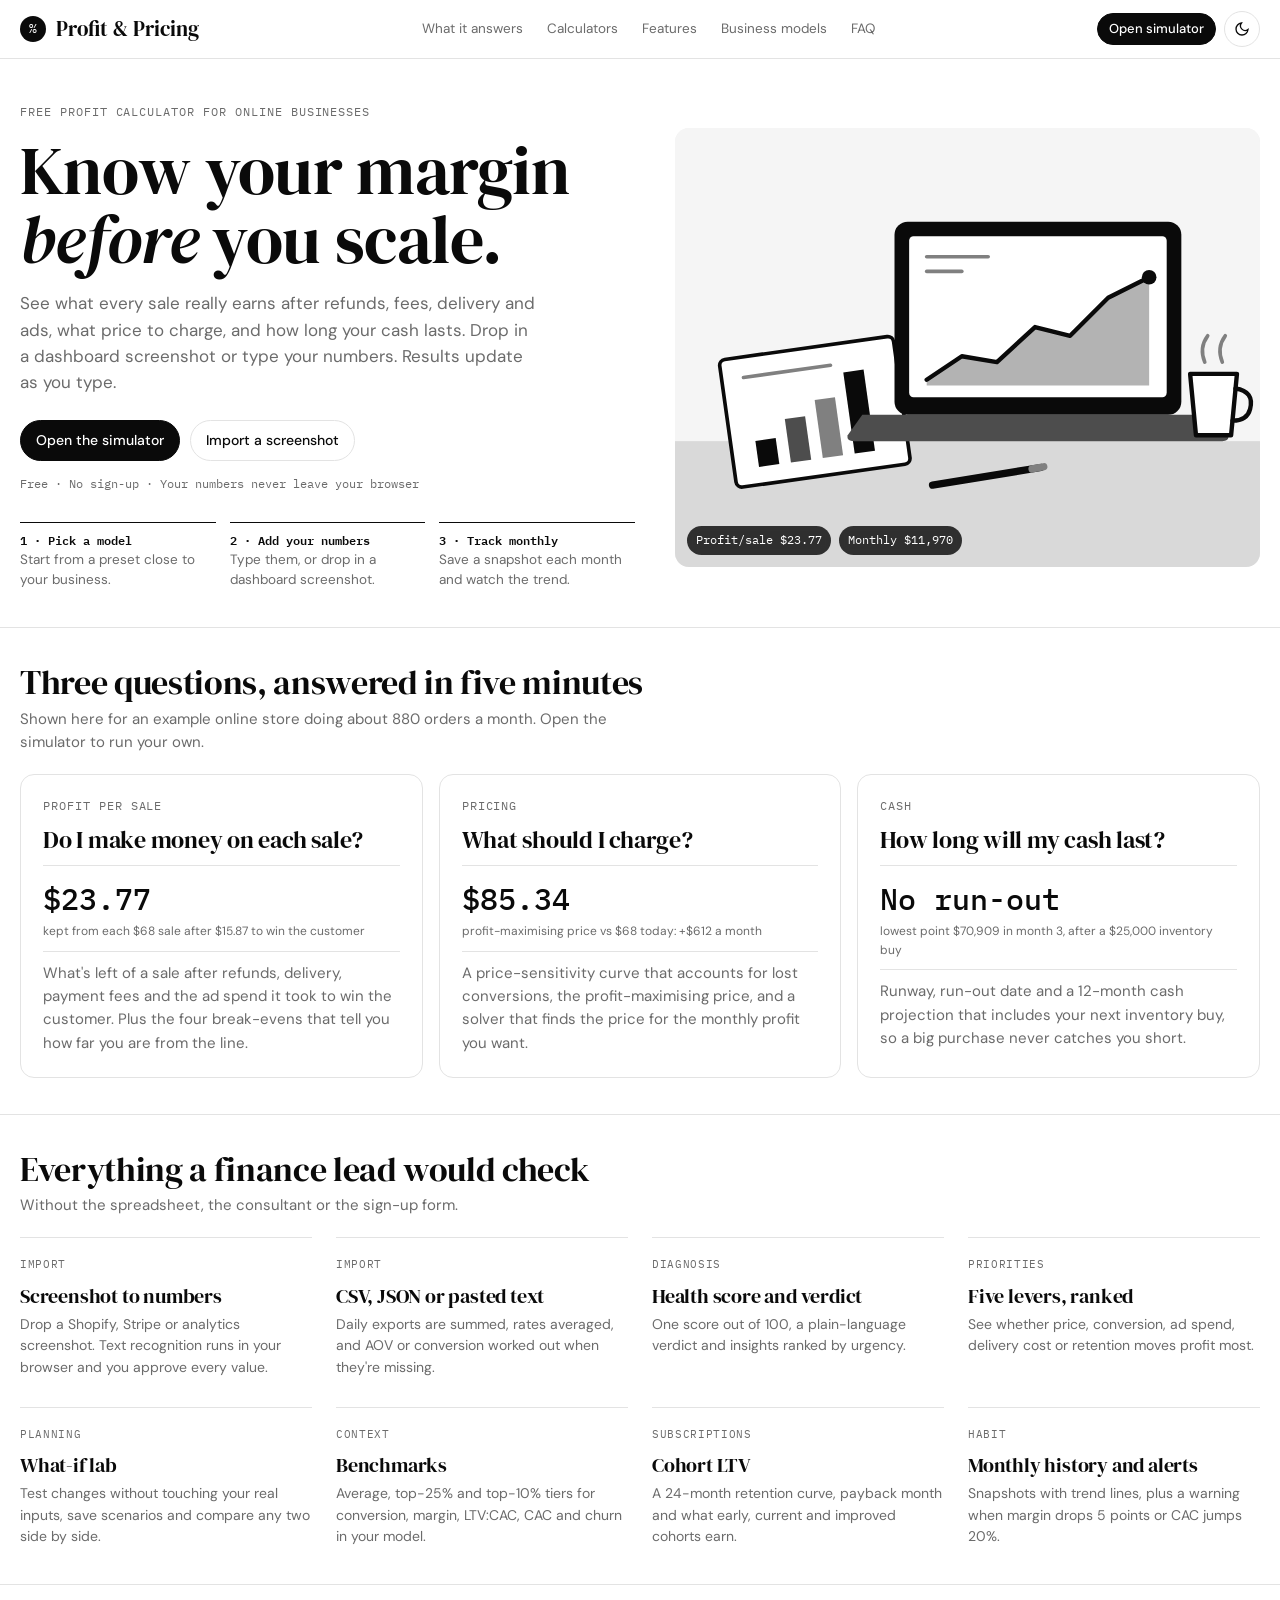
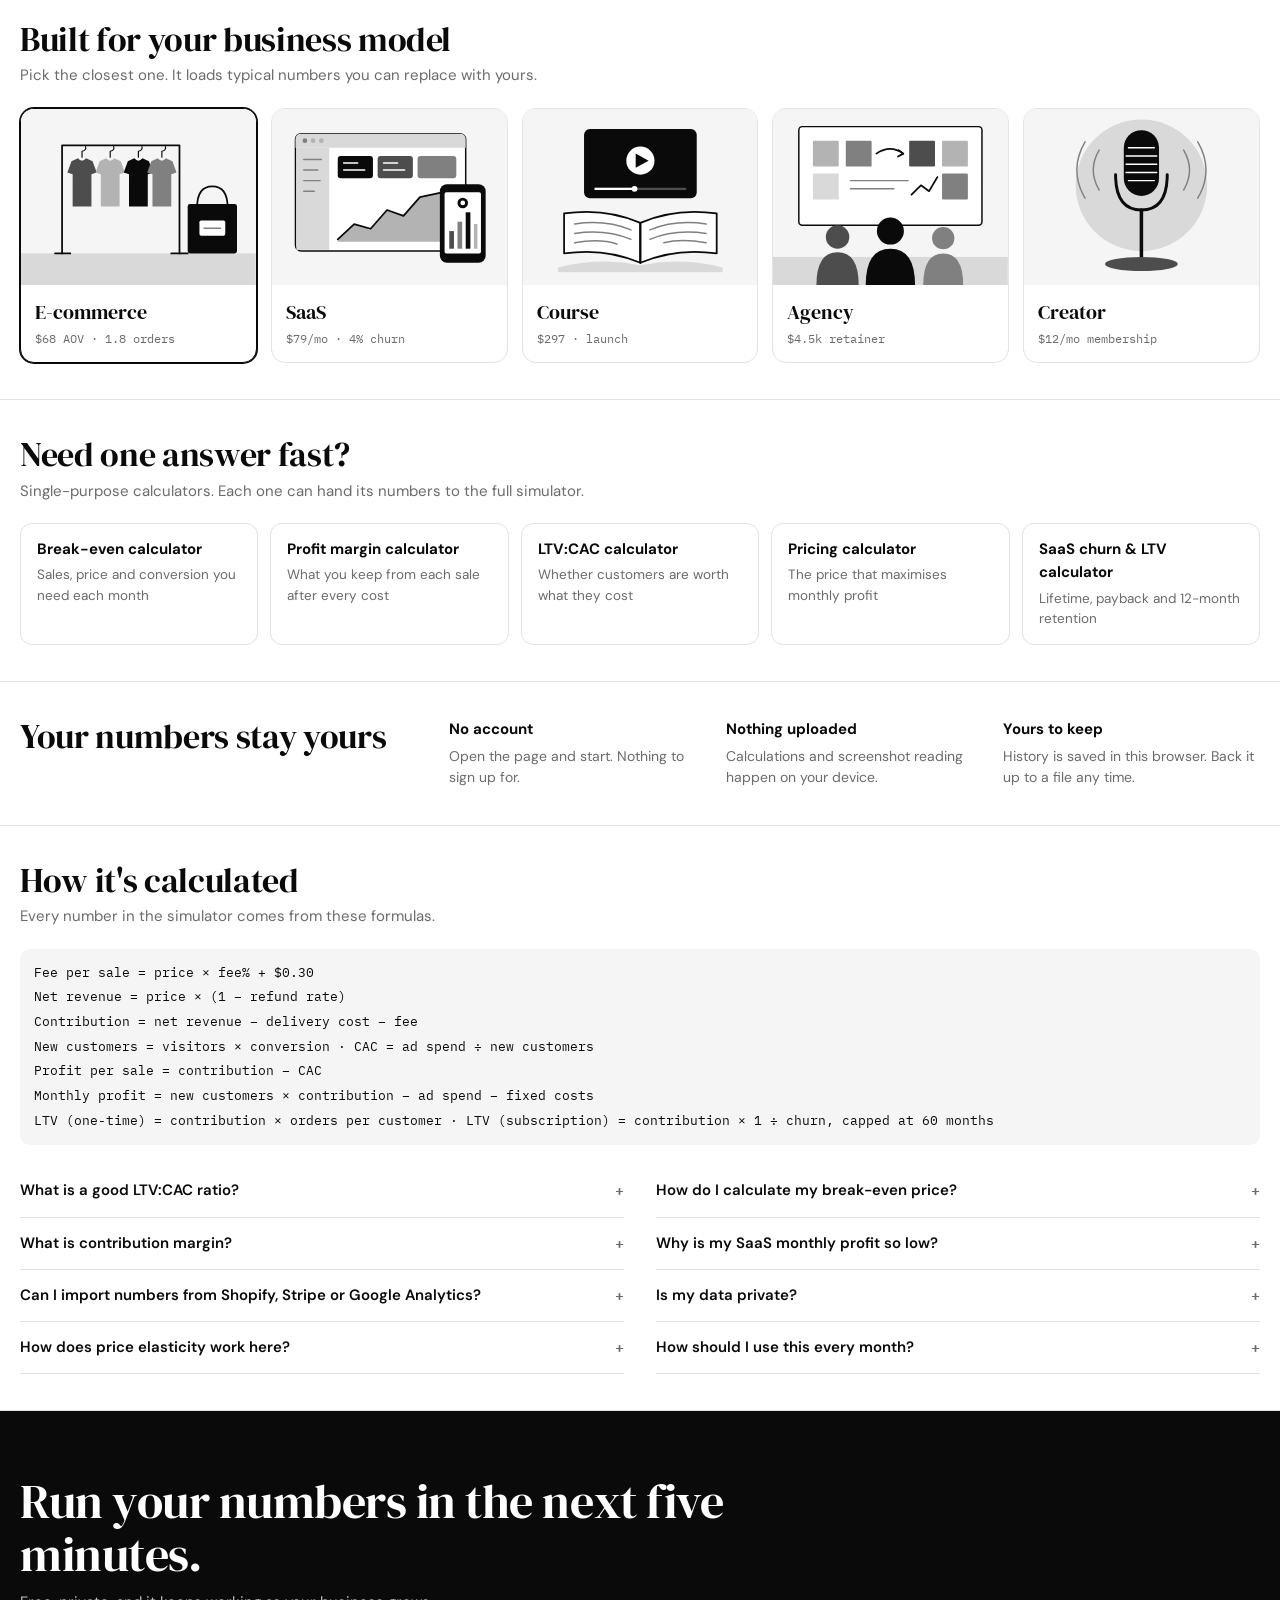
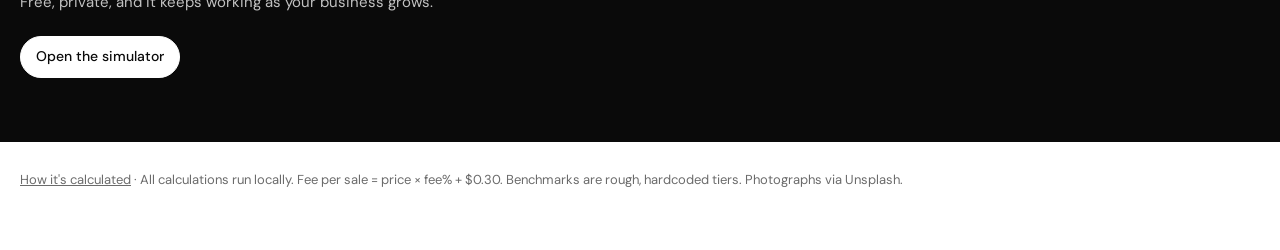
<file: index.html>
<!doctype html>
<html lang="en">
<head>
<meta charset="utf-8">
<meta name="viewport" content="width=device-width, initial-scale=1">
<title>Profit & Pricing Simulator — Free Unit Economics Calculator</title>
<meta name="description" content="Free profit calculator for online businesses. See profit per sale, CAC, LTV:CAC, break-even price and cash runway as you type. Import a dashboard screenshot or CSV. No sign-up; nothing leaves your browser.">
<meta name="theme-color" content="#0a0a0a">
<link rel="canonical" href="https://mitchmoneyy.github.io/profit-pricing-simulator/">
<meta property="og:url" content="https://mitchmoneyy.github.io/profit-pricing-simulator/">
<meta property="og:type" content="website">
<meta property="og:title" content="Profit & Pricing Simulator">
<meta property="og:description" content="Know your margin before you scale. Profit per sale, LTV:CAC, break-evens, price sensitivity and runway for e-commerce, SaaS, courses, agencies and creators.">
<meta name="twitter:card" content="summary_large_image">
<meta property="og:image" content="https://mitchmoneyy.github.io/profit-pricing-simulator/og-image.png">
<meta property="og:image:width" content="1200">
<meta property="og:image:height" content="630">
<meta property="og:image:alt" content="Profit & Pricing Simulator: know your margin before you scale. Example store with $23.77 profit per sale and LTV:CAC of 4.5x.">
<meta name="twitter:image" content="https://mitchmoneyy.github.io/profit-pricing-simulator/og-image.png">
<link rel="icon" href="icon.svg" type="image/svg+xml">
<link rel="icon" href="icon-192.png" type="image/png" sizes="192x192">
<link rel="apple-touch-icon" href="apple-touch-icon.png">
<link rel="manifest" href="manifest.webmanifest">
<meta name="twitter:title" content="Profit & Pricing Simulator">
<meta name="twitter:description" content="Free unit-economics calculator: profit per sale, LTV:CAC, break-evens and runway, live in your browser.">
<script type="application/ld+json">{"@context":"https://schema.org","@type":"WebApplication","name":"Profit & Pricing Simulator","applicationCategory":"BusinessApplication","operatingSystem":"Any (web browser)","isAccessibleForFree":true,"offers":{"@type":"Offer","price":"0","priceCurrency":"USD"},"description":"Free unit-economics calculator for online businesses: profit per sale, CAC, LTV:CAC, break-even price, price sensitivity, cohort LTV and cash runway.","featureList":["Dashboard screenshot import with in-browser OCR","CSV, TSV and JSON import","Break-even price, sales, conversion and CAC","Price sensitivity chart and target-profit price solver","Benchmarks for e-commerce, SaaS, course, agency and creator businesses","Snapshot history with margin and CAC alerts","Cash runway projection"]}</script>
<link rel="preconnect" href="https://fonts.googleapis.com">
<link rel="preconnect" href="https://fonts.gstatic.com" crossorigin>
<link href="https://fonts.googleapis.com/css2?family=DM+Sans:opsz,wght@9..40,400;9..40,500;9..40,600;9..40,700&family=DM+Serif+Display:ital@0;1&family=IBM+Plex+Mono:wght@400;500;600&display=swap" rel="stylesheet">
<script>
  // Apply saved theme before paint
  try { var t = localStorage.getItem('pps.theme'); if (t) document.documentElement.setAttribute('data-theme', t); } catch (e) {}
</script>
<style>
:root{
  --bg:#ffffff; --fg:#0a0a0a; --muted:#6b6b6b; --faint:#9b9b9b; --line:#e3e3e3; --soft:#f5f5f5; --card:#ffffff;
  --btn-bg:#0a0a0a; --btn-fg:#ffffff; --g1:#0a0a0a; --g2:#4d4d4d; --g3:#808080; --g4:#b3b3b3; --g5:#d9d9d9;
  --shadow:0 1px 0 rgba(0,0,0,.04);
  --serif:'DM Serif Display',Georgia,serif; --sans:'DM Sans',system-ui,-apple-system,Segoe UI,sans-serif; --mono:'IBM Plex Mono',ui-monospace,Menlo,monospace;
  color-scheme:light;
}
@media (prefers-color-scheme:dark){
  :root:not([data-theme="light"]){
    --bg:#0d0d0d; --fg:#e8e8e8; --muted:#9a9a9a; --faint:#6e6e6e; --line:#2a2a2a; --soft:#161616; --card:#121212;
    --btn-bg:#e8e8e8; --btn-fg:#0d0d0d; --g1:#e8e8e8; --g2:#b0b0b0; --g3:#808080; --g4:#555555; --g5:#333333;
    color-scheme:dark;
  }
}
:root[data-theme="dark"]{
  --bg:#0d0d0d; --fg:#e8e8e8; --muted:#9a9a9a; --faint:#6e6e6e; --line:#2a2a2a; --soft:#161616; --card:#121212;
  --btn-bg:#e8e8e8; --btn-fg:#0d0d0d; --g1:#e8e8e8; --g2:#b0b0b0; --g3:#808080; --g4:#555555; --g5:#333333;
  color-scheme:dark;
}
*{box-sizing:border-box}
[hidden]{display:none!important}
html{-webkit-text-size-adjust:100%;scroll-behavior:smooth;scroll-padding-top:80px}
body::before{content:"";position:fixed;inset:0 0 auto;height:env(safe-area-inset-top, 0px);z-index:41;background:var(--bg)}
body{margin:0;background:var(--bg);color:var(--fg);font:15px/1.55 var(--sans);-webkit-font-smoothing:antialiased}
h1,h2,h3{font-family:var(--serif);font-weight:400;letter-spacing:-.01em;margin:0}
h2{font-size:clamp(26px,3.4vw,34px);line-height:1.1}
h3{font-size:21px;line-height:1.2}
p{margin:0}
a{color:inherit}
.mono,.num{font-family:var(--mono);font-variant-numeric:tabular-nums}
.muted{color:var(--muted)}
.small{font-size:13px}
.wrap{max-width:1280px;margin:0 auto;padding-left:max(20px, env(safe-area-inset-left, 0px));padding-right:max(20px, env(safe-area-inset-right, 0px))}
button,input,select,textarea{font:inherit;color:inherit}
.btn{display:inline-flex;align-items:center;justify-content:center;gap:6px;border:1px solid var(--btn-bg);background:var(--btn-bg);color:var(--btn-fg);padding:9px 15px;border-radius:999px;font-size:14px;font-weight:500;cursor:pointer;white-space:nowrap;text-decoration:none;transition:opacity .15s}
.btn:hover{opacity:.85}
.btn.ghost{background:transparent;color:var(--fg);border-color:var(--line)}
.btn.ghost:hover{border-color:var(--fg);opacity:1}
.btn.sm{padding:5px 11px;font-size:13px}
.btn:focus-visible,input:focus-visible,select:focus-visible,textarea:focus-visible,.preset:focus-visible,.drop:focus-visible{outline:2px solid var(--fg);outline-offset:2px}
input[type=number],input[type=text],select,textarea{background:var(--card);border:1px solid var(--line);border-radius:8px;padding:8px 10px;width:100%;min-width:0}
input[type=number]:focus,input[type=text]:focus,select:focus,textarea:focus{border-color:var(--fg);outline:none}
textarea{resize:vertical;font-family:var(--mono);font-size:13px}
input[type=range]{-webkit-appearance:none;appearance:none;width:100%;height:20px;background:transparent;margin:2px 0 0}
input[type=range]::-webkit-slider-runnable-track{height:3px;background:var(--line);border-radius:3px}
input[type=range]::-webkit-slider-thumb{-webkit-appearance:none;width:16px;height:16px;border-radius:50%;background:var(--fg);margin-top:-6.5px;border:2px solid var(--bg);box-shadow:0 0 0 1px var(--fg)}
input[type=range]::-moz-range-track{height:3px;background:var(--line);border-radius:3px}
input[type=range]::-moz-range-thumb{width:13px;height:13px;border-radius:50%;background:var(--fg);border:2px solid var(--bg)}

/* Header */
.top{border-bottom:1px solid var(--line);background:var(--bg)}
.top .wrap{display:flex;align-items:center;justify-content:space-between;gap:12px;height:58px}
.brand{display:flex;align-items:center;gap:10px;font-family:var(--serif);font-size:21px;text-decoration:none;white-space:nowrap}
.brand-mark{width:26px;height:26px;border-radius:50%;background:var(--fg);color:var(--bg);display:grid;place-items:center;font-family:var(--mono);font-size:13px}
.nav{display:flex;gap:4px;overflow-x:auto;scrollbar-width:none;min-width:0}
.nav::-webkit-scrollbar{display:none}
.nav a{font-size:13.5px;color:var(--muted);text-decoration:none;padding:6px 10px;border-radius:999px;white-space:nowrap}
.nav a:hover{color:var(--fg);background:var(--soft)}
.icon-btn{width:36px;height:36px;border-radius:50%;border:1px solid var(--line);background:transparent;cursor:pointer;display:grid;place-items:center;flex:none}
.icon-btn:hover{border-color:var(--fg)}

/* Hero */
.hero{padding:44px 0 36px;border-bottom:1px solid var(--line)}
.hero .wrap{display:grid;grid-template-columns:minmax(0,1.05fr) minmax(0,1fr);gap:40px;align-items:center}
.eyebrow{font-family:var(--mono);font-size:12px;letter-spacing:.08em;text-transform:uppercase;color:var(--muted)}
.hero h1{font-size:clamp(38px,5.6vw,68px);line-height:1.02;margin:14px 0 16px}
.hero h1 em{font-style:italic}
.hero p.lead{font-size:17px;color:var(--muted);max-width:520px}
.hero .ctas{display:flex;gap:10px;margin-top:24px;flex-wrap:wrap}
.hero-photo{position:relative;aspect-ratio:4/3;border-radius:14px;overflow:hidden;background:var(--soft)}
.photo{width:100%;height:100%;object-fit:cover;filter:grayscale(1) contrast(1.05);display:block}
.art{width:100%;height:100%;display:block}
.art .bg{fill:var(--soft)} .art .k{fill:var(--g1)} .art .d{fill:var(--g2)} .art .m{fill:var(--g3)} .art .l{fill:var(--g4)} .art .x{fill:var(--g5)} .art .w{fill:var(--card)}
.art .s{fill:none;stroke:var(--g1);stroke-width:3;stroke-linecap:round;stroke-linejoin:round}
.art .s2{fill:none;stroke:var(--g3);stroke-width:2.5;stroke-linecap:round;stroke-linejoin:round}
.art .sw{fill:none;stroke:var(--card);stroke-width:2.5;stroke-linecap:round}
.art .sk{stroke:var(--g1);stroke-width:2.5}
.hero-photo .caption{position:absolute;left:12px;bottom:12px;right:12px;display:flex;gap:8px;flex-wrap:wrap}
.chip{background:rgba(10,10,10,.82);color:#fff;font-family:var(--mono);font-size:12px;padding:5px 9px;border-radius:999px;backdrop-filter:blur(4px)}

/* Sticky profit bar */
.livebar{position:sticky;top:env(safe-area-inset-top, 0px);z-index:40;background:var(--bg);border-bottom:1px solid var(--line);box-shadow:var(--shadow)}
.livebar .wrap{display:flex;align-items:center;gap:20px;min-height:54px;padding-top:6px;padding-bottom:6px}
.lb-item{display:flex;flex-direction:column;line-height:1.2;min-width:0}
.lb-item span:first-child{font-size:11px;color:var(--muted);text-transform:uppercase;letter-spacing:.06em}
.lb-item .num{font-size:17px;font-weight:500;white-space:nowrap}
.lb-item.main .num{font-size:21px}
.lb-actions{margin-left:auto;display:flex;gap:8px}
.lb-verdict{font-size:13px;color:var(--muted);white-space:nowrap;overflow:hidden;text-overflow:ellipsis;min-width:0}

/* Sections */
.section{padding:36px 0;border-bottom:1px solid var(--line)}
.sec-head{display:flex;justify-content:space-between;align-items:flex-end;gap:16px;margin-bottom:20px;flex-wrap:wrap}
.sec-head p{color:var(--muted);max-width:620px;margin-top:6px}
.card{background:var(--card);border:1px solid var(--line);border-radius:14px;padding:20px;min-width:0}
.card h3{margin-bottom:4px}
.card .sub{color:var(--muted);font-size:13.5px;margin-bottom:14px}
.grid2{display:grid;grid-template-columns:repeat(2,minmax(0,1fr));gap:16px}
.stack{display:flex;flex-direction:column;gap:16px;min-width:0}
.row{display:flex;gap:8px;flex-wrap:wrap;align-items:center}

/* Presets */
.presets{display:grid;grid-template-columns:repeat(5,minmax(0,1fr));gap:14px}
.preset{border:1px solid var(--line);border-radius:14px;overflow:hidden;background:var(--card);cursor:pointer;text-align:left;padding:0;display:flex;flex-direction:column;transition:border-color .15s,transform .15s}
.preset:hover{border-color:var(--fg);transform:translateY(-2px)}
.preset.active{border-color:var(--fg);box-shadow:0 0 0 1px var(--fg)}
.preset .ph{aspect-ratio:4/3;overflow:hidden;background:var(--soft)}
.preset .ph img{transition:transform .4s}
.preset:hover .ph img{transform:scale(1.04)}
.preset .body{padding:12px 14px 14px}
.preset .name{font-family:var(--serif);font-size:20px}
.preset .meta{font-family:var(--mono);font-size:12px;color:var(--muted);margin-top:2px}

/* Import */
.import-grid{display:grid;grid-template-columns:minmax(0,1fr) minmax(0,1fr);gap:16px}
.drop{border:1.5px dashed var(--g4);border-radius:14px;padding:26px;display:flex;flex-direction:column;align-items:center;justify-content:center;text-align:center;gap:8px;min-height:220px;transition:background .15s,border-color .15s}
.drop.over{background:var(--soft);border-color:var(--fg)}
.drop strong{font-family:var(--serif);font-weight:400;font-size:23px}
.drop .types{font-family:var(--mono);font-size:12px;color:var(--muted)}
.progress{width:100%;max-width:340px;margin-top:6px}
.progress .track{height:4px;background:var(--line);border-radius:4px;overflow:hidden}
.progress .bar{height:100%;width:0;background:var(--fg);transition:width .2s}
.progress span{font-size:12px;color:var(--muted);font-family:var(--mono)}
.detected{margin-top:16px}
.det-table td input[type=number]{width:120px;padding:5px 8px}
.conf{font-family:var(--mono);font-size:11px;padding:2px 7px;border-radius:999px;border:1px solid var(--line);color:var(--muted);white-space:nowrap}
.conf.high{border-color:var(--fg);color:var(--fg)}
.src{font-family:var(--mono);font-size:12px;color:var(--muted);max-width:280px;overflow:hidden;text-overflow:ellipsis;white-space:nowrap}

/* Layout */
.layout{display:grid;grid-template-columns:340px minmax(0,1fr);gap:24px;align-items:start;padding-top:28px;padding-bottom:28px}
.inputs{position:sticky;top:70px;max-height:calc(100vh - 84px);overflow:auto;padding:18px}
.inputs h3{margin-bottom:12px}
.seg{display:grid;grid-template-columns:1fr 1fr;border:1px solid var(--line);border-radius:999px;padding:3px;margin-bottom:10px}
.seg button{border:0;background:transparent;padding:6px 8px;border-radius:999px;cursor:pointer;font-size:13.5px;color:var(--muted)}
.seg button.on{background:var(--btn-bg);color:var(--btn-fg)}
.group-title{font-family:var(--mono);font-size:11px;letter-spacing:.08em;text-transform:uppercase;color:var(--muted);margin:16px 0 6px;padding-top:12px;border-top:1px solid var(--line)}
.field{padding:6px 0}
.field.inactive{opacity:.45}
.field-top{display:flex;justify-content:space-between;align-items:center;gap:10px}
.field label{font-size:13.5px}
.num-wrap{display:flex;align-items:center;border:1px solid var(--line);border-radius:8px;background:var(--card);width:118px;flex:none;padding:0 8px}
.num-wrap:focus-within{border-color:var(--fg)}
.num-wrap input{border:0;padding:6px 0;text-align:right;font-family:var(--mono);font-size:13.5px;background:transparent;-moz-appearance:textfield}
.num-wrap input::-webkit-outer-spin-button,.num-wrap input::-webkit-inner-spin-button{-webkit-appearance:none;margin:0}
.num-wrap .u{font-family:var(--mono);font-size:12px;color:var(--muted)}
.hint{font-size:11.5px;color:var(--faint)}
.results{display:flex;flex-direction:column;gap:16px;min-width:0}
.rsec{scroll-margin-top:70px}

/* Overview */
.overview{display:grid;grid-template-columns:260px minmax(0,1fr);gap:20px;align-items:center}
.gauge svg{width:100%;height:auto;display:block}
.verdict h3{font-size:28px}
.verdict p{color:var(--muted);margin-top:6px}
.kpis{display:grid;grid-template-columns:repeat(3,minmax(0,1fr));gap:12px;margin-top:18px}
.kpi{border:1px solid var(--line);border-radius:12px;padding:12px 14px;min-width:0}
.kpi .lbl{font-size:12.5px;color:var(--muted);display:flex;justify-content:space-between;gap:4px 6px;align-items:center;flex-wrap:wrap}
.kpi .val{font-family:var(--mono);font-size:24px;font-weight:500;margin-top:4px;white-space:nowrap;overflow:hidden;text-overflow:ellipsis}
.kpi .foot{font-size:12px;color:var(--muted);margin-top:2px}
.badge{font-family:var(--mono);font-size:10.5px;padding:2px 7px;border-radius:999px;border:1px solid var(--line);white-space:nowrap;color:var(--muted)}
.badge.t10{background:var(--fg);color:var(--bg);border-color:var(--fg)}
.badge.t25{border-color:var(--fg);color:var(--fg)}
.badge.avg{border-color:var(--g3);color:var(--fg)}
.badge.below{border-style:dashed;border-color:var(--g3)}

/* Breakdown */
.stackbar{position:relative;display:flex;height:40px;border-radius:8px;overflow:hidden;background:var(--soft);margin:6px 0 10px}
.stackbar div{height:100%;min-width:0}
.sw-fg{background:var(--g1)} .sw-g2{background:var(--g2)} .sw-g3{background:var(--g3)} .sw-g4{background:var(--g4)} .sw-g5{background:var(--g5)}
.sw-hatch{background:repeating-linear-gradient(135deg,var(--g3) 0 4px,var(--g5) 4px 8px)}
.price-mark{position:absolute;top:-4px;bottom:-4px;width:2px;background:var(--fg)}
.legend{display:flex;flex-direction:column;gap:4px}
.legend .li{display:grid;grid-template-columns:14px minmax(0,1fr) auto auto;gap:10px;align-items:center;font-size:13.5px;padding:4px 0;border-bottom:1px dashed var(--line)}
.legend .li:last-child{border-bottom:0}
.legend .sw{width:12px;height:12px;border-radius:3px}
.legend .num{text-align:right}
.legend .pc{color:var(--muted);width:52px;text-align:right;font-family:var(--mono);font-size:12px}
.be{display:grid;grid-template-columns:repeat(2,minmax(0,1fr));gap:10px}
.be-item{border:1px solid var(--line);border-radius:12px;padding:12px}
.be-item .lbl{font-size:12.5px;color:var(--muted)}
.be-item .val{font-family:var(--mono);font-size:20px;margin-top:2px}
.be-item .cmp{font-size:12px;margin-top:4px;color:var(--muted)}
.be-item .ok{color:var(--fg);font-weight:600}

/* Insights */
.insights{display:flex;flex-direction:column}
.ins{display:grid;grid-template-columns:88px minmax(0,1fr);gap:14px;padding:12px 0;border-bottom:1px solid var(--line)}
.ins:last-child{border-bottom:0}
.ins .t{font-weight:600}
.ins .b{color:var(--muted);font-size:14px;margin-top:2px}
.sev{font-family:var(--mono);font-size:11px;text-transform:uppercase;letter-spacing:.05em;padding:3px 8px;border-radius:999px;border:1px solid var(--line);height:max-content;text-align:center;color:var(--muted)}
.sev.s3{background:var(--fg);color:var(--bg);border-color:var(--fg)}
.sev.s2{border-color:var(--fg);color:var(--fg)}
.sev.s0{border-style:dashed}

/* Tables */
.tbl-wrap{overflow-x:auto;-webkit-overflow-scrolling:touch;margin:0 -4px;padding:0 4px}
table{width:100%;border-collapse:collapse;font-size:13.5px}
th{font-weight:500;color:var(--muted);text-align:left;font-size:12px;text-transform:uppercase;letter-spacing:.05em;padding:8px;border-bottom:1px solid var(--line);white-space:nowrap}
td{padding:9px 8px;border-bottom:1px solid var(--line);vertical-align:middle}
tr:last-child td{border-bottom:0}
td.num,th.num{text-align:right;white-space:nowrap}
.rank{font-family:var(--mono);width:26px;height:26px;border-radius:50%;border:1px solid var(--line);display:grid;place-items:center;font-size:12px}
tr.top1 .rank{background:var(--fg);color:var(--bg);border-color:var(--fg)}
.minibar{height:6px;background:var(--soft);border-radius:6px;min-width:60px;overflow:hidden}
.minibar div{height:100%;background:var(--fg)}
.pos{font-weight:600}
.neg{color:var(--muted)}

/* What-if */
.wi-grid{display:grid;grid-template-columns:minmax(0,1fr) minmax(0,1fr);gap:20px}
.wi-slider{padding:6px 0}
.wi-slider .field-top .num{font-size:13px;min-width:56px;text-align:right}
.scen-list{display:flex;flex-direction:column;gap:6px;margin-top:10px}
.scen{display:flex;align-items:center;gap:8px;border:1px solid var(--line);border-radius:10px;padding:8px 10px;flex-wrap:wrap}
.scen .nm{font-weight:500;flex:1;min-width:100px;overflow:hidden;text-overflow:ellipsis;white-space:nowrap}

/* Charts */
.chart-wrap{position:relative;width:100%}
.chart-wrap svg{width:100%;height:auto;display:block;overflow:visible;touch-action:pan-y}
.ax{font-family:var(--mono);font-size:10.5px;fill:var(--muted)}
.gridl{stroke:var(--line);stroke-width:1}
.zero{stroke:var(--g3);stroke-width:1;stroke-dasharray:3 3}
.s-main{stroke:var(--fg);stroke-width:2.2;fill:none}
.s-alt{stroke:var(--g3);stroke-width:1.6;fill:none;stroke-dasharray:5 4}
.s-alt2{stroke:var(--g3);stroke-width:1.8;fill:none}
.s-alt3{stroke:var(--g4);stroke-width:1.6;fill:none;stroke-dasharray:2 3}
.area{fill:var(--fg);opacity:.06}
.mk{stroke:var(--fg);stroke-width:1;stroke-dasharray:2 3}
.mk-lbl{font-family:var(--mono);font-size:10.5px;fill:var(--fg)}
.dot{fill:var(--bg);stroke:var(--fg);stroke-width:2}
.cross{stroke:var(--fg);stroke-width:1;opacity:.5}
.tip{position:absolute;pointer-events:none;background:var(--fg);color:var(--bg);font-family:var(--mono);font-size:12px;padding:7px 9px;border-radius:8px;white-space:nowrap;opacity:0;transition:opacity .1s;z-index:5;line-height:1.45}
.tip.on{opacity:1}
.chart-legend{display:flex;gap:14px;flex-wrap:wrap;font-size:12.5px;color:var(--muted);margin-top:6px}
.chart-legend i{display:inline-block;width:18px;height:0;border-top:2px solid var(--fg);vertical-align:middle;margin-right:6px}
.chart-legend i.alt{border-top:2px dashed var(--g3)}
.chart-legend i.alt2{border-top:2px solid var(--g3)}
.chart-legend i.alt3{border-top:2px dotted var(--g4)}
.bar-pos{fill:var(--fg)}
.bar-neg{fill:var(--g4)}
.spark{width:100%;height:44px;display:block}
.spark path{fill:none;stroke:var(--fg);stroke-width:1.6}
.spark circle{fill:var(--fg)}
.solver-out{display:grid;grid-template-columns:repeat(2,minmax(0,1fr));gap:10px;margin-top:12px}

/* Benchmarks */
.tierbar{position:relative;height:6px;background:var(--soft);border-radius:6px;min-width:110px}
.tierbar .tk{position:absolute;top:-3px;width:1px;height:12px;background:var(--g3)}
.tierbar .you{position:absolute;top:-4px;width:10px;height:14px;margin-left:-5px;border-radius:3px;background:var(--fg)}

/* History */
.sparks{display:grid;grid-template-columns:repeat(3,minmax(0,1fr));gap:12px}
.spark-card{border:1px solid var(--line);border-radius:12px;padding:12px}
.spark-card .lbl{font-size:12.5px;color:var(--muted)}
.spark-card .val{font-family:var(--mono);font-size:18px}
.alerts{display:flex;flex-direction:column;gap:8px;margin:14px 0}
.alert{border:1px solid var(--fg);border-left-width:4px;border-radius:10px;padding:10px 12px;font-size:14px}
.alert .when{font-family:var(--mono);font-size:11.5px;color:var(--muted)}
.empty{color:var(--muted);font-size:14px;padding:14px;border:1px dashed var(--line);border-radius:10px;text-align:center}

/* Share */
.code-box{font-family:var(--mono);font-size:12px;word-break:break-all;background:var(--soft);border-radius:10px;padding:10px 12px;max-height:90px;overflow:auto}
.cmp-better{font-weight:600}

/* Guide banner + FAQ */
.guide{display:flex;gap:14px;align-items:center;justify-content:space-between;flex-wrap:wrap;border:1px solid var(--fg);border-radius:14px;padding:14px 16px;background:var(--card)}
.guide .gt{font-weight:600}
.guide .gb{color:var(--muted);font-size:14px;margin-top:2px;max-width:640px}
.guide .row{flex:0 1 auto;min-width:0}
.lb-goal{min-width:96px}
.lb-goal .gbar{height:4px;background:var(--line);border-radius:4px;margin-top:4px;overflow:hidden}
.lb-goal .gbar div{height:100%;background:var(--fg)}
.faq{display:grid;grid-template-columns:minmax(0,1fr) minmax(0,1fr);gap:0 32px}
.faq details{border-bottom:1px solid var(--line);padding:14px 0}
.faq summary{cursor:pointer;font-weight:600;list-style:none;display:flex;justify-content:space-between;gap:12px}
.faq summary::-webkit-details-marker{display:none}
.faq summary::after{content:'+';font-family:var(--mono);color:var(--muted)}
.faq details[open] summary::after{content:'−'}
.faq details p{color:var(--muted);margin-top:8px;font-size:14.5px;max-width:62ch}
.formula{font-family:var(--mono);font-size:13px;background:var(--soft);border-radius:10px;padding:12px 14px;line-height:1.9;overflow-x:auto;white-space:nowrap}

/* Landing */
.v-app .nav-landing,.v-app .hdr-cta,.v-landing .nav-app{display:none}
.trust{font-family:var(--mono);font-size:12px;color:var(--muted);margin-top:14px}
.steps{display:grid;grid-template-columns:repeat(3,minmax(0,1fr));gap:14px;margin-top:28px;max-width:620px}
.steps div{border-top:1px solid var(--fg);padding-top:8px;font-size:13.5px;color:var(--muted)}
.steps b{display:block;color:var(--fg);font-weight:600;font-family:var(--mono);font-size:12px}
.qgrid{display:grid;grid-template-columns:repeat(3,minmax(0,1fr));gap:16px}
.qcard{border:1px solid var(--line);border-radius:14px;padding:22px;display:flex;flex-direction:column;gap:10px;min-width:0}
.qcard h3{font-size:24px}
.qnum{font-size:30px;font-weight:500;border-top:1px solid var(--line);border-bottom:1px solid var(--line);padding:10px 0}
.qnum small{display:block;font-size:12px;color:var(--muted);font-weight:400;font-family:var(--sans)}
.fgrid{display:grid;grid-template-columns:repeat(4,minmax(0,1fr));gap:28px 24px}
.fgrid > div{border-top:1px solid var(--line);padding-top:14px;min-width:0}
.fgrid h3{font-size:20px;margin:8px 0 6px}
.fgrid p{color:var(--muted);font-size:14px}
.tag{font-family:var(--mono);font-size:11px;letter-spacing:.06em;text-transform:uppercase;color:var(--muted)}
.privacy{display:grid;grid-template-columns:minmax(0,1fr) minmax(0,2fr);gap:24px;align-items:start}
.pgrid{display:grid;grid-template-columns:repeat(3,minmax(0,1fr));gap:20px}
.pgrid p{font-size:14px;margin-top:4px}
.calc-links{display:grid;grid-template-columns:repeat(auto-fit,minmax(200px,1fr));gap:12px}
.calc-links a{border:1px solid var(--line);border-radius:12px;padding:14px 16px;text-decoration:none;display:flex;flex-direction:column;gap:4px}
.calc-links a:hover{border-color:var(--fg)}
.calc-links span{font-size:13.5px;color:var(--muted)}
.band{background:var(--fg);color:var(--bg);padding:64px 0;text-align:left}
.band h2{font-size:clamp(30px,4.4vw,48px);max-width:720px}
.band p{opacity:.75;margin:10px 0 22px}
.band .btn{background:var(--bg);color:var(--fg);border-color:var(--bg)}
@media (max-width:1000px){.fgrid{grid-template-columns:repeat(2,minmax(0,1fr))}.qgrid{grid-template-columns:minmax(0,1fr)}.privacy{grid-template-columns:minmax(0,1fr)}}
@media (max-width:900px){.faq{grid-template-columns:minmax(0,1fr)}}
@media (max-width:640px){.steps,.pgrid,.fgrid{grid-template-columns:minmax(0,1fr)}.lb-goal{display:none}.band{padding:44px 0}}
@media (max-width:420px){.brand{font-size:18px;gap:8px}.brand-mark{width:22px;height:22px;font-size:11px}.top .wrap{gap:8px}}
@media (max-width:360px){.hdr-cta{display:none}}
@media (max-width:520px){#installBtn{display:none!important}}

/* Summary */
pre.summary{font-family:var(--mono);font-size:12px;background:var(--soft);border-radius:10px;padding:14px;max-height:340px;overflow:auto;white-space:pre-wrap;word-break:break-word;margin:12px 0 0}

/* Toast */
.toast{position:fixed;left:50%;bottom:22px;transform:translateX(-50%) translateY(20px);background:var(--btn-bg);color:var(--btn-fg);padding:10px 16px;border-radius:999px;font-size:14px;opacity:0;pointer-events:none;transition:all .2s;z-index:60;max-width:calc(100vw - 32px);text-align:center}
.toast.on{opacity:1;transform:translateX(-50%) translateY(0)}

footer{padding:28px 0 60px;color:var(--muted);font-size:13px}

/* Responsive */
@media (max-width:1100px){
  .presets{grid-template-columns:repeat(3,minmax(0,1fr))}
  .overview{grid-template-columns:200px minmax(0,1fr)}
}
@media (max-width:900px){
  .layout{grid-template-columns:minmax(0,1fr)}
  .inputs{position:static;max-height:none}
  .hero .wrap{grid-template-columns:minmax(0,1fr);gap:24px}
  .import-grid,.grid2,.wi-grid{grid-template-columns:minmax(0,1fr)}
  .lb-verdict{display:none}
  .nav{display:none}
}
@media (max-width:640px){
  .wrap{padding-left:max(16px, env(safe-area-inset-left, 0px));padding-right:max(16px, env(safe-area-inset-right, 0px))}
  .presets{grid-template-columns:repeat(2,minmax(0,1fr))}
  .presets .preset:last-child{grid-column:span 2}
  .presets .preset:last-child .ph{aspect-ratio:8/3}
  .overview{grid-template-columns:minmax(0,1fr)}
  .gauge{max-width:240px;margin:0 auto}
  .verdict{text-align:center}
  .kpis{grid-template-columns:repeat(2,minmax(0,1fr))}
  .kpi .val{font-size:20px}
  .be,.solver-out{grid-template-columns:minmax(0,1fr)}
  .sparks{grid-template-columns:minmax(0,1fr)}
  .ins{grid-template-columns:minmax(0,1fr);gap:6px}
  .sev{justify-self:start}
  .livebar .wrap{gap:14px}
  .lb-hide-sm{display:none}
  .lb-actions .btn{padding:7px 11px}
  .lb-actions .lb-share{display:none}
  .card{padding:16px}
  .hero{padding:28px 0}
}
@media (prefers-reduced-motion:reduce){*{transition:none!important;scroll-behavior:auto!important}}
@media print{.livebar,.top .nav,.icon-btn,.lb-actions{display:none}}
</style>
</head>
<body>

<header class="top">
  <div class="wrap">
    <a class="brand" href="#home"><span class="brand-mark">%</span>Profit &amp; Pricing</a>
    <nav class="nav nav-landing" aria-label="Page">
      <a href="#questions">What it answers</a><a href="#calculators">Calculators</a><a href="#features">Features</a><a href="#models">Business models</a><a href="#faq">FAQ</a>
    </nav>
    <nav class="nav nav-app" aria-label="Sections">
      <a href="#presets">Presets</a><a href="#import">Import</a><a href="#overview">Results</a><a href="#lab">What-if</a><a href="#pricing">Pricing</a><a href="#bench">Benchmarks</a><a href="#cohort">Cohorts</a><a href="#cash">Cash</a><a href="#history">History</a><a href="#share">Share</a>
    </nav>
    <div class="row" style="flex:none;flex-wrap:nowrap">
      <button class="btn ghost sm" id="installBtn" hidden>Install app</button>
      <a class="btn sm hdr-cta" href="#app">Open simulator</a>
      <button class="icon-btn" id="themeBtn" aria-label="Toggle dark mode" title="Toggle dark mode">
        <svg width="16" height="16" viewBox="0 0 24 24" fill="none" stroke="currentColor" stroke-width="2"><path d="M21 12.8A9 9 0 1 1 11.2 3a7 7 0 0 0 9.8 9.8z"/></svg>
      </button>
    </div>
  </div>
</header>

<div id="landing">
<section class="hero">
  <div class="wrap">
    <div>
      <div class="eyebrow">Free profit calculator for online businesses</div>
      <h1>Know your margin <em>before</em> you scale.</h1>
      <p class="lead">See what every sale really earns after refunds, fees, delivery and ads, what price to charge, and how long your cash lasts. Drop in a dashboard screenshot or type your numbers. Results update as you type.</p>
      <div class="ctas">
        <a class="btn" href="#app">Open the simulator</a>
        <a class="btn ghost" href="#app" data-then="import">Import a screenshot</a>
      </div>
      <div class="trust">Free · No sign-up · Your numbers never leave your browser</div>
      <div class="steps" aria-label="How it works">
        <div><b>1 · Pick a model</b>Start from a preset close to your business.</div>
        <div><b>2 · Add your numbers</b>Type them, or drop in a dashboard screenshot.</div>
        <div><b>3 · Track monthly</b>Save a snapshot each month and watch the trend.</div>
      </div>
    </div>
    <div class="hero-photo">
      <div class="media" id="heroMedia" style="width:100%;height:100%"></div>
      <div class="caption"><span class="chip" id="heroChip1">—</span><span class="chip" id="heroChip2">—</span></div>
    </div>
  </div>
</section>

<section class="section" id="questions">
  <div class="wrap">
    <div class="sec-head"><div><h2>Three questions, answered in five minutes</h2><p>Shown here for an example online store doing about 880 orders a month. Open the simulator to run your own.</p></div></div>
    <div class="qgrid">
      <div class="qcard"><div class="eyebrow">Profit per sale</div><h3>Do I make money on each sale?</h3><div class="qnum mono" id="qPps">—</div><p class="muted">What's left of a sale after refunds, delivery, payment fees and the ad spend it took to win the customer. Plus the four break-evens that tell you how far you are from the line.</p></div>
      <div class="qcard"><div class="eyebrow">Pricing</div><h3>What should I charge?</h3><div class="qnum mono" id="qPrice">—</div><p class="muted">A price-sensitivity curve that accounts for lost conversions, the profit-maximising price, and a solver that finds the price for the monthly profit you want.</p></div>
      <div class="qcard"><div class="eyebrow">Cash</div><h3>How long will my cash last?</h3><div class="qnum mono" id="qRunway">—</div><p class="muted">Runway, run-out date and a 12-month cash projection that includes your next inventory buy, so a big purchase never catches you short.</p></div>
    </div>
  </div>
</section>

<section class="section" id="features">
  <div class="wrap">
    <div class="sec-head"><div><h2>Everything a finance lead would check</h2><p>Without the spreadsheet, the consultant or the sign-up form.</p></div></div>
    <div class="fgrid">
      <div><span class="tag">Import</span><h3>Screenshot to numbers</h3><p>Drop a Shopify, Stripe or analytics screenshot. Text recognition runs in your browser and you approve every value.</p></div>
      <div><span class="tag">Import</span><h3>CSV, JSON or pasted text</h3><p>Daily exports are summed, rates averaged, and AOV or conversion worked out when they're missing.</p></div>
      <div><span class="tag">Diagnosis</span><h3>Health score and verdict</h3><p>One score out of 100, a plain-language verdict and insights ranked by urgency.</p></div>
      <div><span class="tag">Priorities</span><h3>Five levers, ranked</h3><p>See whether price, conversion, ad spend, delivery cost or retention moves profit most.</p></div>
      <div><span class="tag">Planning</span><h3>What-if lab</h3><p>Test changes without touching your real inputs, save scenarios and compare any two side by side.</p></div>
      <div><span class="tag">Context</span><h3>Benchmarks</h3><p>Average, top-25% and top-10% tiers for conversion, margin, LTV:CAC, CAC and churn in your model.</p></div>
      <div><span class="tag">Subscriptions</span><h3>Cohort LTV</h3><p>A 24-month retention curve, payback month and what early, current and improved cohorts earn.</p></div>
      <div><span class="tag">Habit</span><h3>Monthly history and alerts</h3><p>Snapshots with trend lines, plus a warning when margin drops 5 points or CAC jumps 20%.</p></div>
    </div>
  </div>
</section>

<section class="section" id="models">
  <div class="wrap">
    <div class="sec-head"><div><h2>Built for your business model</h2><p>Pick the closest one. It loads typical numbers you can replace with yours.</p></div></div>
    <div class="presets" data-grid="landing"></div>
  </div>
</section>

<section class="section" id="calculators">
  <div class="wrap">
    <div class="sec-head"><div><h2>Need one answer fast?</h2><p>Single-purpose calculators. Each one can hand its numbers to the full simulator.</p></div></div>
    <div class="calc-links">
      <a href="break-even-calculator/"><b>Break-even calculator</b><span>Sales, price and conversion you need each month</span></a>
      <a href="profit-margin-calculator/"><b>Profit margin calculator</b><span>What you keep from each sale after every cost</span></a>
      <a href="ltv-cac-calculator/"><b>LTV:CAC calculator</b><span>Whether customers are worth what they cost</span></a>
      <a href="pricing-calculator/"><b>Pricing calculator</b><span>The price that maximises monthly profit</span></a>
      <a href="saas-churn-ltv-calculator/"><b>SaaS churn &amp; LTV calculator</b><span>Lifetime, payback and 12-month retention</span></a>
    </div>
  </div>
</section>

<section class="section">
  <div class="wrap privacy">
    <div><h2>Your numbers stay yours</h2></div>
    <div class="pgrid">
      <div><b>No account</b><p class="muted">Open the page and start. Nothing to sign up for.</p></div>
      <div><b>Nothing uploaded</b><p class="muted">Calculations and screenshot reading happen on your device.</p></div>
      <div><b>Yours to keep</b><p class="muted">History is saved in this browser. Back it up to a file any time.</p></div>
    </div>
  </div>
</section>

<section class="section" id="faq">
  <div class="wrap">
    <div class="sec-head"><div><h2>How it's calculated</h2><p>Every number in the simulator comes from these formulas.</p></div></div>
    <div class="formula">Fee per sale = price × fee% + $0.30<br>Net revenue = price × (1 − refund rate)<br>Contribution = net revenue − delivery cost − fee<br>New customers = visitors × conversion · CAC = ad spend ÷ new customers<br>Profit per sale = contribution − CAC<br>Monthly profit = new customers × contribution − ad spend − fixed costs<br>LTV (one-time) = contribution × orders per customer · LTV (subscription) = contribution × 1 ÷ churn, capped at 60 months</div>
    <div class="faq" style="margin-top:20px">
      <details><summary>What is a good LTV:CAC ratio?</summary><p>A common rule of thumb is 3× or better: each customer brings in three times what it cost to acquire them. Below 1× you lose money on every customer. Far above 5× often means you could spend more on growth.</p></details>
      <details><summary>How do I calculate my break-even price?</summary><p>Divide your monthly ad spend and fixed costs by the customers you win each month, add delivery cost and the $0.30 fixed fee, then divide by (1 − refund rate − fee rate). The Break-evens card does this live.</p></details>
      <details><summary>What is contribution margin?</summary><p>The share of each sale you keep after refunds, delivery or cost of goods, and payment fees, before ads and fixed costs. It shows how much each sale can put toward acquisition and overhead.</p></details>
      <details><summary>Why is my SaaS monthly profit so low?</summary><p>Monthly profit counts only this month's new customers, so recurring revenue from existing subscribers is not included. The Cohort LTV section shows what each month's customers earn over two years.</p></details>
      <details><summary>Can I import numbers from Shopify, Stripe or Google Analytics?</summary><p>Yes, as a screenshot or an export. Drop a dashboard screenshot, a CSV or JSON export, or paste report text. The importer looks for labels such as sessions, conversion rate, AOV, ad spend, refunds and churn, and asks you to approve each value.</p></details>
      <details><summary>Is my data private?</summary><p>Yes. Calculations, screenshot reading and history all run in your browser. Snapshots and scenarios are stored on this device only; use Back up to keep a copy or move them to another device.</p></details>
      <details><summary>How does price elasticity work here?</summary><p>Elasticity sets how conversion reacts to price. At 1.0, a 10% price rise loses about 10% of conversions. The price chart and the solver use it to find the price that maximises monthly profit.</p></details>
      <details><summary>How should I use this every month?</summary><p>Update the inputs that changed, then save a snapshot. History draws profit, margin and CAC trends and warns you when margin drops 5+ points or CAC rises 20%+.</p></details>
    </div>
  </div>
</section>

<section class="band">
  <div class="wrap">
    <h2>Run your numbers in the next five minutes.</h2>
    <p>Free, private, and it keeps working as your business grows.</p>
    <a class="btn" href="#app">Open the simulator</a>
  </div>
</section>
</div>

<div id="appView">
<div class="livebar" role="status" aria-live="polite">
  <div class="wrap">
    <div class="lb-item main"><span>Monthly profit</span><span class="num" id="lbMonthly">—</span></div>
    <div class="lb-item"><span>Per sale</span><span class="num" id="lbPps">—</span></div>
    <div class="lb-item lb-hide-sm"><span>LTV:CAC</span><span class="num" id="lbLtv">—</span></div>
    <div class="lb-item lb-hide-sm"><span>Health</span><span class="num" id="lbHealth">—</span></div>
    <div class="lb-item lb-goal" title="Progress toward your monthly profit target (set it in Price sensitivity)"><span>Goal</span><span class="num" id="lbGoal" style="font-size:14px">—</span><div class="gbar"><div id="lbGoalBar" style="width:0"></div></div></div>
    <div class="lb-verdict" id="lbVerdict"></div>
    <div class="lb-actions">
      <button class="btn ghost sm lb-share" id="lbShare">Copy link</button>
      <button class="btn sm" id="lbSnap">Save snapshot</button>
    </div>
  </div>
</div>

<section class="section" id="presets">
  <div class="wrap">
    <div class="sec-head">
      <div><h2>Start from a business model</h2><p>Each preset loads typical numbers for that model. Change anything afterwards.</p></div>
    </div>
    <div class="presets" id="presetGrid"></div>
  </div>
</section>

<section class="section" id="import">
  <div class="wrap">
    <div class="sec-head">
      <div><h2>Import center</h2><p>Screenshots are read with OCR in your browser. Exports and pasted text are scanned for familiar labels. You approve every value before it touches the inputs.</p></div>
    </div>
    <div class="import-grid">
      <div class="drop" id="drop" tabindex="0" aria-label="Drop a file to import">
        <strong>Drop a screenshot or export</strong>
        <div class="types">PNG · JPG · WEBP · CSV · TSV · TXT · JSON</div>
        <div class="muted small">or paste an image or text anywhere on the page (Ctrl/⌘+V)</div>
        <div class="row" style="justify-content:center;margin-top:6px">
          <label class="btn">Choose file<input type="file" id="fileIn" multiple accept="image/*,.csv,.tsv,.txt,.json,text/plain,text/csv,application/json" hidden></label>
          <button class="btn ghost" id="pasteBtn">Paste from clipboard</button>
        </div>
        <div class="progress" id="progress" hidden><div class="track"><div class="bar" id="progBar"></div></div><span id="progTxt">Loading OCR…</span></div>
      </div>
      <div class="card" style="display:flex;flex-direction:column;gap:10px">
        <label for="importText" style="font-weight:500">Paste report text</label>
        <textarea id="importText" rows="8" placeholder="Sessions: 48,210&#10;Conversion rate 2.3%&#10;Average order value $64.50&#10;Ad spend $12,400&#10;Refund rate 5%"></textarea>
        <div class="row">
          <button class="btn" id="extractBtn">Extract values</button>
          <button class="btn ghost" id="sampleBtn">Try a sample report</button>
        </div>
      </div>
    </div>
    <div class="card detected" id="detected" hidden>
      <div class="sec-head" style="margin-bottom:10px">
        <div><h3>Detected values</h3><p class="small" id="detSource"></p></div>
        <div class="row"><button class="btn ghost sm" id="detDiscard">Discard</button><button class="btn sm" id="detApply">Apply selected</button></div>
      </div>
      <div class="tbl-wrap"><table class="det-table"><thead><tr><th></th><th>Field</th><th>Detected</th><th class="num">Current</th><th>Confidence</th><th>Source</th></tr></thead><tbody id="detBody"></tbody></table></div>
    </div>
  </div>
</section>

<main class="wrap layout">
  <aside class="card inputs" id="inputs" aria-label="Inputs">
    <h3>Your numbers</h3>
    <div class="seg" role="group" aria-label="Revenue model">
      <button data-model="onetime">One-time</button>
      <button data-model="subscription">Subscription</button>
    </div>
    <label class="small muted" for="bizSel">Benchmark against</label>
    <select id="bizSel" style="margin-top:4px"></select>
    <div id="fields"></div>
  </aside>

  <div class="results">
    <!-- Overview -->
    <div class="guide" id="guide" hidden>
      <div><div class="gt" id="guideT"></div><div class="gb" id="guideB"></div></div>
      <div class="row" id="guideBtns"></div>
    </div>
    <section class="card rsec" id="overview">
      <div class="overview">
        <div class="gauge" id="gauge"></div>
        <div class="verdict"><div class="eyebrow">Verdict</div><h3 id="verdictTitle">—</h3><p id="verdictBody"></p></div>
      </div>
      <div class="kpis" id="kpis"></div>
    </section>

    <div class="grid2">
      <section class="card rsec">
        <h3>Where each sale goes</h3>
        <p class="sub" id="bdSub">Per-sale breakdown of the price.</p>
        <div class="stackbar" id="stackbar"></div>
        <div class="legend" id="legend"></div>
      </section>
      <section class="card rsec">
        <h3>Break-evens</h3>
        <p class="sub">What it takes for the month — or a single sale — to stop losing money.</p>
        <div class="be" id="breakevens"></div>
      </section>
    </div>

    <section class="card rsec" id="insightsCard">
      <h3>Insights</h3>
      <p class="sub">Ranked by urgency.</p>
      <div class="insights" id="insights"></div>
    </section>

    <section class="card rsec" id="levers">
      <h3>Five levers, ranked</h3>
      <p class="sub">A 10% improvement on each lever, holding everything else constant. Ranked by the lifetime profit of one month's customers.</p>
      <div class="tbl-wrap"><table><thead><tr><th>#</th><th>Lever</th><th class="num">Δ Monthly profit</th><th class="num">Δ Cohort value</th><th class="num">New LTV:CAC</th><th></th></tr></thead><tbody id="leverBody"></tbody></table></div>
      <p class="small muted" style="margin-top:10px" id="leverNote"></p>
    </section>

    <section class="card rsec" id="lab">
      <h3>What-if lab</h3>
      <p class="sub">Move the dials without touching your inputs. Save scenarios to compare later.</p>
      <div class="wi-grid">
        <div id="wiSliders"></div>
        <div>
          <div class="tbl-wrap"><table><thead><tr><th>Metric</th><th class="num">Now</th><th class="num">What-if</th><th class="num">Δ</th></tr></thead><tbody id="wiBody"></tbody></table></div>
          <div class="row" style="margin-top:12px">
            <input type="text" id="scenName" placeholder="Scenario name" style="flex:1;min-width:140px">
            <button class="btn sm" id="scenSave">Save scenario</button>
          </div>
          <div class="row" style="margin-top:8px">
            <button class="btn ghost sm" id="wiReset">Reset dials</button>
            <button class="btn ghost sm" id="wiApply">Apply to inputs</button>
          </div>
          <div class="scen-list" id="scenList"></div>
        </div>
      </div>
    </section>

    <section class="card rsec" id="pricing">
      <h3>Price sensitivity</h3>
      <p class="sub">Monthly profit across prices. Solid line: conversion reacts to price with your elasticity. Dashed: conversion stays put. Hover or tap the chart.</p>
      <div class="field" style="max-width:420px">
        <div class="field-top"><label for="elastIn">Price elasticity</label><div class="num-wrap"><input id="elastIn" type="number" step="0.1" min="0" max="5"><span class="u">e</span></div></div>
        <input type="range" id="elastRange" min="0" max="4" step="0.05" aria-label="Price elasticity">
        <div class="hint">1.0 = a 10% price rise loses ~10% of conversions. Most products sit between 0.5 and 2.</div>
      </div>
      <div id="priceChart" style="margin-top:8px"></div>
      <div class="chart-legend"><span><i></i>With elasticity</span><span><i class="alt"></i>Conversion held</span></div>
      <div style="border-top:1px solid var(--line);margin-top:18px;padding-top:16px">
        <h3>Target-profit price solver</h3>
        <div class="row" style="margin-top:10px">
          <label for="targetIn" class="small">Monthly profit target</label>
          <div class="num-wrap" style="width:160px"><span class="u">$</span><input id="targetIn" type="number" step="100"></div>
        </div>
        <div class="solver-out" id="solverOut"></div>
      </div>
    </section>

    <section class="card rsec" id="bench">
      <div class="sec-head" style="margin-bottom:6px">
        <div><h3>Benchmarks</h3><p class="small">Rough tiers from typical public figures, hardcoded. Use them as a compass, not a scorecard.</p></div>
        <select id="benchSel" style="width:auto"></select>
      </div>
      <div class="tbl-wrap"><table><thead><tr><th>Metric</th><th class="num">You</th><th class="num">Average</th><th class="num">Top 25%</th><th class="num">Top 10%</th><th>Position</th><th>Tier</th></tr></thead><tbody id="benchBody"></tbody></table></div>
    </section>

    <section class="card rsec" id="cohort">
      <h3>Cohort LTV</h3>
      <p class="sub" id="cohortSub">How a month's customers decay and pay back over 24 months.</p>
      <div id="cohortNote"></div>
      <div id="cohortChart"></div>
      <div class="chart-legend"><span><i class="alt3"></i>Early cohort</span><span><i></i>Current</span><span><i class="alt2"></i>Improved</span></div>
      <div class="tbl-wrap" style="margin-top:14px"><table><thead><tr><th>Cohort</th><th class="num">Churn</th><th class="num">Month 1</th><th class="num">Month 3</th><th class="num">Month 6</th><th class="num">Month 12</th><th class="num">LTV</th><th class="num">Payback</th></tr></thead><tbody id="cohortBody"></tbody></table></div>
      <p class="small muted" style="margin-top:8px">Profit collected per customer, net of CAC. Early = churn 1.5× current; improved = churn 0.7× current.</p>
    </section>

    <section class="card rsec" id="cash">
      <h3>Cash &amp; runway</h3>
      <p class="sub">Starts from cash on hand, adds the monthly cash swing (monthly profit) and subtracts the inventory buy in its month. Edit cash inputs in the panel.</p>
      <div class="be" id="cashKpis" style="grid-template-columns:repeat(auto-fit,minmax(150px,1fr))"></div>
      <div id="cashChart" style="margin-top:14px"></div>
    </section>

    <section class="card rsec" id="history">
      <div class="sec-head" style="margin-bottom:10px">
        <div><h3>History</h3><p class="small">Snapshots are saved in this browser and survive reloads.</p></div>
        <div class="row"><button class="btn sm" id="snapBtn">Save snapshot</button><button class="btn ghost sm" id="remindBtn">Monthly reminder</button><button class="btn ghost sm" id="backupBtn">Back up</button><label class="btn ghost sm">Restore<input type="file" id="restoreIn" accept=".json,application/json" hidden></label><button class="btn ghost sm" id="histClear">Clear</button></div>
      </div>
      <div class="sparks" id="sparks"></div>
      <div class="alerts" id="alerts"></div>
      <div class="tbl-wrap"><table><thead><tr><th>When</th><th>Label</th><th class="num">Monthly profit</th><th class="num">Margin</th><th class="num">CAC</th><th class="num">Health</th><th></th></tr></thead><tbody id="histBody"></tbody></table></div>
    </section>

    <section class="card rsec" id="share">
      <h3>Share &amp; compare</h3>
      <p class="sub" id="shareHint">Your inputs as a URL-safe code. The page address updates as you work, so the link always reflects what you see.</p>
      <div class="code-box" id="codeBox"></div>
      <div class="row" style="margin-top:10px">
        <button class="btn sm" id="copyCode">Copy code</button>
        <button class="btn ghost sm" id="copyLink">Copy link</button>
        <button class="btn ghost sm" id="shareResult">Share my result</button>
      </div>
      <div class="row" style="margin-top:12px">
        <input type="text" id="loadCode" placeholder="Paste a code or link" style="flex:1;min-width:180px">
        <button class="btn ghost sm" id="loadCodeBtn">Load</button>
      </div>
      <div style="border-top:1px solid var(--line);margin-top:18px;padding-top:16px">
        <h3>A vs B</h3>
        <div class="grid2" style="margin:10px 0">
          <label class="small">A<select id="cmpA" style="margin-top:4px"></select></label>
          <label class="small">B<select id="cmpB" style="margin-top:4px"></select></label>
        </div>
        <div class="tbl-wrap"><table><thead><tr><th>Metric</th><th class="num">A</th><th class="num">B</th><th class="num">B − A</th></tr></thead><tbody id="cmpBody"></tbody></table></div>
      </div>
    </section>

    <section class="card rsec" id="summary">
      <div class="sec-head" style="margin-bottom:0">
        <div><h3>Summary</h3><p class="small">Plain text, ready for an email or a doc.</p></div>
        <div class="row"><button class="btn sm" id="copySum">Copy</button><button class="btn ghost sm" id="dlSum">Download .txt</button></div>
      </div>
      <pre class="summary" id="sumPre"></pre>
    </section>
  </div>
</main>
</div>

<footer><div class="wrap"><a href="#faq">How it's calculated</a> · All calculations run locally. Fee per sale = price × fee% + $0.30. Benchmarks are rough, hardcoded tiers.<span id="photoCredit"> Photographs via Unsplash.</span></div></footer>
<div class="toast" id="toast"></div>

<script>
(function(){
'use strict';

/* ---------- helpers ---------- */
const $ = s => document.querySelector(s);
const $$ = s => Array.from(document.querySelectorAll(s));
const clamp = (v,a,b) => Math.max(a, Math.min(b, v));
const esc = s => String(s).replace(/[&<>"']/g, c => ({'&':'&amp;','<':'&lt;','>':'&gt;','"':'&quot;',"'":'&#39;'}[c]));
const MINUS = '−';
const IN_FRAME = (() => { try { return window.self !== window.top; } catch(e){ return true; } })();
function f$(v, dp){
  if (v === Infinity) return '∞';
  if (v === -Infinity) return MINUS + '∞';
  if (!isFinite(v)) return '—';
  const a = Math.abs(v);
  if (dp == null) dp = a >= 1000 ? 0 : 2;
  const s = '$' + a.toLocaleString('en-US', {minimumFractionDigits:dp, maximumFractionDigits:dp});
  return (v < 0 && a >= Math.pow(10,-dp)/2 ? MINUS : '') + s;
}
function fK(v){ // compact money
  if (!isFinite(v)) return '—';
  const a = Math.abs(v), sg = v < 0 ? MINUS : '';
  if (a >= 1e6) return sg + '$' + (a/1e6).toFixed(a >= 1e7 ? 0 : 1) + 'M';
  if (a >= 1e3) return sg + '$' + (a/1e3).toFixed(a >= 1e4 ? 0 : 1) + 'k';
  return sg + '$' + a.toFixed(a < 10 && a % 1 ? 1 : 0);
}
function fN(v, dp=0){ if (!isFinite(v)) return v > 0 ? '∞' : '—'; return (v<0?MINUS:'') + Math.abs(v).toLocaleString('en-US',{minimumFractionDigits:dp,maximumFractionDigits:dp}); }
function fP(v, dp=1){ if (!isFinite(v)) return '—'; return (v<0?MINUS:'') + Math.abs(v).toFixed(dp) + '%'; }
function fX(v){ if (v === Infinity) return '∞'; if (!isFinite(v)) return '—'; return v.toFixed(v >= 10 ? 0 : 1) + '×'; }
function signed(v, fn){ if (!isFinite(v)) return '—'; return (v > 0 ? '+' : '') + fn(v); }
const store = {
  get(k, d){ try { const v = localStorage.getItem(k); return v == null ? d : JSON.parse(v); } catch(e){ return d; } },
  set(k, v){ try { localStorage.setItem(k, JSON.stringify(v)); } catch(e){} }
};
let toastT;
function toast(msg){ const t = $('#toast'); t.textContent = msg; t.classList.add('on'); clearTimeout(toastT); toastT = setTimeout(()=>t.classList.remove('on'), 2400); }
async function copyText(txt){
  try { await navigator.clipboard.writeText(txt); return true; }
  catch(e){
    const ta = document.createElement('textarea'); ta.value = txt; ta.style.position='fixed'; ta.style.opacity='0'; document.body.appendChild(ta); ta.select();
    let ok = false; try { ok = document.execCommand('copy'); } catch(_){}
    ta.remove(); return ok;
  }
}
function niceTicks(min, max, n=5){
  if (!isFinite(min) || !isFinite(max)) { min = 0; max = 1; }
  if (min === max){ const d = Math.abs(min) || 1; min -= d/2; max += d/2; }
  const step0 = (max-min)/n, mag = Math.pow(10, Math.floor(Math.log10(step0))), norm = step0/mag;
  const step = (norm < 1.5 ? 1 : norm < 3 ? 2 : norm < 7 ? 5 : 10) * mag;
  const t = []; for (let v = Math.floor(min/step)*step; v <= Math.ceil(max/step)*step + step/2; v += step) t.push(+v.toFixed(10));
  return t;
}
function niceCeil(v){ if (v <= 0) return 1; const m = Math.pow(10, Math.floor(Math.log10(v))); const n = v/m; return (n<=1?1:n<=2?2:n<=5?5:10)*m; }

/* ---------- data ---------- */
const PHOTO = id => `https://images.unsplash.com/${id}?auto=format&fit=crop&w=640&h=480&q=70&sat=-100`;
const PRESETS = {
  ecommerce:{name:'E-commerce', meta:'$68 AOV · 1.8 orders', photo:'photo-1441986300917-64674bd600d8', alt:'Black-and-white photograph of a clothing store interior',
    s:{model:'onetime', biz:'ecommerce', price:68, delivery:22, feePct:2.9, refund:6, visitors:42000, conv:2.1, ad:14000, fixed:9000, orders:1.8, churn:6, cash:60000, invBuy:25000, invMonth:3, elast:1.4, target:20000}},
  saas:{name:'SaaS', meta:'$79/mo · 4% churn', photo:'photo-1460925895917-afdab827c52f', alt:'Black-and-white photograph of a laptop showing analytics charts',
    s:{model:'subscription', biz:'saas', price:79, delivery:9, feePct:2.9, refund:2, visitors:30000, conv:1.8, ad:16000, fixed:12000, orders:1, churn:4, cash:150000, invBuy:0, invMonth:1, elast:0.9, target:15000}},
  course:{name:'Course', meta:'$297 · launch', photo:'photo-1522202176988-66273c2fd55f', alt:'Black-and-white photograph of students studying together with laptops',
    s:{model:'onetime', biz:'course', price:297, delivery:12, feePct:3.5, refund:8, visitors:25000, conv:1.2, ad:30000, fixed:6000, orders:1.3, churn:10, cash:40000, invBuy:0, invMonth:1, elast:1.1, target:50000}},
  agency:{name:'Agency', meta:'$4.5k retainer', photo:'photo-1552664730-d307ca884978', alt:'Black-and-white photograph of a team meeting around a whiteboard',
    s:{model:'subscription', biz:'agency', price:4500, delivery:2600, feePct:1, refund:1, visitors:3000, conv:0.5, ad:6000, fixed:18000, orders:1, churn:6, cash:80000, invBuy:0, invMonth:1, elast:0.7, target:10000}},
  creator:{name:'Creator', meta:'$12/mo membership', photo:'photo-1478737270239-2f02b77fc618', alt:'Black-and-white photograph of a studio microphone',
    s:{model:'subscription', biz:'creator', price:12, delivery:1.5, feePct:8, refund:1, visitors:60000, conv:0.9, ad:2500, fixed:1500, orders:1, churn:7, cash:12000, invBuy:0, invMonth:1, elast:1.6, target:5000}}
};
const BIZ_NAMES = {ecommerce:'E-commerce', saas:'SaaS', course:'Course', agency:'Agency', creator:'Creator'};
// v = [average, top 25%, top 10%]; dir 1 = higher is better
const BENCH = {
  ecommerce:{conv:[1.8,2.8,4.0], margin:[35,45,55], ltvcac:[2,3,4.5], cacPct:[30,20,12], churn:[8,5,3]},
  saas:     {conv:[1.2,2.5,4.0], margin:[70,80,88], ltvcac:[3,4.5,6], cacPct:[600,350,200], churn:[5,3,1.5]},
  course:   {conv:[1.5,3.0,5.0], margin:[75,85,92], ltvcac:[2,3.5,5], cacPct:[40,25,15], churn:[10,6,4]},
  agency:   {conv:[1.0,2.0,3.5], margin:[35,50,60], ltvcac:[4,7,10], cacPct:[15,8,4], churn:[4,2.5,1.5]},
  creator:  {conv:[0.8,1.5,3.0], margin:[65,78,88], ltvcac:[2.5,4,6], cacPct:[35,20,10], churn:[9,6,3]}
};
const BENCH_META = {
  conv:{label:'Conversion rate', dir:1, fmt:v=>fP(v,2)},
  margin:{label:'Contribution margin', dir:1, fmt:v=>fP(v,0)},
  ltvcac:{label:'LTV:CAC', dir:1, fmt:v=>fX(v)},
  cacPct:{label:'CAC as % of price', dir:-1, fmt:v=>fP(v,0)},
  churn:{label:'Monthly churn', dir:-1, fmt:v=>fP(v,1)}
};
const FIELDS = [
  {g:'Unit economics'},
  {k:'price', label:'Price per sale', pre:'$', max:500, step:0.01, hint:'Average order value or monthly plan price'},
  {k:'delivery', label:'Delivery cost per sale', pre:'$', max:200, step:0.01, hint:'COGS, shipping, hosting, fulfilment'},
  {k:'feePct', label:'Payment fee', suf:'%', max:15, step:0.1, hint:'Plus $0.30 per sale'},
  {k:'refund', label:'Refund rate', suf:'%', max:40, step:0.1},
  {g:'Acquisition'},
  {k:'visitors', label:'Monthly visitors', max:100000, step:1},
  {k:'conv', label:'Conversion rate', suf:'%', max:10, step:0.01},
  {k:'ad', label:'Monthly ad spend', pre:'$', max:50000, step:1},
  {k:'fixed', label:'Monthly fixed costs', pre:'$', max:50000, step:1},
  {g:'Retention'},
  {k:'orders', label:'Orders per customer', suf:'×', min:1, max:10, step:0.1, hint:'Lifetime orders · one-time model', only:'onetime'},
  {k:'churn', label:'Monthly churn', suf:'%', min:0, max:25, step:0.1, hint:'Share of subscribers lost each month · subscription model', only:'subscription'},
  {g:'Cash'},
  {k:'cash', label:'Cash on hand', pre:'$', max:200000, step:100},
  {k:'invBuy', label:'Upcoming inventory buy', pre:'$', max:100000, step:100},
  {k:'invMonth', label:'Inventory buy in month', suf:'mo', min:1, max:12, step:1}
];
const NUM_KEYS = ['price','delivery','feePct','refund','visitors','conv','ad','fixed','orders','churn','cash','invBuy','invMonth','elast','target'];
const LABELS = {price:'Price per sale', delivery:'Delivery cost', feePct:'Payment fee %', refund:'Refund rate %', visitors:'Monthly visitors', conv:'Conversion rate %', ad:'Ad spend', fixed:'Fixed costs', orders:'Orders per customer', churn:'Monthly churn %', cash:'Cash on hand', invBuy:'Inventory buy', invMonth:'Inventory month'};
const BIZ_KEYS = Object.keys(BIZ_NAMES);
const bizWord = k => k === 'saas' ? 'SaaS' : BIZ_NAMES[k].toLowerCase();

/* ---------- state ---------- */
let state = Object.assign({}, PRESETS.ecommerce.s);
let whatIf = {price:0, conv:0, ad:0, delivery:0, refund:0, retention:0, fixed:0};
let scenarios = store.get('pps.scenarios', []);
let history = store.get('pps.history', []);
let activePreset = 'ecommerce';

function sanitize(s){
  const o = Object.assign({}, PRESETS.ecommerce.s);
  if (s && typeof s === 'object'){
    if (s.model === 'onetime' || s.model === 'subscription') o.model = s.model;
    if (BIZ_KEYS.includes(s.biz)) o.biz = s.biz;
    NUM_KEYS.forEach(k => { const v = Number(s[k]); if (s[k] !== undefined && s[k] !== null && s[k] !== '' && isFinite(v)) o[k] = v; });
  }
  o.invMonth = clamp(Math.round(o.invMonth)||1, 1, 12);
  o.orders = Math.max(1, o.orders);
  return o;
}

/* ---------- core math ---------- */
function compute(s){
  const price = Math.max(0, +s.price || 0);
  const r = clamp((+s.refund||0)/100, 0, 1), f = Math.max(0, (+s.feePct||0)/100);
  const fee = price * f + 0.30;
  const refundLoss = price * r;
  const net = price * (1 - r);
  const delivery = Math.max(0, +s.delivery || 0);
  const contribution = net - delivery - fee;
  const visitors = Math.max(0, +s.visitors || 0), conv = clamp(+s.conv||0, 0, 100);
  const newCust = visitors * conv / 100;
  const ad = Math.max(0, +s.ad||0), fixed = Math.max(0, +s.fixed||0);
  const cac = newCust > 0 ? ad / newCust : (ad > 0 ? Infinity : 0);
  const pps = contribution - cac;
  const revenue = newCust * price;
  const monthly = newCust * contribution - ad - fixed;
  const churn = clamp((+s.churn||0)/100, 0, 1);
  const sub = s.model === 'subscription';
  const lifeMonths = sub ? (churn > 0 ? Math.min(1/churn, 60) : 60) : null;
  const orders = Math.max(1, +s.orders || 1);
  const ltv = sub ? contribution * lifeMonths : contribution * orders;
  const ltvcac = cac === 0 ? (ltv > 0 ? Infinity : 0) : (isFinite(cac) ? ltv / cac : 0);
  const margin = price > 0 ? contribution / price * 100 : 0;
  const netMargin = revenue > 0 ? monthly / revenue * 100 : 0;
  const cacPct = price > 0 && isFinite(cac) ? cac / price * 100 : Infinity;
  const denom = 1 - r - f;
  const beSales = contribution > 0 ? (ad + fixed) / contribution : Infinity;
  const beConv = visitors > 0 && isFinite(beSales) ? beSales / visitors * 100 : Infinity;
  const bePrice = newCust > 0 && denom > 0 ? ((ad + fixed)/newCust + delivery + 0.30) / denom : Infinity;
  const bePriceSale = denom > 0 && isFinite(cac) ? (delivery + 0.30 + cac) / denom : Infinity;
  const maxCac = contribution;
  const cohortValue = newCust * ltv - ad - fixed;
  const payback = contribution > 0 ? cac / contribution : Infinity; // orders or months
  return {price, r, f, fee, refundLoss, net, delivery, contribution, visitors, conv, newCust, ad, fixed, cac, pps, revenue, monthly, churn, sub, lifeMonths, orders, ltv, ltvcac, margin, netMargin, cacPct, beSales, beConv, bePrice, bePriceSale, maxCac, cohortValue, payback};
}
function healthScore(m){
  if (m.price <= 0) return 0;
  const c = x => clamp(x, 0, 1);
  const ratio = isFinite(m.ltvcac) ? m.ltvcac : 10;
  const marginS = c(m.margin/60) * 25;
  const ltvS = c((ratio - 0.5)/3.5) * 25;
  const profS = m.revenue > 0 ? c(0.5 + m.netMargin/100 * 2) * 25 : 0;
  const ppsS = c(0.5 + (m.pps/m.price) * 2) * 15;
  const refS = c(1 - m.r/0.2) * 10;
  return Math.round(marginS + ltvS + profS + ppsS + refS);
}
function verdict(m, score){
  if (m.contribution <= 0) return ['Underwater on every sale', 'Refunds, delivery and fees cost more than the price. No amount of traffic fixes this — the price or the cost per sale has to change.'];
  if (m.pps < 0 && m.ltv > m.cac) return ['Living on repeat revenue', 'The first sale doesn\'t cover what it cost to acquire the customer, but lifetime value does. Cash flow will lag profit — watch runway.'];
  if (m.pps < 0) return ['Ads outrun earnings', 'Each customer costs more to acquire than they will ever contribute. Cut spend or lift conversion before scaling.'];
  if (m.monthly < 0) return ['Profitable per sale, short on volume', 'Each sale makes money, but not enough of them to cover ads and fixed costs yet. Volume or price is the gap.'];
  if (score >= 80) return ['Strong unit economics', 'Every sale pays for itself and the month ends in profit. Protect margin and scale what works.'];
  if (score >= 60) return ['Healthy, with headroom', 'The model works. The levers below show where the next dollar of profit is cheapest to find.'];
  if (score >= 40) return ['Working, but fragile', 'Profitable today, with thin buffers. A small rise in CAC or refunds could flip the month.'];
  return ['Barely above water', 'Technically profitable, but margins are too thin to absorb surprises.'];
}
function tierOf(metric, val, biz){
  const b = BENCH[biz][metric], dir = BENCH_META[metric].dir;
  if (!isFinite(val)) return dir > 0 && val > 0 ? {k:'t10', t:'Top 10%'} : {k:'below', t:'Below avg'};
  const [a, t25, t10] = b;
  const ge = (x,y) => dir > 0 ? x >= y : x <= y;
  if (ge(val, t10)) return {k:'t10', t:'Top 10%'};
  if (ge(val, t25)) return {k:'t25', t:'Top 25%'};
  if (ge(val, a)) return {k:'avg', t:'Average'};
  return {k:'below', t:'Below avg'};
}
function benchVals(s, m){ return {conv:s.conv, margin:m.margin, ltvcac:m.ltvcac, cacPct:m.cacPct, churn:s.churn}; }

function runwayOf(s, m){
  let c = +s.cash || 0;
  if (c < 0) return 0;
  for (let i = 1; i <= 120; i++){
    const flow = m.monthly - (i === s.invMonth ? (+s.invBuy||0) : 0);
    const prev = c; c += flow;
    if (c < 0) return (i - 1) + (flow < 0 ? prev / -flow : 1);
  }
  return Infinity;
}
function cashSeries(s, m, n=12){ let c = +s.cash||0; const a = []; for (let i = 1; i <= n; i++){ c += m.monthly - (i === s.invMonth ? (+s.invBuy||0) : 0); a.push(c); } return a; }
function addMonths(months){ const d = new Date(); d.setDate(d.getDate() + Math.round(months * 30.44)); return d; }
const fmtDate = d => d.toLocaleDateString('en-US', {month:'short', day:'numeric', year:'numeric'});

/* ---------- inputs panel ---------- */
const fieldEls = {};
function buildInputs(){
  const host = $('#fields'); let html = '';
  FIELDS.forEach(f => {
    if (f.g){ html += `<div class="group-title">${f.g}</div>`; return; }
    html += `<div class="field" data-k="${f.k}">
      <div class="field-top"><label for="in-${f.k}">${f.label}</label>
        <div class="num-wrap">${f.pre?`<span class="u">${f.pre}</span>`:''}<input id="in-${f.k}" type="number" inputmode="decimal" step="${f.step}" min="${f.min||0}">${f.suf?`<span class="u">${f.suf}</span>`:''}</div></div>
      <input type="range" id="rg-${f.k}" min="${f.min||0}" max="${f.max}" step="${f.step}" aria-label="${f.label}">
      ${f.hint?`<div class="hint">${f.hint}</div>`:''}</div>`;
  });
  host.innerHTML = html;
  FIELDS.forEach(f => {
    if (!f.k) return;
    const num = $('#in-'+f.k), rg = $('#rg-'+f.k);
    fieldEls[f.k] = {num, rg, f, wrap: num.closest('.field')};
    num.addEventListener('input', () => { const v = parseFloat(num.value); if (isFinite(v)) { state[f.k] = v; adaptRange(f.k); rg.value = v; } else state[f.k] = 0; activePreset = null; schedule(); });
    num.addEventListener('blur', () => { if (num.value === '' ) { num.value = 0; } if (f.k === 'invMonth'){ state.invMonth = clamp(Math.round(state.invMonth),1,12); num.value = state.invMonth; schedule(); } });
    rg.addEventListener('input', () => { state[f.k] = parseFloat(rg.value); num.value = rg.value; activePreset = null; schedule(); });
  });
  $$('.seg button').forEach(b => b.addEventListener('click', () => { state.model = b.dataset.model; activePreset = null; syncInputs(); schedule(); }));
  const opts = BIZ_KEYS.map(k => `<option value="${k}">${BIZ_NAMES[k]}</option>`).join('');
  $('#bizSel').innerHTML = opts; $('#benchSel').innerHTML = opts;
  $('#bizSel').addEventListener('change', e => { state.biz = e.target.value; syncInputs(); schedule(); });
  $('#benchSel').addEventListener('change', e => { state.biz = e.target.value; syncInputs(); schedule(); });
  const er = $('#elastRange'), ei = $('#elastIn');
  er.addEventListener('input', () => { state.elast = parseFloat(er.value); ei.value = er.value; schedule(); });
  ei.addEventListener('input', () => { const v = parseFloat(ei.value); if (isFinite(v)) { state.elast = clamp(v,0,5); er.value = state.elast; schedule(); } });
  $('#targetIn').addEventListener('input', e => { const v = parseFloat(e.target.value); state.target = isFinite(v) ? v : 0; schedule(); });
}
function adaptRange(k){
  const e = fieldEls[k]; if (!e) return;
  const v = +state[k] || 0; const base = e.f.max;
  const mx = v > base * 0.9 ? niceCeil(v * 1.6) : base;
  if (+e.rg.max !== mx) e.rg.max = mx;
}
function syncInputs(){
  Object.keys(fieldEls).forEach(k => {
    const e = fieldEls[k]; adaptRange(k);
    if (document.activeElement !== e.num) e.num.value = +(+state[k]).toFixed(4);
    e.rg.value = state[k];
    e.wrap.classList.toggle('inactive', !!e.f.only && e.f.only !== state.model);
  });
  $$('.seg button').forEach(b => b.classList.toggle('on', b.dataset.model === state.model));
  $('#bizSel').value = state.biz; $('#benchSel').value = state.biz;
  if (document.activeElement !== $('#elastIn')) $('#elastIn').value = state.elast;
  $('#elastRange').value = state.elast;
  if (document.activeElement !== $('#targetIn')) $('#targetIn').value = state.target;
  $$('.preset').forEach(p => p.classList.toggle('active', p.dataset.k === activePreset));
}
function setState(obj, presetKey){
  state = sanitize(Object.assign({}, state, obj));
  activePreset = presetKey || null;
  syncInputs(); render();
}


/* ---------- grayscale drawings (used when photos are unavailable) ---------- */
function svgWrap(label, body){ return `<svg class="art" viewBox="0 0 400 300" preserveAspectRatio="xMidYMid slice" role="img" aria-label="${label}"><rect class="bg" width="400" height="300"/>${body}</svg>`; }
function shirt(cx, y, cls){ return `<path class="${cls}" d="M${cx-18} ${y+5} L${cx-7} ${y} Q${cx} ${y+8} ${cx+7} ${y} L${cx+18} ${y+5} L${cx+25} ${y+24} L${cx+16} ${y+27} L${cx+16} ${y+82} L${cx-16} ${y+82} L${cx-16} ${y+27} L${cx-25} ${y+24} Z"/><path class="s" style="stroke-width:2" d="M${cx} ${y-2} L${cx} ${y-12} Q${cx+8} ${y-14} ${cx+6} ${y-20}"/>`; }
const ART = {
  hero: () => svgWrap('Drawing of a desk with a laptop showing a rising chart, a notebook of bar charts and a coffee cup',
    `<rect class="x" y="214" width="400" height="86"/>
     <g transform="rotate(-8 95 190)"><rect class="w" x="35" y="150" width="120" height="88" rx="4"/><rect x="35" y="150" width="120" height="88" rx="4" fill="none" class="sk"/>
       <rect class="k" x="52" y="208" width="14" height="18"/><rect class="d" x="74" y="196" width="14" height="30"/><rect class="m" x="96" y="186" width="14" height="40"/><rect class="k" x="118" y="170" width="14" height="56"/>
       <line class="s2" x1="50" y1="164" x2="110" y2="164"/></g>
     <rect class="k" x="150" y="64" width="196" height="132" rx="9"/><rect class="w" x="160" y="74" width="176" height="110" rx="3"/>
     <path class="l" d="M172 172 L196 156 L220 160 L246 136 L270 142 L296 116 L324 102 L324 176 L172 176 Z"/>
     <polyline class="s" points="172,172 196,156 220,160 246,136 270,142 296,116 324,102"/>
     <circle class="k" cx="324" cy="102" r="5"/>
     <line class="s2" x1="172" y1="88" x2="214" y2="88"/><line class="s2" x1="172" y1="98" x2="196" y2="98"/>
     <path class="d" d="M128 196 L368 196 L378 210 Q379 214 374 214 L122 214 Q117 214 118 210 Z"/>
     <rect class="l" x="44" y="236" width="0" height="0"/>
     <path class="w" d="M352 168 L384 168 L380 210 L356 210 Z"/><path class="s" d="M352 168 L384 168 L380 210 L356 210 Z"/><path class="s" d="M383 178 Q396 180 393 192 Q391 200 381 200"/>
     <path class="s2" d="M362 160 Q358 150 364 142 M374 160 Q370 150 376 142"/>
     <line x1="176" y1="244" x2="250" y2="232" style="stroke:var(--g1);stroke-width:5;stroke-linecap:round"/><line x1="244" y1="233" x2="252" y2="231.5" style="stroke:var(--g3);stroke-width:5;stroke-linecap:round"/>`),
  ecommerce: () => svgWrap('Drawing of a clothing rack with shirts next to a shopping bag',
    `<rect class="x" y="246" width="400" height="54"/>
     <path class="s" d="M70 246 L70 62 L270 62 L270 246"/><line class="s" x1="58" y1="246" x2="84" y2="246"/><line class="s" x1="256" y1="246" x2="284" y2="246"/>
     ${shirt(104, 84, 'd')}${shirt(152, 84, 'l')}${shirt(200, 84, 'k')}${shirt(240, 84, 'm')}
     <path class="s" d="M300 168 Q300 132 326 132 Q352 132 352 168"/>
     <rect class="k" x="284" y="162" width="84" height="84" rx="4"/>
     <rect class="w" x="304" y="190" width="44" height="26" rx="3"/><line class="s2" x1="312" y1="203" x2="340" y2="203"/>`),
  saas: () => svgWrap('Drawing of a web dashboard with charts and a phone app',
    `<rect class="w" x="40" y="42" width="290" height="200" rx="10"/><rect x="40" y="42" width="290" height="200" rx="10" fill="none" class="sk"/>
     <path class="x" d="M50 42 L320 42 Q330 42 330 52 L330 66 L40 66 L40 52 Q40 42 50 42 Z"/>
     <circle class="m" cx="56" cy="54" r="4"/><circle class="l" cx="70" cy="54" r="4"/><circle class="l" cx="84" cy="54" r="4"/>
     <rect class="x" x="41.5" y="66" width="56" height="174"/>
     <line class="s2" x1="54" y1="86" x2="84" y2="86"/><line class="s2" x1="54" y1="104" x2="78" y2="104"/><line class="s2" x1="54" y1="122" x2="82" y2="122"/><line class="s2" x1="54" y1="140" x2="72" y2="140"/>
     <rect class="k" x="112" y="80" width="60" height="38" rx="5"/><rect class="d" x="180" y="80" width="60" height="38" rx="5"/><rect class="m" x="248" y="80" width="66" height="38" rx="5"/>
     <line class="sw" x1="122" y1="92" x2="146" y2="92"/><line class="sw" x1="122" y1="104" x2="158" y2="104"/><line class="sw" x1="190" y1="92" x2="214" y2="92"/><line class="sw" x1="190" y1="104" x2="226" y2="104"/>
     <path class="l" d="M112 222 L140 196 L168 204 L196 172 L224 182 L252 150 L300 140 L300 226 L112 226 Z"/>
     <polyline class="s" points="112,222 140,196 168,204 196,172 224,182 252,150 300,140"/>
     <rect class="k" x="286" y="128" width="78" height="134" rx="12"/><rect class="w" x="294" y="142" width="62" height="104" rx="3"/>
     <rect class="d" x="302" y="208" width="8" height="30"/><rect class="m" x="316" y="192" width="8" height="46"/><rect class="k" x="330" y="176" width="8" height="62"/><rect class="l" x="344" y="196" width="6" height="42"/>
     <circle class="k" cx="325" cy="160" r="9"/><circle class="w" cx="325" cy="160" r="4"/>`),
  course: () => svgWrap('Drawing of an open book under a video lesson with a play button',
    `<rect class="k" x="104" y="34" width="192" height="118" rx="10"/>
     <circle class="w" cx="200" cy="88" r="24"/><path class="k" d="M192 76 L214 88 L192 100 Z"/>
     <line style="stroke:var(--g2);stroke-width:4" x1="122" y1="136" x2="278" y2="136"/><line style="stroke:var(--card);stroke-width:4" x1="122" y1="136" x2="190" y2="136"/><circle class="w" cx="190" cy="136" r="5"/>
     <path class="x" d="M60 270 Q130 252 200 266 Q270 252 340 270 L340 278 L60 278 Z"/>
     <path class="w" d="M200 262 Q140 236 70 246 L70 178 Q140 168 200 194 Z"/><path class="s" d="M200 262 Q140 236 70 246 L70 178 Q140 168 200 194 Z"/>
     <path class="w" d="M200 262 Q260 236 330 246 L330 178 Q260 168 200 194 Z"/><path class="s" d="M200 262 Q260 236 330 246 L330 178 Q260 168 200 194 Z"/>
     <path class="s2" d="M88 196 Q140 188 184 206 M88 212 Q140 204 184 222 M88 228 Q130 220 160 230"/>
     <path class="s2" d="M216 206 Q260 188 312 196 M216 222 Q260 204 312 212 M240 228 Q270 220 312 228"/>
     <line class="s" x1="200" y1="194" x2="200" y2="262"/>`),
  agency: () => svgWrap('Drawing of a team in front of a whiteboard covered in sticky notes',
    `<rect class="w" x="44" y="30" width="312" height="168" rx="6"/><rect x="44" y="30" width="312" height="168" rx="6" fill="none" class="sk"/>
     <rect class="l" x="68" y="54" width="44" height="44" rx="2"/><rect class="m" x="124" y="54" width="44" height="44" rx="2"/><rect class="x" x="68" y="110" width="44" height="44" rx="2"/>
     <rect class="d" x="232" y="54" width="44" height="44" rx="2"/><rect class="l" x="288" y="54" width="44" height="44" rx="2"/><rect class="m" x="288" y="110" width="44" height="44" rx="2"/>
     <path class="s" d="M176 76 Q200 60 222 76"/><path class="s" d="M214 70 L222 76 L213 81"/>
     <line class="s2" x1="132" y1="122" x2="230" y2="122"/><line class="s2" x1="132" y1="136" x2="206" y2="136"/><polyline class="s" points="236,146 252,130 266,140 280,116"/>
     <rect class="x" y="252" width="400" height="48"/>
     <circle class="d" cx="110" cy="218" r="20"/><path class="d" d="M74 300 Q74 244 110 244 Q146 244 146 300 Z"/>
     <circle class="k" cx="200" cy="208" r="23"/><path class="k" d="M158 300 Q158 238 200 238 Q242 238 242 300 Z"/>
     <circle class="m" cx="290" cy="220" r="19"/><path class="m" d="M256 300 Q256 246 290 246 Q324 246 324 300 Z"/>`),
  creator: () => svgWrap('Drawing of a studio microphone with sound waves',
    `<circle class="x" cx="200" cy="130" r="112"/>
     <path class="s2" d="M128 70 Q108 104 128 138 M104 56 Q76 104 104 152"/>
     <path class="s2" d="M272 70 Q292 104 272 138 M296 56 Q324 104 296 152"/>
     <rect class="k" x="170" y="36" width="60" height="112" rx="30"/>
     <line class="sw" x1="178" y1="66" x2="222" y2="66"/><line class="sw" x1="174" y1="80" x2="226" y2="80"/><line class="sw" x1="174" y1="94" x2="226" y2="94"/><line class="sw" x1="174" y1="108" x2="226" y2="108"/><line class="sw" x1="178" y1="122" x2="222" y2="122"/>
     <path class="s" style="stroke-width:5" d="M156 112 Q156 172 200 172 Q244 172 244 112"/>
     <line class="s" style="stroke-width:6" x1="200" y1="172" x2="200" y2="258"/>
     <ellipse class="d" cx="200" cy="264" rx="62" ry="12"/>`)
};
function mountMedia(host, key, src, alt){
  const draw = () => { host.innerHTML = ART[key](); };
  if (window.PPS_NO_PHOTOS || !src){ draw(); return; }
  const img = new Image(); img.className = 'photo'; img.alt = alt; img.loading = 'lazy';
  img.addEventListener('error', draw, {once:true}); img.src = src; host.appendChild(img);
}

/* ---------- presets ---------- */
function buildPresets(){
  const html = Object.entries(PRESETS).map(([k,p]) => `
    <button class="preset" data-k="${k}" aria-label="Load ${p.name} preset">
      <div class="ph" data-art="${k}"></div>
      <div class="body"><div class="name">${p.name}</div><div class="meta">${p.meta}</div></div>
    </button>`).join('');
  $$('.presets').forEach(g => { g.innerHTML = html; });
  $$('.preset .ph').forEach(ph => mountMedia(ph, ph.dataset.art, PHOTO(PRESETS[ph.dataset.art].photo), PRESETS[ph.dataset.art].alt));
  $$('.preset').forEach(b => b.addEventListener('click', () => {
    const p = PRESETS[b.dataset.k], fromLanding = !!b.closest('#landing');
    whatIf = {price:0, conv:0, ad:0, delivery:0, refund:0, retention:0, fixed:0}; syncWhatIf();
    setState(Object.assign({}, p.s), b.dataset.k);
    toast(p.name + ' preset loaded');
    if (fromLanding){ pendingScroll = 'overview'; location.hash = 'app'; }
    else if (window.innerWidth < 900) document.getElementById('overview').scrollIntoView({behavior:'smooth'});
  }));
}

/* ---------- gauge ---------- */
function gaugeSVG(score){
  const ang = Math.PI * (1 - score/100);
  const nx = 100 + 62 * Math.cos(ang), ny = 100 - 62 * Math.sin(ang);
  let ticks = '';
  for (let i = 0; i <= 10; i++){
    const a = Math.PI * (1 - i/10), r1 = i % 5 === 0 ? 90 : 93, r2 = 97;
    ticks += `<line x1="${100+r1*Math.cos(a)}" y1="${100-r1*Math.sin(a)}" x2="${100+r2*Math.cos(a)}" y2="${100-r2*Math.sin(a)}" style="stroke:var(--g3);stroke-width:1"/>`;
  }
  return `<svg viewBox="0 0 200 122" role="img" aria-label="Health score ${score} out of 100">
    <path d="M20 100 A80 80 0 0 1 180 100" pathLength="100" style="fill:none;stroke:var(--line);stroke-width:12;stroke-linecap:round"/>
    <path d="M20 100 A80 80 0 0 1 180 100" pathLength="100" style="fill:none;stroke:var(--fg);stroke-width:12;stroke-linecap:round;stroke-dasharray:${Math.max(0.01,score)} 200;transition:stroke-dasharray .3s"/>
    ${ticks}
    <line x1="100" y1="100" x2="${nx.toFixed(2)}" y2="${ny.toFixed(2)}" style="stroke:var(--fg);stroke-width:2.5;stroke-linecap:round"/>
    <circle cx="100" cy="100" r="5" style="fill:var(--fg)"/>
    <text x="100" y="78" text-anchor="middle" style="font-family:var(--mono);font-size:30px;font-weight:500;fill:var(--fg)">${score}</text>
    <text x="100" y="119" text-anchor="middle" style="font-family:var(--sans);font-size:10px;letter-spacing:.12em;fill:var(--muted)">HEALTH SCORE</text>
    <text x="20" y="116" text-anchor="middle" class="ax">0</text><text x="180" y="116" text-anchor="middle" class="ax">100</text>
  </svg>`;
}

/* ---------- generic line chart with hover ---------- */
function lineChart(host, cfg){
  const W = 640, H = cfg.h || 260, P = {l:58, r:16, t:16, b:32};
  const xs = cfg.xs;
  let ys = []; cfg.series.forEach(s => s.ys.forEach(v => { if (isFinite(v)) ys.push(v); }));
  let ymin = Math.min.apply(null, ys.concat(cfg.yMin != null ? [cfg.yMin] : []));
  let ymax = Math.max.apply(null, ys.concat(cfg.yMax != null ? [cfg.yMax] : []));
  if (cfg.zero){ ymin = Math.min(ymin, 0); ymax = Math.max(ymax, 0); }
  const yt = niceTicks(ymin, ymax, 5); ymin = yt[0]; ymax = yt[yt.length-1];
  const xmin = xs[0], xmax = xs[xs.length-1];
  const X = v => P.l + (v - xmin) / ((xmax - xmin) || 1) * (W - P.l - P.r);
  const Y = v => P.t + (1 - (clamp(v, ymin, ymax) - ymin) / ((ymax - ymin) || 1)) * (H - P.t - P.b);
  let g = '';
  yt.forEach(v => { g += `<line class="gridl" x1="${P.l}" x2="${W-P.r}" y1="${Y(v)}" y2="${Y(v)}"/><text class="ax" x="${P.l-8}" y="${Y(v)+3.5}" text-anchor="end">${cfg.yFmt(v)}</text>`; });
  (cfg.xTicks || []).forEach(v => { g += `<text class="ax" x="${X(v)}" y="${H-P.b+18}" text-anchor="middle">${cfg.xFmt(v)}</text>`; });
  if (cfg.zero && ymin < 0 && ymax > 0) g += `<line class="zero" x1="${P.l}" x2="${W-P.r}" y1="${Y(0)}" y2="${Y(0)}"/>`;
  cfg.series.forEach(s => {
    let d = ''; s.ys.forEach((v,i) => { if (!isFinite(v)) return; d += (d ? 'L' : 'M') + X(xs[i]).toFixed(1) + ' ' + Y(v).toFixed(1); });
    if (s.area){ const base = Y(Math.max(ymin, 0)); g += `<path class="area" d="${d}L${X(xs[xs.length-1])} ${base}L${X(xs[0])} ${base}Z"/>`; }
    g += `<path class="${s.cls}" d="${d}"/>`;
  });
  (cfg.markers || []).forEach(mk => {
    const x = X(mk.x); if (x < P.l || x > W - P.r) return;
    g += `<line class="mk" x1="${x}" x2="${x}" y1="${P.t}" y2="${H-P.b}"/>`;
    if (mk.y != null) g += `<circle class="dot" cx="${x}" cy="${Y(mk.y)}" r="4"/>`;
    const anchor = x > W - 90 ? 'end' : x < P.l + 60 ? 'start' : 'middle';
    g += `<text class="mk-lbl" x="${x + (anchor==='end'?-4:anchor==='start'?4:0)}" y="${P.t + 10 + (mk.row||0)*13}" text-anchor="${anchor}">${esc(mk.label)}</text>`;
  });
  g += `<g class="hov" style="display:none"><line class="cross" y1="${P.t}" y2="${H-P.b}"/>${cfg.series.map(()=>'<circle class="dot" r="4"/>').join('')}</g>`;
  g += `<rect x="${P.l}" y="${P.t}" width="${W-P.l-P.r}" height="${H-P.t-P.b}" fill="transparent" class="hit"/>`;
  host.innerHTML = `<div class="chart-wrap"><svg viewBox="0 0 ${W} ${H}" role="img" aria-label="${esc(cfg.aria||'chart')}">${g}</svg><div class="tip"></div></div>`;
  const svg = host.querySelector('svg'), hov = svg.querySelector('.hov'), tip = host.querySelector('.tip'), wrap = host.querySelector('.chart-wrap');
  const line = hov.querySelector('line'), dots = hov.querySelectorAll('circle');
  function move(ev){
    const rect = svg.getBoundingClientRect(); const pt = ev.touches ? ev.touches[0] : ev;
    const vx = (pt.clientX - rect.left) / rect.width * W;
    let best = 0, bd = Infinity; xs.forEach((x,i) => { const d = Math.abs(X(x) - vx); if (d < bd){ bd = d; best = i; } });
    const x = X(xs[best]);
    hov.style.display = ''; line.setAttribute('x1', x); line.setAttribute('x2', x);
    cfg.series.forEach((s,i) => { const v = s.ys[best]; dots[i].setAttribute('cx', x); dots[i].setAttribute('cy', isFinite(v) ? Y(v) : -99); });
    tip.innerHTML = cfg.tip(best); tip.classList.add('on');
    const px = x / W * rect.width, tw = tip.offsetWidth, ww = wrap.clientWidth;
    let left = px + 12; if (left + tw > ww) left = px - tw - 12; left = clamp(left, 0, Math.max(0, ww - tw));
    tip.style.left = left + 'px'; tip.style.top = '8px';
  }
  function leave(){ hov.style.display = 'none'; tip.classList.remove('on'); }
  svg.addEventListener('mousemove', move); svg.addEventListener('mouseleave', leave);
  svg.addEventListener('touchstart', move, {passive:true}); svg.addEventListener('touchmove', move, {passive:true}); svg.addEventListener('touchend', () => setTimeout(leave, 1600));
}

/* ---------- renderers ---------- */
const KPI_HELP = {'Profit per sale':'Contribution per sale minus the cost to acquire the customer','Monthly profit':'New customers × contribution − ad spend − fixed costs','LTV:CAC':'Lifetime value of a customer divided by what it cost to acquire them','Contribution margin':'Share of the price left after refunds, delivery and fees','CAC':'Ad spend ÷ new customers','Conversion':'Share of visitors who buy'};
function kpiCard(lbl, val, foot, badge){ return `<div class="kpi" title="${KPI_HELP[lbl]||''}"><div class="lbl"><span>${lbl}</span>${badge ? `<span class="badge ${badge.k}" title="Benchmark tier">${badge.t}</span>` : ''}</div><div class="val">${val}</div><div class="foot">${foot}</div></div>`; }

function renderOverview(s, m, score){
  $('#gauge').innerHTML = gaugeSVG(score);
  const [vt, vb] = verdict(m, score);
  $('#verdictTitle').textContent = vt; $('#verdictBody').textContent = vb;
  const B = s.biz;
  $('#kpis').innerHTML = [
    kpiCard('Profit per sale', f$(m.pps), `${f$(m.contribution)} contribution − ${f$(m.cac)} CAC`),
    kpiCard('Monthly profit', f$(m.monthly, Math.abs(m.monthly) >= 1000 ? 0 : 2), `${fN(m.newCust)} new customers · ${fP(m.netMargin,0)} net`),
    kpiCard('LTV:CAC', fX(m.ltvcac), `${f$(m.ltv)} LTV vs ${f$(m.cac)} CAC`, tierOf('ltvcac', m.ltvcac, B)),
    kpiCard('Contribution margin', fP(m.margin), `${f$(m.contribution)} kept of ${f$(m.price)}`, tierOf('margin', m.margin, B)),
    kpiCard('CAC', f$(m.cac), `${fP(m.cacPct,0)} of price`, tierOf('cacPct', m.cacPct, B)),
    kpiCard('Conversion', fP(s.conv, 2), `${fN(m.visitors)} visitors`, tierOf('conv', s.conv, B))
  ].join('');
}

function renderBreakdown(s, m){
  const cac = isFinite(m.cac) ? m.cac : m.price * 2;
  const segs = [
    {n:'Refunds', v:m.refundLoss, c:'sw-g4'},
    {n:'Delivery', v:m.delivery, c:'sw-g2'},
    {n:'Payment fees', v:m.fee, c:'sw-g3'},
    {n:'Acquisition (CAC)', v:cac, c:'sw-hatch'}
  ];
  const costs = segs.reduce((a,b)=>a+b.v, 0);
  const profit = m.price - costs;
  if (profit > 0) segs.push({n:'Profit', v:profit, c:'sw-fg'});
  const base = Math.max(m.price, costs) || 1;
  let bar = segs.map(sg => `<div class="${sg.c}" style="width:${(sg.v/base*100).toFixed(3)}%" title="${sg.n}: ${f$(sg.v)}"></div>`).join('');
  if (profit < 0 && m.price > 0) bar += `<div class="price-mark" style="left:${(m.price/base*100).toFixed(2)}%" title="Price"></div>`;
  $('#stackbar').innerHTML = bar;
  const rows = segs.map(sg => `<div class="li"><span class="sw ${sg.c}"></span><span>${sg.n}</span><span class="num">${f$(sg.v)}</span><span class="pc">${m.price>0?fP(sg.v/m.price*100,0):'—'}</span></div>`);
  if (profit <= 0) rows.push(`<div class="li"><span class="sw" style="border:1.5px solid var(--fg)"></span><strong>Loss per sale</strong><span class="num"><strong>${f$(profit)}</strong></span><span class="pc">${m.price>0?fP(profit/m.price*100,0):'—'}</span></div>`);
  $('#legend').innerHTML = rows.join('');
  $('#bdSub').textContent = profit >= 0 ? `Of a ${f$(m.price)} sale, you keep ${f$(profit)} after acquisition.` : `Costs exceed the ${f$(m.price)} price by ${f$(-profit)} — the bar runs past the price line.`;
}

function renderBreakevens(s, m){
  const item = (lbl, val, cmp, ok) => `<div class="be-item"><div class="lbl">${lbl}</div><div class="val">${val}</div><div class="cmp">${ok ? '<span class="ok">✓ cleared</span> · ' : '<span class="ok">✗</span> '}${cmp}</div></div>`;
  $('#breakevens').innerHTML = [
    item('Price to break even (month)', f$(m.bePrice), `you charge ${f$(m.price)}`, m.price >= m.bePrice),
    item('Sales needed per month', fN(Math.ceil(m.beSales)), `you make ${fN(m.newCust)}`, m.newCust >= m.beSales),
    item('Conversion needed', fP(m.beConv, 2), `you convert ${fP(s.conv,2)}`, s.conv >= m.beConv),
    item('Max CAC (first sale)', f$(m.maxCac), `yours is ${f$(m.cac)} · lifetime max ${f$(m.ltv)}`, m.cac <= m.maxCac)
  ].join('');
}

function buildInsights(s, m, rw){
  const L = []; const add = (sev, t, b) => L.push({sev, t, b});
  const bz = BENCH[s.biz], name = BIZ_NAMES[s.biz];
  const denom = 1 - m.r - m.f;
  if (m.contribution <= 0){
    add(3, 'Every sale loses money before ads', `After refunds, delivery and fees you keep ${f$(m.contribution)} of a ${f$(m.price)} sale. ${denom>0?`The price must be above ${f$((m.delivery+0.30)/denom)} just to cover costs.`:'Fees and refunds exceed 100% of price.'}`);
  } else if (m.pps < 0){
    if (m.ltv > m.cac) add(2, 'The first sale doesn\'t pay back acquisition', `A customer costs ${f$(m.cac)}; the first ${m.sub?'month':'order'} contributes ${f$(m.contribution)}. Payback takes ${fN(m.payback,1)} ${m.sub?'months':'orders'} — fund that gap with cash.`);
    else add(3, 'Customers cost more than they\'re worth', `CAC is ${f$(m.cac)} against a lifetime value of ${f$(m.ltv)}. Scaling ad spend will scale losses.`);
  }
  if (m.monthly < 0 && m.contribution > 0){
    add(3, 'The month ends in the red', `Covering ${f$(m.ad + m.fixed)} of ads and fixed costs takes ${fN(Math.ceil(m.beSales))} sales; you make ${fN(m.newCust)}. At current traffic that's ${fP(m.beConv,2)} conversion, or a price of ${f$(m.bePrice)}.`);
  }
  if (isFinite(m.ltvcac) && m.contribution > 0){
    if (m.ltvcac < 1) add(3, 'LTV:CAC below 1×', `You recover only ${fP(m.ltvcac*100,0)} of what you spend to win a customer.`);
    else if (m.ltvcac < 3) add(2, 'LTV:CAC under the 3× rule of thumb', `At ${fX(m.ltvcac)}, there is little room for rising ad costs. Getting to 3× needs CAC at ${f$(m.ltv/3)} or LTV at ${f$(m.cac*3)}.`);
    else if (m.ltvcac > 6 && m.monthly > 0) add(1, 'You may be under-spending on growth', `LTV:CAC of ${fX(m.ltvcac)} leaves room to buy more customers. CAC could roughly double and stay above 3×.`);
  }
  if (s.refund >= 10) add(2, 'Refunds are high', `${fP(s.refund,1)} of revenue is refunded — about ${f$(m.refundLoss*m.newCust)} a month. Each point recovered adds ${f$(m.price*0.01*m.newCust)} a month.`);
  if (m.price > 0 && m.fee / m.price > 0.06) add(1, 'Fees take a large bite', `Fees are ${fP(m.fee/m.price*100,1)} of each sale. ${m.price < 15 ? 'The fixed $0.30 hurts at low prices — bundles or annual plans help.' : 'Check your processor or platform rate.'}`);
  if (s.conv < bz.conv[0]){
    const alt = compute(Object.assign({}, s, {conv: bz.conv[0]}));
    add(2, `Conversion is below a typical ${bizWord(s.biz)} business`, `${fP(s.conv,2)} vs about ${fP(bz.conv[0],1)} on average. Reaching average would add ${f$(alt.monthly - m.monthly)} a month.`);
  } else if (s.conv >= bz.conv[2]) add(0, 'Conversion is top-10%', `${fP(s.conv,2)} converts better than most ${bizWord(s.biz)} businesses. Traffic is your growth lever.`);
  if (m.sub && s.churn > bz.churn[0]){
    const alt = compute(Object.assign({}, s, {churn: bz.churn[1]}));
    add(2, 'Churn is above average', `At ${fP(s.churn,1)} a month, the average subscriber stays ${fN(m.lifeMonths,1)} months. Cutting churn to ${fP(bz.churn[1],1)} lifts LTV to ${f$(alt.ltv)}.`);
  }
  if (m.contribution > 0 && m.fixed > 0.5 * m.newCust * m.contribution && m.monthly >= 0) add(1, 'Fixed costs absorb most of the contribution', `${f$(m.fixed)} of fixed costs uses ${fP(m.fixed/(m.newCust*m.contribution)*100,0)} of monthly contribution.`);
  if (rw < 6) add(3, `Cash runs out in ${fN(rw,1)} months`, `At the current swing, cash hits zero around ${fmtDate(addMonths(rw))}. Delay the inventory buy or cut spend.`);
  else if (rw < 12) add(2, `Under a year of runway`, `Cash lasts about ${fN(rw,1)} months (to ${fmtDate(addMonths(rw))}).`);
  if (m.margin >= bz.margin[2]) add(0, 'Margin is top-10%', `${fP(m.margin,0)} contribution margin leaves room to compete on price or outspend on ads.`);
  if (m.sub) add(1, 'Monthly profit counts this month\'s new customers', 'Revenue from existing subscribers isn\'t in monthly profit. The cohort section shows what each month\'s customers earn over time.');
  if (!L.some(x => x.sev >= 2)) add(0, 'Fundamentals look solid', 'No red flags. Use the lever table to decide where to push next.');
  return L.sort((a,b) => b.sev - a.sev);
}
const SEV = ['Strength','Note','Warning','Critical'];
function renderInsights(list){
  $('#insights').innerHTML = list.map(x => `<div class="ins"><span class="sev s${x.sev}">${SEV[x.sev]}</span><div><div class="t">${esc(x.t)}</div><div class="b">${esc(x.b)}</div></div></div>`).join('');
}

function leverList(s){
  return [
    {n:'Raise price 10%', s:Object.assign({}, s, {price:s.price*1.1})},
    {n:'Lift conversion 10%', s:Object.assign({}, s, {conv:s.conv*1.1})},
    {n:'Cut ad spend 10% (same customers)', s:Object.assign({}, s, {ad:s.ad*0.9})},
    {n:'Cut delivery cost 10%', s:Object.assign({}, s, {delivery:s.delivery*0.9})},
    s.model === 'subscription' ? {n:'Cut churn 10%', s:Object.assign({}, s, {churn:s.churn*0.9})} : {n:'Lift repeat orders 10%', s:Object.assign({}, s, {orders:Math.max(1, s.orders*1.1)})}
  ];
}
function rankLevers(s, m){
  return leverList(s).map(l => { const lm = compute(l.s); return {n:l.n, dM:lm.monthly - m.monthly, dC:lm.cohortValue - m.cohortValue, ratio:lm.ltvcac}; }).sort((a,b) => b.dC - a.dC || b.dM - a.dM);
}
function renderLevers(s, m){
  const L = rankLevers(s, m);
  const mx = Math.max.apply(null, L.map(l => Math.abs(l.dC))) || 1;
  $('#leverBody').innerHTML = L.map((l,i) => `<tr class="${i===0?'top1':''}"><td><span class="rank">${i+1}</span></td><td>${l.n}</td><td class="num mono">${signed(l.dM, v=>f$(v,0))}</td><td class="num mono ${l.dC>0?'pos':''}">${signed(l.dC, v=>f$(v,0))}</td><td class="num mono">${fX(l.ratio)}</td><td><div class="minibar"><div style="width:${(Math.max(0,l.dC)/mx*100).toFixed(1)}%"></div></div></td></tr>`).join('');
  const pe = compute(Object.assign({}, s, {price:s.price*1.1, conv:s.conv*Math.pow(1.1, -s.elast)}));
  $('#leverNote').textContent = `Cohort value = lifetime profit from one month of new customers, minus that month's ads and fixed costs. The price lever assumes conversion holds; at your elasticity of ${s.elast}, a 10% price rise changes monthly profit by ${signed(pe.monthly - m.monthly, v=>f$(v,0))} instead.`;
}

/* What-if lab */
const WI = [
  {k:'price', n:'Price', min:-50, max:100},
  {k:'conv', n:'Conversion', min:-50, max:100},
  {k:'ad', n:'Ad spend', min:-100, max:200},
  {k:'delivery', n:'Delivery cost', min:-50, max:50},
  {k:'refund', n:'Refund rate', min:-100, max:100},
  {k:'retention', n:'Retention', min:-50, max:80, hint:'+ = lower churn / more repeat orders'},
  {k:'fixed', n:'Fixed costs', min:-50, max:100}
];
function applyWhatIf(s, w){
  const p = k => 1 + (w[k]||0)/100;
  return sanitize(Object.assign({}, s, {
    price:s.price*p('price'), conv:Math.min(100, s.conv*p('conv')), ad:s.ad*p('ad'), delivery:s.delivery*p('delivery'),
    refund:Math.min(100, s.refund*p('refund')), fixed:s.fixed*p('fixed'),
    churn:s.churn*Math.max(0, 1 - (w.retention||0)/100), orders:Math.max(1, s.orders*p('retention'))
  }));
}
function buildWhatIf(){
  $('#wiSliders').innerHTML = WI.map(w => `<div class="wi-slider"><div class="field-top"><label for="wi-${w.k}">${w.n}</label><span class="num" id="wiv-${w.k}">0%</span></div><input type="range" id="wi-${w.k}" min="${w.min}" max="${w.max}" step="1" value="0">${w.hint?`<div class="hint">${w.hint}</div>`:''}</div>`).join('');
  WI.forEach(w => $('#wi-'+w.k).addEventListener('input', e => { whatIf[w.k] = +e.target.value; schedule(); }));
  $('#wiReset').addEventListener('click', () => { WI.forEach(w => whatIf[w.k] = 0); syncWhatIf(); render(); });
  $('#wiApply').addEventListener('click', () => { const ns = applyWhatIf(state, whatIf); WI.forEach(w => whatIf[w.k] = 0); syncWhatIf(); setState(ns); toast('What-if applied to inputs'); });
  $('#scenSave').addEventListener('click', () => {
    const name = ($('#scenName').value || '').trim() || `Scenario ${scenarios.length + 1}`;
    scenarios.push({name: name.slice(0,60), s: applyWhatIf(state, whatIf), t: Date.now()});
    store.set('pps.scenarios', scenarios); $('#scenName').value = ''; render(); toast(`Saved “${name}”`);
  });
  $('#scenList').addEventListener('click', async e => {
    const b = e.target.closest('button'); if (!b) return; const i = +b.dataset.i, sc = scenarios[i]; if (!sc) return;
    if (b.dataset.act === 'load'){ WI.forEach(w => whatIf[w.k] = 0); syncWhatIf(); setState(sc.s); toast(`Loaded “${sc.name}”`); }
    else if (b.dataset.act === 'del'){ scenarios.splice(i,1); store.set('pps.scenarios', scenarios); render(); }
    else if (b.dataset.act === 'share'){ if (IN_FRAME){ await copyText(encodeState(sc.s)); toast('Scenario code copied'); } else { await copyText(shareLink(sc.s)); toast('Scenario link copied'); } }
  });
}
function syncWhatIf(){ WI.forEach(w => { const el = $('#wi-'+w.k); if (el) el.value = whatIf[w.k]; }); }
function renderWhatIf(s, m){
  WI.forEach(w => { $('#wiv-'+w.k).textContent = (whatIf[w.k] > 0 ? '+' : '') + whatIf[w.k] + '%'; });
  const ws = applyWhatIf(s, whatIf), wm = compute(ws);
  const rows = [
    ['Monthly profit', m.monthly, wm.monthly, v=>f$(v,0)],
    ['Profit per sale', m.pps, wm.pps, v=>f$(v)],
    ['New customers', m.newCust, wm.newCust, v=>fN(v)],
    ['CAC', m.cac, wm.cac, v=>f$(v), -1],
    ['Margin', m.margin, wm.margin, v=>fP(v)],
    ['LTV:CAC', m.ltvcac, wm.ltvcac, v=>fX(v)],
    ['Health', healthScore(m), healthScore(wm), v=>fN(v)]
  ];
  $('#wiBody').innerHTML = rows.map(([n,a,b,fmt,dir]) => { const d = b - a; const better = (dir||1) * d > 0; return `<tr><td>${n}</td><td class="num mono">${fmt(a)}</td><td class="num mono">${fmt(b)}</td><td class="num mono ${Math.abs(d)>1e-9?(better?'pos':'neg'):''}">${isFinite(d)&&Math.abs(d)>1e-9 ? (d>0?'+':'')+fmt(d) : '—'}</td></tr>`; }).join('');
  $('#scenList').innerHTML = scenarios.length ? scenarios.map((sc,i) => { const sm = compute(sc.s); return `<div class="scen"><span class="nm" title="${esc(sc.name)}">${esc(sc.name)}</span><span class="mono small">${f$(sm.monthly,0)}/mo</span><button class="btn ghost sm" data-act="load" data-i="${i}">Load</button><button class="btn ghost sm" data-act="share" data-i="${i}">${IN_FRAME ? 'Code' : 'Link'}</button><button class="btn ghost sm" data-act="del" data-i="${i}" aria-label="Delete scenario">✕</button></div>`; }).join('') : '<div class="empty">No saved scenarios yet.</div>';
}

/* Price sensitivity */
function priceCurve(s){
  const p0 = s.price > 0 ? s.price : 1, e = +s.elast || 0, N = 80;
  const lo = p0 * 0.4, hi = p0 * 2.2; const pts = [];
  for (let i = 0; i <= N; i++){
    const p = lo + (hi - lo) * i / N; const cv = Math.min(100, s.conv * Math.pow(p/p0, -e));
    const a = compute(Object.assign({}, s, {price:p, conv:cv})), b = compute(Object.assign({}, s, {price:p}));
    pts.push({p, y:a.monthly, y2:b.monthly, conv:cv, cust:a.newCust});
  }
  return pts;
}
function renderPriceChart(s, m){
  const pts = priceCurve(s);
  let best = pts[0]; pts.forEach(p => { if (p.y > best.y) best = p; });
  const xt = niceTicks(pts[0].p, pts[pts.length-1].p, 6).filter(v => v >= pts[0].p && v <= pts[pts.length-1].p);
  const markers = [{x:s.price, y:m.monthly, label:'Now ' + f$(s.price, s.price>=100?0:2)}];
  if (Math.abs(best.p - s.price) / (s.price||1) > 0.04) markers.push({x:best.p, y:best.y, label:'Best ' + f$(best.p, best.p>=100?0:2), row:1});
  lineChart($('#priceChart'), {
    xs: pts.map(p=>p.p), series:[{ys:pts.map(p=>p.y), cls:'s-main', area:true}, {ys:pts.map(p=>p.y2), cls:'s-alt'}],
    zero:true, yFmt:fK, xTicks:xt, xFmt:v=>fK(v), markers, aria:'Monthly profit by price',
    tip: i => { const p = pts[i]; return `Price ${f$(p.p)}<br>Profit ${f$(p.y,0)}/mo<br>Conv. ${fP(p.conv,2)} · ${fN(p.cust)} sales<br><span style="opacity:.7">Conv. held: ${f$(p.y2,0)}</span>`; }
  });
  return best;
}
function renderSolver(s, m, best){
  const T = +s.target || 0, need = T + m.ad + m.fixed, denom = 1 - m.r - m.f;
  const pFlat = m.newCust > 0 && denom > 0 ? (need / m.newCust + m.delivery + 0.30) / denom : Infinity;
  // with elasticity: scan for the price closest to current that meets target
  let pE = null; const p0 = s.price || 1;
  for (let i = 0; i <= 1200; i++){
    const p = p0 * (0.2 + i * 0.004);
    const cm = compute(Object.assign({}, s, {price:p, conv:Math.min(100, s.conv * Math.pow(p/p0, -(s.elast||0)))}));
    if (cm.monthly >= T && (pE === null || Math.abs(p - p0) < Math.abs(pE - p0))) pE = p;
  }
  const salesNeed = m.contribution > 0 ? need / m.contribution : Infinity;
  const visNeed = s.conv > 0 && isFinite(salesNeed) ? salesNeed / (s.conv/100) : Infinity;
  const box = (l, v, c) => `<div class="be-item"><div class="lbl">${l}</div><div class="val">${v}</div><div class="cmp">${c}</div></div>`;
  $('#solverOut').innerHTML = [
    box('Price needed · conversion held', f$(pFlat), isFinite(pFlat) ? `${signed((pFlat/s.price-1)*100, v=>fP(v,0))} vs today` : 'no customers to price'),
    box('Price needed · with elasticity', pE === null ? 'Out of reach' : f$(pE), pE === null ? `Best possible is ${f$(best.y,0)}/mo at ${f$(best.p)}` : `${signed((pE/s.price-1)*100, v=>fP(v,0))} vs today`),
    box('Sales needed at current price', fN(Math.ceil(salesNeed)), `you make ${fN(m.newCust)} a month`),
    box('Visitors needed at current conversion', fN(Math.ceil(visNeed)), `you get ${fN(m.visitors)} · ad spend held`)
  ].join('');
}

/* Benchmarks */
function renderBench(s, m){
  const vals = benchVals(s, m);
  $('#benchBody').innerHTML = Object.keys(BENCH_META).map(k => {
    const meta = BENCH_META[k], b = BENCH[s.biz][k], v = vals[k], t = tierOf(k, v, s.biz);
    const lo = Math.min(b[0], b[2]) * 0.5, hi = Math.max(b[0], b[2]) * 1.4;
    const pos = x => clamp((x - lo) / (hi - lo), 0, 1) * 100;
    const posF = x => meta.dir > 0 ? pos(x) : 100 - pos(x);
    const dim = k === 'churn' && !m.sub;
    return `<tr style="${dim?'opacity:.5':''}"><td>${meta.label}${dim?' <span class="small muted">(subscription)</span>':''}</td><td class="num mono"><strong>${meta.fmt(v)}</strong></td><td class="num mono">${meta.fmt(b[0])}</td><td class="num mono">${meta.fmt(b[1])}</td><td class="num mono">${meta.fmt(b[2])}</td>
      <td><div class="tierbar">${b.map(x=>`<span class="tk" style="left:${posF(x)}%"></span>`).join('')}<span class="you" style="left:${isFinite(v)?posF(v):(meta.dir>0?100:0)}%"></span></div></td><td><span class="badge ${t.k}">${t.t}</span></td></tr>`;
  }).join('');
}

/* Cohort */
function cohortRow(s, m, churnPct){
  const c = clamp(churnPct/100, 0, 1), cum = []; let tot = 0;
  for (let k = 0; k < 24; k++){ tot += m.contribution * Math.pow(1 - c, k); cum.push(tot - (isFinite(m.cac) ? m.cac : 0)); }
  const life = c > 0 ? Math.min(1/c, 60) : 60;
  let pay = null; for (let k = 0; k < 60; k++){ let t = 0; for (let j = 0; j <= k; j++) t += m.contribution * Math.pow(1-c, j); if (t >= m.cac){ pay = k + 1; break; } }
  return {churn: churnPct, cum, ltv: m.contribution * life, pay, ret: Array.from({length:25}, (_,k) => Math.pow(1-c, k) * 100)};
}
function renderCohort(s, m){
  const cur = s.churn, rows = [{n:'Early', c:cur*1.5}, {n:'Current', c:cur}, {n:'Improved', c:cur*0.7}].map(r => Object.assign(r, cohortRow(s, m, r.c)));
  $('#cohortNote').innerHTML = m.sub ? '' : `<div class="empty" style="margin-bottom:12px">You're on the one-time model, so this uses the churn input as a stand-in for repeat-customer loss. <button class="btn ghost sm" id="toSub">Switch to subscription</button></div>`;
  const ts = $('#toSub'); if (ts) ts.addEventListener('click', () => setState({model:'subscription'}));
  const xs = Array.from({length:25}, (_,i) => i);
  lineChart($('#cohortChart'), {
    xs, h:230, yMin:0, yMax:100, series:[{ys:rows[0].ret, cls:'s-alt3'}, {ys:rows[1].ret, cls:'s-main', area:true}, {ys:rows[2].ret, cls:'s-alt2'}],
    yFmt:v=>v+'%', xTicks:[0,3,6,12,18,24], xFmt:v=>'M'+v, aria:'Retention curve over 24 months',
    tip: i => `Month ${i}<br>Early ${fP(rows[0].ret[i],0)}<br>Current ${fP(rows[1].ret[i],0)}<br>Improved ${fP(rows[2].ret[i],0)}`
  });
  const cell = v => `<td class="num mono ${v>=0?'pos':'neg'}">${f$(v,0)}</td>`;
  $('#cohortBody').innerHTML = rows.map(r => `<tr><td>${r.n}</td><td class="num mono">${fP(r.c,1)}</td>${cell(r.cum[0])}${cell(r.cum[2])}${cell(r.cum[5])}${cell(r.cum[11])}<td class="num mono">${f$(r.ltv,0)}</td><td class="num mono">${r.pay ? 'M' + r.pay : '> 5 yrs'}</td></tr>`).join('') +
    `<tr><td colspan="2" class="muted small">Whole current cohort (${fN(m.newCust)} customers)</td>${[0,2,5,11].map(i => cell(rows[1].cum[i] * m.newCust)).join('')}<td class="num mono">${f$(rows[1].ltv*m.newCust,0)}</td><td></td></tr>`;
  $('#cohortSub').textContent = `${fN(m.newCust)} customers join each month. At ${fP(cur,1)} churn, ${fP(rows[1].ret[12],0)} are still paying after a year.`;
}

/* Cash */
function renderCash(s, m, rw){
  const ser = cashSeries(s, m, 12), low = Math.min.apply(null, ser.concat([s.cash]));
  const box = (l, v, c) => `<div class="be-item"><div class="lbl">${l}</div><div class="val">${v}</div><div class="cmp">${c}</div></div>`;
  $('#cashKpis').innerHTML = [
    box('Cash on hand', f$(s.cash, 0), 'today'),
    box('Monthly cash swing', signed(m.monthly, v=>f$(v,0)), m.monthly >= 0 ? 'cash builds' : 'cash burns'),
    box('Inventory buy', f$(s.invBuy, 0), s.invBuy > 0 ? `in month ${s.invMonth}` : 'none planned'),
    box('Runway', isFinite(rw) ? fN(rw,1) + ' mo' : 'No run-out', isFinite(rw) ? 'at current swing' : 'within 10 years'),
    box('Run-out date', isFinite(rw) ? fmtDate(addMonths(rw)) : '—', `12-mo low ${f$(low,0)}`)
  ].join('');
  const W = 640, H = 220, P = {l:58, r:12, t:14, b:30};
  const vals = [s.cash].concat(ser); let yt = niceTicks(Math.min(0, ...vals), Math.max(0, ...vals), 5);
  const ymin = yt[0], ymax = yt[yt.length-1];
  const Y = v => P.t + (1 - (v - ymin) / ((ymax - ymin) || 1)) * (H - P.t - P.b);
  const bw = (W - P.l - P.r) / 13;
  let g = yt.map(v => `<line class="gridl" x1="${P.l}" x2="${W-P.r}" y1="${Y(v)}" y2="${Y(v)}"/><text class="ax" x="${P.l-8}" y="${Y(v)+3.5}" text-anchor="end">${fK(v)}</text>`).join('');
  const now = new Date();
  vals.forEach((v, i) => {
    const x = P.l + i * bw + bw * 0.18, w = bw * 0.64, y0 = Y(0), y1 = Y(v);
    const d = new Date(now.getFullYear(), now.getMonth() + i, 1);
    g += `<rect class="${v>=0?'bar-pos':'bar-neg'}" x="${x.toFixed(1)}" y="${Math.min(y0,y1).toFixed(1)}" width="${w.toFixed(1)}" height="${Math.max(1, Math.abs(y1-y0)).toFixed(1)}" rx="2"><title>${i===0?'Today':d.toLocaleDateString('en-US',{month:'short',year:'numeric'})}: ${f$(v,0)}</title></rect>`;
    g += `<text class="ax" x="${(x + w/2).toFixed(1)}" y="${H - P.b + 16}" text-anchor="middle">${i===0?'Now':d.toLocaleDateString('en-US',{month:'short'})}</text>`;
    if (i === s.invMonth && s.invBuy > 0) g += `<text class="mk-lbl" x="${(x + w/2).toFixed(1)}" y="${P.t + 4}" text-anchor="middle">▼ buy</text>`;
  });
  if (ymin < 0) g += `<line style="stroke:var(--fg);stroke-width:1" x1="${P.l}" x2="${W-P.r}" y1="${Y(0)}" y2="${Y(0)}"/>`;
  $('#cashChart').innerHTML = `<div class="chart-wrap"><svg viewBox="0 0 ${W} ${H}" role="img" aria-label="Projected cash for 12 months">${g}</svg></div>`;
}

/* History */
function snapshotOf(s, m, label){ return {t:Date.now(), label, s:Object.assign({}, s), k:{monthly:m.monthly, margin:m.margin, cac:isFinite(m.cac)?m.cac:null, score:healthScore(m)}}; }
function saveSnapshot(){
  const m = compute(state);
  const label = (activePreset ? PRESETS[activePreset].name : BIZ_NAMES[state.biz]) + ' · ' + f$(state.price);
  history.push(snapshotOf(state, m, label)); if (history.length > 100) history.shift();
  store.set('pps.history', history); render(); toast('Snapshot saved');
}
function sparkSVG(vals){
  const v = vals.filter(x => x != null && isFinite(x));
  if (v.length < 2) return '<div class="small muted" style="height:44px;display:flex;align-items:center">Save 2+ snapshots for a trend</div>';
  const W = 200, H = 44, mn = Math.min(...v), mx = Math.max(...v), rg = (mx - mn) || 1;
  const pts = v.map((x,i) => [i/(v.length-1)*(W-6)+3, H - 4 - (x - mn)/rg*(H-8)]);
  return `<svg class="spark" viewBox="0 0 ${W} ${H}" preserveAspectRatio="none"><path d="${pts.map((p,i)=>(i?'L':'M')+p[0].toFixed(1)+' '+p[1].toFixed(1)).join('')}" vector-effect="non-scaling-stroke"/><circle cx="${pts[pts.length-1][0]}" cy="${pts[pts.length-1][1]}" r="3"/></svg>`;
}
function alertsFor(list){
  const out = [];
  for (let i = 1; i < list.length; i++){
    const a = list[i-1].k, b = list[i].k, when = new Date(list[i].t).toLocaleString('en-US',{month:'short',day:'numeric',hour:'numeric',minute:'2-digit'});
    if (a.margin - b.margin >= 5) out.push({when, t:list[i].label, msg:`Margin fell ${fN(a.margin - b.margin,1)} points (${fP(a.margin)} → ${fP(b.margin)}).`});
    if (a.cac > 0 && b.cac != null && a.cac != null && (b.cac - a.cac)/a.cac >= 0.2) out.push({when, t:list[i].label, msg:`CAC rose ${fP((b.cac-a.cac)/a.cac*100,0)} (${f$(a.cac)} → ${f$(b.cac)}).`});
  }
  return out.reverse();
}
function renderHistory(s, m){
  const H = history;
  const last = H[H.length-1];
  const card = (lbl, cur, vals, fmt) => `<div class="spark-card"><div class="lbl">${lbl}</div><div class="val">${fmt(cur)}</div>${sparkSVG(vals)}</div>`;
  $('#sparks').innerHTML = card('Monthly profit', m.monthly, H.map(h=>h.k.monthly), v=>f$(v,0)) + card('Contribution margin', m.margin, H.map(h=>h.k.margin), v=>fP(v)) + card('CAC', m.cac, H.map(h=>h.k.cac), v=>f$(v));
  const al = alertsFor(H);
  if (last){
    const lc = {margin:m.margin, cac:isFinite(m.cac)?m.cac:null};
    if (last.k.margin - lc.margin >= 5) al.unshift({when:'Live', t:'vs last snapshot', msg:`Margin is ${fN(last.k.margin - lc.margin,1)} points below your last snapshot.`});
    if (last.k.cac > 0 && lc.cac != null && (lc.cac - last.k.cac)/last.k.cac >= 0.2) al.unshift({when:'Live', t:'vs last snapshot', msg:`CAC is ${fP((lc.cac-last.k.cac)/last.k.cac*100,0)} above your last snapshot.`});
  }
  $('#alerts').innerHTML = al.slice(0, 6).map(a => `<div class="alert"><div class="when">${esc(a.when)} · ${esc(a.t)}</div>${esc(a.msg)}</div>`).join('');
  $('#histBody').innerHTML = H.length ? H.slice().reverse().map((h, ri) => { const i = H.length - 1 - ri; return `<tr><td class="small mono">${new Date(h.t).toLocaleString('en-US',{month:'short',day:'numeric',hour:'numeric',minute:'2-digit'})}</td><td>${esc(h.label)}</td><td class="num mono">${f$(h.k.monthly,0)}</td><td class="num mono">${fP(h.k.margin)}</td><td class="num mono">${h.k.cac==null?'∞':f$(h.k.cac)}</td><td class="num mono">${h.k.score}</td><td class="num" style="white-space:nowrap"><button class="btn ghost sm" data-hact="load" data-i="${i}">Restore</button> <button class="btn ghost sm" data-hact="del" data-i="${i}" aria-label="Delete snapshot">✕</button></td></tr>`; }).join('') : `<tr><td colspan="7"><div class="empty">No snapshots yet. Save one to start tracking trends.</div></td></tr>`;
}

/* Share */
const ENC_KEYS = ['model','biz'].concat(NUM_KEYS);
function encodeState(s){
  const arr = ENC_KEYS.map(k => k === 'model' ? (s.model === 'subscription' ? 1 : 0) : k === 'biz' ? BIZ_KEYS.indexOf(s.biz) : +(+s[k]).toFixed(4));
  const json = JSON.stringify([1].concat(arr));
  return btoa(unescape(encodeURIComponent(json))).replace(/\+/g,'-').replace(/\//g,'_').replace(/=+$/,'');
}
function decodeState(code){
  code = String(code||'').trim();
  const m = code.match(/#?s=([A-Za-z0-9_-]+)/); if (m) code = m[1];
  else { const m2 = code.match(/#?s-([A-Za-z0-9-]+)/); if (m2) code = m2[1].replace(/-([mu])/g, (a, c) => c === 'm' ? '-' : '_'); }
  if (!/^[A-Za-z0-9_-]+$/.test(code)) return null;
  try {
    let b = code.replace(/-/g,'+').replace(/_/g,'/'); while (b.length % 4) b += '=';
    const arr = JSON.parse(decodeURIComponent(escape(atob(b))));
    if (!Array.isArray(arr) || arr[0] !== 1) return null;
    const o = {}; ENC_KEYS.forEach((k,i) => { const v = arr[i+1]; if (v === undefined) return; if (k === 'model') o.model = v ? 'subscription' : 'onetime'; else if (k === 'biz') o.biz = BIZ_KEYS[v] || 'ecommerce'; else o[k] = v; });
    return sanitize(o);
  } catch(e){ return null; }
}
const baseURL = () => location.href.split('#')[0];
const hashFor = code => IN_FRAME ? '#s-' + code.replace(/-/g, '-m').replace(/_/g, '-u') : '#s=' + code;
const shareLink = s => baseURL() + hashFor(encodeState(s));
let hashT;
function renderShare(s){
  const code = encodeState(s);
  $('#codeBox').textContent = code;
  clearTimeout(hashT);
  if (view === 'app') hashT = setTimeout(() => { try { if (view === 'app') history_replace(hashFor(code)); } catch(e){} }, 300);
}
let lastHash = '';
function history_replace(h){ lastHash = h; if (location.hash !== h) window.history.replaceState(null, '', h); }

function compareOptions(){
  const o = [{v:'cur', n:'Current inputs'}, {v:'wi', n:'What-if lab'}];
  scenarios.forEach((sc,i) => o.push({v:'sc'+i, n:'Scenario · ' + sc.name}));
  history.forEach((h,i) => o.push({v:'hs'+i, n:'Snapshot · ' + h.label + ' (' + new Date(h.t).toLocaleDateString('en-US',{month:'short',day:'numeric'}) + ')'}));
  return o;
}
function resolveOpt(v){
  if (v === 'cur') return state;
  if (v === 'wi') return applyWhatIf(state, whatIf);
  if (v && v.startsWith('sc') && scenarios[+v.slice(2)]) return scenarios[+v.slice(2)].s;
  if (v && v.startsWith('hs') && history[+v.slice(2)]) return sanitize(history[+v.slice(2)].s);
  return state;
}
function renderCompare(){
  const opts = compareOptions(); const A = $('#cmpA'), B = $('#cmpB');
  const va = A.value || 'cur', vb = B.value || (scenarios.length ? 'sc' + (scenarios.length-1) : 'wi');
  const html = opts.map(o => `<option value="${o.v}">${esc(o.n)}</option>`).join('');
  A.innerHTML = html; B.innerHTML = html;
  A.value = opts.some(o=>o.v===va) ? va : 'cur'; B.value = opts.some(o=>o.v===vb) ? vb : 'wi';
  const sa = resolveOpt(A.value), sb = resolveOpt(B.value), ma = compute(sa), mb = compute(sb);
  const rows = [
    ['Price', sa.price, sb.price, v=>f$(v), 1], ['Conversion', sa.conv, sb.conv, v=>fP(v,2), 1], ['Ad spend', sa.ad, sb.ad, v=>f$(v,0), 0],
    ['New customers', ma.newCust, mb.newCust, v=>fN(v), 1], ['CAC', ma.cac, mb.cac, v=>f$(v), -1], ['Profit per sale', ma.pps, mb.pps, v=>f$(v), 1],
    ['Monthly profit', ma.monthly, mb.monthly, v=>f$(v,0), 1], ['Margin', ma.margin, mb.margin, v=>fP(v), 1], ['LTV', ma.ltv, mb.ltv, v=>f$(v,0), 1],
    ['LTV:CAC', ma.ltvcac, mb.ltvcac, v=>fX(v), 1], ['Break-even sales', ma.beSales, mb.beSales, v=>fN(Math.ceil(v)), -1],
    ['Runway (months)', runwayOf(sa, ma), runwayOf(sb, mb), v=>isFinite(v)?fN(v,1):'∞', 1], ['Health score', healthScore(ma), healthScore(mb), v=>fN(v), 1]
  ];
  $('#cmpBody').innerHTML = rows.map(([n,a,b,fmt,dir]) => { const d = b - a; const ok = isFinite(d) && Math.abs(d) > 1e-9; const better = dir * d > 0; return `<tr><td>${n}</td><td class="num mono">${fmt(a)}</td><td class="num mono">${fmt(b)}</td><td class="num mono ${ok&&dir?(better?'cmp-better':'neg'):''}">${ok ? (d>0?'+':'')+fmt(d) + (dir ? (better?' ▲':' ▼') : '') : '—'}</td></tr>`; }).join('');
}

/* Summary */
function buildSummary(s, m, score, ins, rw){
  const pad = (l, v) => '  ' + (l + ' ').padEnd(28, '.') + ' ' + v;
  const [vt] = verdict(m, score);
  const L = [];
  L.push('PROFIT & PRICING SUMMARY');
  L.push(fmtDate(new Date()) + ' · ' + BIZ_NAMES[s.biz] + ' · ' + (m.sub ? 'subscription' : 'one-time') + ' model');
  L.push('');
  L.push('Health score: ' + score + '/100 — ' + vt);
  L.push('');
  L.push('INPUTS');
  L.push(pad('Price per sale', f$(s.price))); L.push(pad('Delivery cost', f$(s.delivery))); L.push(pad('Payment fee', fP(s.feePct,1) + ' + $0.30'));
  L.push(pad('Refund rate', fP(s.refund,1))); L.push(pad('Monthly visitors', fN(s.visitors))); L.push(pad('Conversion', fP(s.conv,2)));
  L.push(pad('Ad spend / month', f$(s.ad,0))); L.push(pad('Fixed costs / month', f$(s.fixed,0)));
  L.push(m.sub ? pad('Monthly churn', fP(s.churn,1)) : pad('Orders per customer', fN(s.orders,1)));
  L.push('');
  L.push('RESULTS');
  L.push(pad('Fee per sale', f$(m.fee))); L.push(pad('Contribution per sale', f$(m.contribution))); L.push(pad('New customers / month', fN(m.newCust)));
  L.push(pad('CAC', f$(m.cac))); L.push(pad('Profit per sale', f$(m.pps))); L.push(pad('Monthly profit', f$(m.monthly,0)));
  L.push(pad('Contribution margin', fP(m.margin))); L.push(pad('LTV', f$(m.ltv))); L.push(pad('LTV:CAC', fX(m.ltvcac)));
  L.push('');
  L.push('BREAK-EVENS');
  L.push(pad('Price (month)', f$(m.bePrice))); L.push(pad('Sales per month', fN(Math.ceil(m.beSales)))); L.push(pad('Conversion', fP(m.beConv,2))); L.push(pad('Max CAC (first sale)', f$(m.maxCac)));
  L.push('');
  L.push('CASH');
  L.push(pad('Cash on hand', f$(s.cash,0))); L.push(pad('Monthly swing', f$(m.monthly,0))); L.push(pad('Runway', isFinite(rw) ? fN(rw,1) + ' months (' + fmtDate(addMonths(rw)) + ')' : 'no run-out'));
  L.push('');
  L.push('TOP INSIGHTS');
  ins.slice(0,5).forEach((x,i) => L.push('  ' + (i+1) + '. [' + SEV[x.sev] + '] ' + x.t + ' — ' + x.b));
  L.push('');
  L.push('LEVERS (+10% each, ranked)');
  rankLevers(s, m).forEach((l,i) => L.push('  ' + (i+1) + '. ' + l.n + ': ' + signed(l.dM, v=>f$(v,0)) + '/mo, cohort ' + signed(l.dC, v=>f$(v,0))));
  L.push('');
  L.push('Share code: ' + encodeState(s));
  return L.join('\n');
}

/* ---------- views: landing page and simulator ---------- */
let view = 'landing', pendingScroll = null;
function ensureApp(target){ if (view === 'app') return false; pendingScroll = target; location.hash = 'app'; return true; }
function showView(v, initial){
  view = v;
  document.body.classList.toggle('v-app', v === 'app');
  document.body.classList.toggle('v-landing', v !== 'app');
  $('#landing').hidden = v === 'app';
  $('#appView').hidden = v !== 'app';
  if (v === 'app'){ store.set('pps.usedApp', true); if (!initial) renderShare(state); }
  if (!initial){
    const target = pendingScroll && document.getElementById(pendingScroll); pendingScroll = null;
    if (target) setTimeout(() => target.scrollIntoView({behavior:'smooth'}), 30); else window.scrollTo(0, 0);
  }
}
function onHash(){
  const h = location.hash;
  if (h === '#app'){ showView('app'); return; }
  if (h === '' || h === '#home'){ showView('landing'); return; }
  if (/^#s[=-]/.test(h)){
    if (h !== lastHash){ const s2 = decodeState(h); if (s2){ setState(s2); toast('Scenario loaded from link'); } }
    if (view !== 'app') showView('app');
  }
}
function wireAnchors(){
  document.addEventListener('click', e => {
    const a = e.target.closest && e.target.closest('a[href^="#"]'); if (!a) return;
    const id = a.getAttribute('href').slice(1);
    if (id === 'app' || id === 'home' || id === ''){
      if (a.dataset.then) pendingScroll = a.dataset.then;
      const want = id === 'app' ? 'app' : 'landing';
      if (location.hash === '#' + (id || 'home') || (id === '' && location.hash === '')){ e.preventDefault(); showView(want); }
      else if (id === ''){ e.preventDefault(); location.hash = 'home'; }
      return;
    }
    const el = document.getElementById(id); if (!el) return;
    e.preventDefault();
    const inLanding = !!el.closest('#landing');
    if (inLanding && view === 'app'){ pendingScroll = id; location.hash = 'home'; return; }
    if (!inLanding && view !== 'app'){ pendingScroll = id; location.hash = 'app'; return; }
    el.scrollIntoView({behavior:'smooth'});
  });
}
function renderLanding(){
  const ex = sanitize(PRESETS.ecommerce.s), m = compute(ex);
  const pts = priceCurve(ex); let best = pts[0]; pts.forEach(p => { if (p.y > best.y) best = p; });
  const ser = cashSeries(ex, m, 12); let lowI = 0; ser.forEach((v, i) => { if (v < ser[lowI]) lowI = i; });
  const rw = runwayOf(ex, m);
  $('#qPps').innerHTML = `${f$(m.pps)}<small>kept from each ${f$(ex.price, 0)} sale after ${f$(m.cac)} to win the customer</small>`;
  $('#qPrice').innerHTML = `${f$(best.p)}<small>profit-maximising price vs ${f$(ex.price, 0)} today: ${signed(best.y - m.monthly, v => f$(v, 0))} a month</small>`;
  $('#qRunway').innerHTML = isFinite(rw)
    ? `${fN(rw, 1)} months<small>until cash runs out at the current pace</small>`
    : `No run-out<small>lowest point ${f$(ser[lowI], 0)} in month ${lowI + 1}, after a ${f$(ex.invBuy, 0)} inventory buy</small>`;
}

/* ---------- files, guide, retention ---------- */
async function saveFile(fname, text, mime){
  if (window.claude && typeof window.claude.use === 'function'){
    let d = null; try { d = await window.claude.use('downloads'); } catch(e){}
    if (d){ try { await d.save({filename: fname, data: text}); toast('Saved ' + fname); } catch(e){ toast(e && e.code === 'declined' ? 'Download cancelled' : 'Download isn\'t available here. Use Copy instead.'); } return; }
  }
  if (IN_FRAME){ toast('Download isn\'t available here. Use Copy instead.'); return; }
  const blob = new Blob([text], {type: mime || 'text/plain'}); const a = document.createElement('a');
  a.href = URL.createObjectURL(blob); a.download = fname;
  document.body.appendChild(a); a.click(); a.remove(); setTimeout(() => URL.revokeObjectURL(a.href), 1000);
}
function sessionGet(k){ try { return sessionStorage.getItem(k); } catch(e){ return null; } }
function sessionSet(k, v){ try { sessionStorage.setItem(k, v); } catch(e){} }
let guideDismissed = false;
const prevVisit = store.get('pps.lastVisit', null);
function renderGuide(){
  const g = $('#guide'); let t = '', b = '', btns = '';
  const last = history[history.length - 1], days = last ? Math.floor((Date.now() - last.t) / 864e5) : 0;
  if (activePreset){
    t = `These are example numbers for a typical ${bizWord(activePreset)} business`;
    b = 'Replace them with yours to see your own profit, break-evens and runway. Price, delivery cost, visitors and conversion matter most.';
    btns = '<button class="btn sm" data-g="enter">Enter my numbers</button><button class="btn ghost sm" data-g="import">Import a screenshot</button>';
  } else if (!history.length){
    t = 'Save a snapshot to start tracking';
    b = 'Come back each month, update what changed and save again. You\'ll get profit, margin and CAC trends, plus a warning when margin drops or CAC jumps.';
    btns = '<button class="btn sm" data-g="snap">Save snapshot</button>' + (IN_FRAME ? '' : '<button class="btn ghost sm" data-g="remind">Add monthly reminder</button>');
  } else if (days >= 25){
    t = `Your last snapshot was ${days} days ago`;
    b = `Back then monthly profit was ${f$(last.k.monthly, 0)}. Update the numbers that changed and save a new snapshot to see the trend.`;
    btns = '<button class="btn sm" data-g="snap">Save snapshot</button>';
  } else if (prevVisit && Date.now() - prevVisit > 6 * 36e5 && !sessionGet('pps.wb')){
    t = 'Welcome back. Your numbers are where you left them';
    b = `${history.length} snapshot${history.length > 1 ? 's' : ''} saved, the last ${days === 0 ? 'today' : days + ' day' + (days > 1 ? 's' : '') + ' ago'}.`;
    btns = '<button class="btn ghost sm" data-g="history">See history</button>';
  }
  g.hidden = guideDismissed || !t;
  if (!g.hidden){ $('#guideT').textContent = t; $('#guideB').textContent = b; $('#guideBtns').innerHTML = btns + '<button class="btn ghost sm" data-g="close" aria-label="Dismiss">✕</button>'; }
}
function icsReminder(){
  const d = new Date(); d.setMonth(d.getMonth() + 1, 1); while (d.getDay() !== 1) d.setDate(d.getDate() + 1);
  const pad = n => String(n).padStart(2, '0');
  const ymd = `${d.getFullYear()}${pad(d.getMonth() + 1)}${pad(d.getDate())}`;
  const stamp = new Date().toISOString().replace(/[-:]/g, '').replace(/\.\d+/, '');
  const link = shareLink(state);
  return ['BEGIN:VCALENDAR', 'VERSION:2.0', 'PRODID:-//Profit and Pricing Simulator//EN', 'BEGIN:VEVENT',
    'UID:' + Date.now() + '-pps@local', 'DTSTAMP:' + stamp, 'DTSTART:' + ymd + 'T090000', 'DURATION:PT15M',
    'RRULE:FREQ=MONTHLY;BYDAY=1MO', 'SUMMARY:Update your profit numbers',
    'DESCRIPTION:Update the inputs that changed and save a snapshot.\\n' + link,
    'URL:' + link, 'END:VEVENT', 'END:VCALENDAR'].join('\r\n');
}
function backupText(){ return JSON.stringify({app:'profit-pricing-simulator', version:1, exported:new Date().toISOString(), current:state, scenarios, history}, null, 1); }
function restoreBackup(obj){
  if (!obj || obj.app !== 'profit-pricing-simulator') throw new Error('That file isn\'t a backup from this page.');
  const okHist = Array.isArray(obj.history) ? obj.history.filter(h => h && h.k && h.s && isFinite(h.t)) : [];
  const okScen = Array.isArray(obj.scenarios) ? obj.scenarios.filter(sc => sc && sc.s && typeof sc.name === 'string') : [];
  const seen = new Set(history.map(h => h.t));
  okHist.forEach(h => { if (!seen.has(h.t)) history.push({t:+h.t, label:String(h.label || 'Snapshot').slice(0, 80), s:sanitize(h.s), k:{monthly:+h.k.monthly||0, margin:+h.k.margin||0, cac:h.k.cac == null ? null : +h.k.cac, score:+h.k.score||0}}); });
  history.sort((a, b) => a.t - b.t);
  const names = new Set(scenarios.map(sc => sc.name));
  okScen.forEach(sc => { if (!names.has(sc.name)) scenarios.push({name:sc.name.slice(0, 60), s:sanitize(sc.s), t:+sc.t || Date.now()}); });
  store.set('pps.history', history); store.set('pps.scenarios', scenarios);
  if (obj.current) setState(sanitize(obj.current)); else render();
  return okHist.length;
}
function resultText(){
  const m = compute(state), score = healthScore(m);
  let t = `My ${bizWord(state.biz)} business scores ${score}/100 on unit economics: ${f$(m.pps)} profit per sale, LTV:CAC ${fX(m.ltvcac)}, ${fP(m.margin, 0)} contribution margin.`;
  if (!IN_FRAME) t += ' Run your own numbers: ' + baseURL();
  return t;
}
function wireGrowth(){
  wireAnchors();
  $('#guideBtns').addEventListener('click', e => {
    const b = e.target.closest('button'); if (!b) return; const g = b.dataset.g;
    if (g === 'enter'){ activePreset = null; syncInputs(); render(); const el = $('#in-price'); el.scrollIntoView({behavior:'smooth', block:'center'}); setTimeout(() => { el.focus(); el.select(); }, 350); }
    else if (g === 'import') document.getElementById('import').scrollIntoView({behavior:'smooth'});
    else if (g === 'snap') saveSnapshot();
    else if (g === 'remind') saveFile('profit-check-in.ics', icsReminder(), 'text/calendar');
    else if (g === 'history') document.getElementById('history').scrollIntoView({behavior:'smooth'});
    else if (g === 'close'){ guideDismissed = true; sessionSet('pps.wb', '1'); $('#guide').hidden = true; }
  });
  $('#remindBtn').addEventListener('click', () => saveFile('profit-check-in.ics', icsReminder(), 'text/calendar'));
  $('#backupBtn').addEventListener('click', () => saveFile('profit-simulator-backup-' + new Date().toISOString().slice(0, 10) + '.json', backupText(), 'application/json'));
  $('#restoreIn').addEventListener('change', async e => {
    const f = e.target.files[0]; e.target.value = ''; if (!f) return;
    try { const n = restoreBackup(JSON.parse(await f.text())); toast('Backup restored · ' + n + ' snapshot' + (n === 1 ? '' : 's')); }
    catch(err){ toast(err && err.message && !/JSON/.test(err.message) ? err.message : 'That file isn\'t a valid backup.'); }
  });
  $('#shareResult').addEventListener('click', async () => {
    const text = resultText();
    if (!IN_FRAME && navigator.share){ try { await navigator.share({title:'Profit & Pricing Simulator', text}); return; } catch(e){ if (e && e.name === 'AbortError') return; } }
    await copyText(text); toast('Result copied, ready to paste');
  });
}

/* ---------- main render ---------- */
let raf = 0;
function schedule(){ if (raf) return; raf = requestAnimationFrame(() => { raf = 0; render(); }); }
let saveT;
function render(){
  const s = state, m = compute(s), score = healthScore(m), rw = runwayOf(s, m);
  // live bar
  $('#lbMonthly').textContent = f$(m.monthly, Math.abs(m.monthly) >= 1000 ? 0 : 2);
  $('#lbPps').textContent = f$(m.pps);
  $('#lbLtv').textContent = fX(m.ltvcac);
  $('#lbHealth').textContent = score + '/100';
  const goal = +s.target || 0, gp = goal > 0 ? clamp(m.monthly / goal, 0, 1) : 0;
  $('#lbGoal').textContent = goal > 0 ? Math.round(gp * 100) + '% of ' + fK(goal) : 'Set a target';
  $('#lbGoalBar').style.width = (gp * 100).toFixed(1) + '%';
  renderGuide();
  $('#lbVerdict').textContent = verdict(m, score)[0];
  $('#heroChip1').textContent = 'Profit/sale ' + f$(m.pps);
  $('#heroChip2').textContent = 'Monthly ' + f$(m.monthly, 0);
  renderOverview(s, m, score);
  renderBreakdown(s, m);
  renderBreakevens(s, m);
  const ins = buildInsights(s, m, rw);
  renderInsights(ins);
  renderLevers(s, m);
  renderWhatIf(s, m);
  const best = renderPriceChart(s, m);
  renderSolver(s, m, best);
  renderBench(s, m);
  renderCohort(s, m);
  renderCash(s, m, rw);
  renderHistory(s, m);
  renderShare(s);
  renderCompare();
  $('#sumPre').textContent = buildSummary(s, m, score, ins, rw);
  clearTimeout(saveT); saveT = setTimeout(() => store.set('pps.current', state), 250);
}

/* ---------- import center ---------- */
const RULES = [
  {k:'conv', re:/\b(?:e-?commerce\s+)?(?:conversion\s*rate|conv\.?\s*rate|cvr|conversion\s*%|conversion)\b/i, kind:'pct'},
  {k:'refund', re:/\b(?:refund\s*rate|refunds?|return\s*rate|returns|chargeback\s*rate)\b/i, kind:'pctOrMoney'},
  {k:'churn', re:/\b(?:(?:monthly|logo|customer|subscriber)\s*)?(?:churn(?:\s*rate)?|cancellation\s*rate|cancel\s*rate)\b/i, kind:'pct'},
  {k:'_repeatRate', re:/\b(?:repeat\s*(?:customer|purchase|buyer)\s*rate|returning\s*customer\s*rate)\b/i, kind:'pct'},
  {k:'orders', re:/\b(?:orders?\s*per\s*customer|purchases?\s*per\s*customer|purchase\s*frequency|avg\.?\s*orders|average\s*orders|repeat\s*orders|lifetime\s*orders)\b/i, kind:'num'},
  {k:'feePct', re:/\b(?:payment\s*(?:processing\s*)?fees?|processing\s*fees?|transaction\s*fees?|stripe\s*fees?|platform\s*fees?|merchant\s*fees?|fee\s*rate|fees)\b/i, kind:'pctOrMoney'},
  {k:'ad', re:/\b(?:ad\s*spend|ads\s*spend|advertising(?:\s*(?:spend|cost|costs))?|marketing\s*spend|paid\s*(?:media|ads|social)|ad\s*costs?|amount\s*spent|meta\s*ads|facebook\s*ads|google\s*ads|total\s*spend|spend)\b/i, kind:'money'},
  {k:'fixed', re:/\b(?:fixed\s*costs?|fixed\s*expenses|overhead|operating\s*expenses|opex|monthly\s*expenses)\b/i, kind:'money'},
  {k:'delivery', re:/\b(?:cogs|cost\s*of\s*goods(?:\s*sold)?|delivery\s*cost|fulfil?ment(?:\s*cost)?|shipping\s*cost|unit\s*cost|cost\s*per\s*unit|cost\s*per\s*order|cost\s*to\s*serve|hosting\s*cost)\b/i, kind:'money'},
  {k:'price', re:/\b(?:average\s*order\s*value|avg\.?\s*order\s*value|aov|arpu|arpa|average\s*revenue\s*per\s*(?:user|account|customer)|plan\s*price|unit\s*price|ticket\s*price|selling\s*price|price)\b/i, kind:'money'},
  {k:'visitors', re:/\b(?:unique\s*visitors|visitors|sessions|visits|traffic|users)\b/i, kind:'num'},
  {k:'_orders', re:/\b(?:total\s*orders|orders|transactions|purchases|conversions|new\s*customers|new\s*subscribers|sales\s*count)\b/i, kind:'num'},
  {k:'_revenue', re:/\b(?:total\s*sales|gross\s*sales|net\s*sales|revenue|gross\s*revenue|total\s*revenue|sales)\b/i, kind:'money'}
];
const NUM_RE_G = /(\()?([-−])?\s*([$€£])?\s*(\d{1,3}(?:,\d{3})+|\d+)(\.\d+)?\s*(%|[kK]\b|[mM]{1,2}\b)?(\))?/g;
function findNums(str){
  const out = []; let m; NUM_RE_G.lastIndex = 0;
  while ((m = NUM_RE_G.exec(str))){
    let v = parseFloat(m[4].replace(/,/g,'') + (m[5]||''));
    const suf = m[6] || '';
    if (/^[kK]$/.test(suf)) v *= 1e3; else if (/^[mM]{1,2}$/.test(suf)) v *= 1e6;
    if (m[2] || (m[1] && m[7])) v = -v;
    const after = str.slice(m.index + m[0].length, m.index + m[0].length + 12);
    out.push({v, pct: suf === '%', money: !!m[3], raw: m[0].trim(), idx: m.index, time: /^\s*(days?|d\b|months?|mo\b|weeks?|wks?|hrs?|hours?|yrs?|years?)/i.test(after)});
  }
  return out;
}
function pickNum(seg, kind, last){
  let ns = findNums(seg).filter(n => !n.time);
  if (!ns.length) return null;
  if (last) ns = ns.slice().reverse();
  if (kind === 'pct') return ns.find(n => n.pct) || ns.find(n => !n.money) || null;
  if (kind === 'money') return ns.find(n => n.money) || ns.find(n => !n.pct) || null;
  if (kind === 'num') return ns.find(n => !n.pct && !n.money) || ns.find(n => !n.pct) || null;
  return ns[0];
}
function lineHits(line){
  const hits = [];
  RULES.forEach((r, ri) => { const re = new RegExp(r.re.source, 'gi'); let m; while ((m = re.exec(line))){ hits.push({r, ri, s:m.index, e:m.index + m[0].length}); if (!m[0].length) re.lastIndex++; } });
  hits.sort((a,b) => a.s - b.s || (b.e - b.s) - (a.e - a.s) || a.ri - b.ri);
  const acc = []; let lastE = -1; hits.forEach(h => { if (h.s >= lastE){ acc.push(h); lastE = h.e; } });
  return acc;
}
function extractRaw(text){
  const lines = String(text).replace(/\r/g,'').split('\n').map(l => l.replace(/[|•·▲▼↑↓]/g,' ').replace(/\s+/g,' ').trim()).filter(Boolean);
  const found = {};
  const put = (k, n, conf, src) => {
    if (!n) return;
    const prev = found[k];
    if (!prev || (prev.conf !== 'high' && conf === 'high')) found[k] = Object.assign({}, n, {conf, src});
  };
  lines.forEach((line, i) => {
    const acc = lineHits(line); if (!acc.length) return;
    const segs = acc.map((h, j) => line.slice(h.e, j + 1 < acc.length ? acc[j+1].s : line.length));
    const nextLine = lines[i+1] || '';
    // Tile layout: several labels on one line, numbers on the next
    if (acc.length >= 2 && segs.every(sg => !findNums(sg).filter(n=>!n.time).length) && nextLine && !lineHits(nextLine).length){
      const ns = findNums(nextLine).filter(n => !n.time);
      if (ns.length >= acc.length){ acc.forEach((h, j) => put(h.r.k, ns[j], 'medium', line + ' / ' + nextLine)); return; }
    }
    acc.forEach((h, j) => {
      let n = pickNum(segs[j], h.r.kind), conf = 'high', src = line;
      if (!n && j === acc.length - 1 && nextLine){
        const nh = lineHits(nextLine); const ns = findNums(nextLine).filter(x => !x.time);
        if (ns.length && (!nh.length || nh[0].s > ns[0].idx)){ n = pickNum(nextLine.slice(0, nh.length ? nh[0].s : undefined), h.r.kind); conf = 'medium'; src = line + ' / ' + nextLine; }
      }
      if (!n && j === 0 && h.s > 0){ n = pickNum(line.slice(0, h.s), h.r.kind, true); conf = 'medium'; }
      put(h.r.k, n, conf, src);
    });
  });
  return found;
}
function toPct(n){ return n.pct ? n.v : (Math.abs(n.v) <= 1 ? n.v * 100 : n.v); }
function normalizeFound(f){
  const out = {}, add = (k, v, conf, src, note) => { if (isFinite(v)) out[k] = {k, v:+(+v).toFixed(4), conf, src, note}; };
  const rev = f._revenue ? f._revenue.v : null, ord = f._orders ? f._orders.v : null;
  if (f.price) add('price', f.price.v, f.price.conf, f.price.src);
  else if (rev && ord) add('price', rev / ord, 'medium', `Revenue ${f$(rev,0)} ÷ ${fN(ord)} orders`, 'derived');
  const price = out.price ? out.price.v : null;
  if (f.delivery) add('delivery', f.delivery.v, f.delivery.conf, f.delivery.src);
  if (f.feePct){
    const n = f.feePct;
    if (n.pct || (!n.money && n.v <= 15)) add('feePct', toPct(n), n.conf, n.src);
    else if (rev && n.v > (price||0)) add('feePct', n.v / rev * 100, 'medium', n.src, `${f$(n.v,0)} of fees ÷ revenue`);
    else if (price) add('feePct', Math.max(0, (n.v - 0.30) / price * 100), 'medium', n.src, 'per-sale fee → %');
  }
  if (f.refund){
    const n = f.refund;
    if (n.money){ if (rev) add('refund', n.v / rev * 100, 'medium', n.src, `${f$(n.v,0)} refunded ÷ revenue`); }
    else if (n.pct || n.v <= 1) add('refund', toPct(n), n.conf, n.src);
    else if (rev && ord && n.v < ord) add('refund', n.v / ord * 100, 'medium', n.src, 'refund count ÷ orders');
  }
  if (f.visitors) add('visitors', f.visitors.v, f.visitors.conf, f.visitors.src);
  if (f.conv) add('conv', toPct(f.conv), f.conv.conf, f.conv.src, !f.conv.pct && f.conv.v <= 1 ? 'read as a fraction' : '');
  else if (ord && out.visitors) add('conv', ord / out.visitors.v * 100, 'medium', `${fN(ord)} orders ÷ ${fN(out.visitors.v)} visitors`, 'derived');
  if (!out.visitors && ord && out.conv && out.conv.v > 0) add('visitors', ord / (out.conv.v/100), 'medium', `${fN(ord)} orders ÷ conversion`, 'derived');
  if (f.ad) add('ad', f.ad.v, f.ad.conf, f.ad.src);
  if (f.fixed) add('fixed', f.fixed.v, f.fixed.conf, f.fixed.src);
  if (f.orders) add('orders', Math.max(1, f.orders.v), f.orders.conf, f.orders.src);
  else if (f._repeatRate){ const r = clamp(toPct(f._repeatRate)/100, 0, 0.9); add('orders', 1/(1-r), 'medium', f._repeatRate.src, 'from repeat rate: 1 ÷ (1 − rate)'); }
  if (f.churn) add('churn', toPct(f.churn), f.churn.conf, f.churn.src, !f.churn.pct && f.churn.v <= 1 ? 'read as a fraction' : '');
  return out;
}
function splitDelimited(text){
  const first = text.split('\n').find(l => l.trim()) || '';
  const delim = first.includes('\t') ? '\t' : ((first.match(/;/g)||[]).length > (first.match(/,/g)||[]).length ? ';' : ',');
  const rows = []; let row = [], cell = '', q = false;
  for (let i = 0; i < text.length; i++){
    const c = text[i];
    if (q){ if (c === '"'){ if (text[i+1] === '"'){ cell += '"'; i++; } else q = false; } else cell += c; }
    else if (c === '"') q = true;
    else if (c === delim){ row.push(cell.trim()); cell = ''; }
    else if (c === '\n'){ row.push(cell.trim()); rows.push(row); row = []; cell = ''; }
    else if (c !== '\r') cell += c;
  }
  if (cell || row.length){ row.push(cell.trim()); rows.push(row); }
  return rows.filter(r => r.some(c => c !== ''));
}
const isNumCell = c => /^\s*\(?[-−]?\s*[$€£]?\s*(\d{1,3}(,\d{3})+|\d+)(\.\d+)?\s*(%|[kKmM])?\)?\s*$/.test(c || '');
function ruleForLabel(l){ const h = lineHits(l); return h.length ? h[0].r : null; }
function rowsToText(rows){
  if (!rows.length) return '';
  const lv = rows.filter(r => r.length >= 2 && !isNumCell(r[0]) && isNumCell(r[1])).length;
  const headerLayout = rows.length > 1 && rows[0].length > 2 && rows[0].every(c => !isNumCell(c));
  if (!headerLayout && lv >= Math.max(1, rows.length * 0.6)) return rows.map(r => r[0] + ': ' + r[1]).join('\n');
  const header = rows[0], data = rows.slice(1).filter(r => r.some(isNumCell));
  const SUM = ['visitors','_orders','_revenue','ad','fixed'];
  return header.map((h, ci) => {
    const vals = data.map(r => r[ci]).filter(isNumCell);
    if (!vals.length || !h) return null;
    if (vals.length === 1) return h + ': ' + vals[0];
    const ns = vals.map(v => findNums(v)[0]).filter(Boolean);
    const rule = ruleForLabel(h), doSum = rule && SUM.includes(rule.k);
    const tot = ns.reduce((a,b) => a + b.v, 0), agg = doSum ? tot : tot / ns.length;
    const pct = ns.some(n => n.pct), money = ns.some(n => n.money);
    return `${h}: ${money?'$':''}${+agg.toFixed(4)}${pct?'%':''}  (${doSum?'sum':'average'} of ${ns.length} rows)`;
  }).filter(Boolean).join('\n');
}
function jsonToText(obj){
  if (Array.isArray(obj) && obj.length && obj[0] && typeof obj[0] === 'object'){
    const keys = Array.from(new Set(obj.flatMap(o => Object.keys(o||{}))));
    return rowsToText([keys.map(humanKey)].concat(obj.map(o => keys.map(k => String(o && o[k] != null ? o[k] : '')))));
  }
  const lines = [];
  (function walk(o, path){
    if (o === null || o === undefined) return;
    if (Array.isArray(o)){ if (o.length && typeof o[0] === 'object') lines.push(jsonToText(o)); return; }
    if (typeof o === 'object'){ Object.keys(o).forEach(k => walk(o[k], path.concat(k))); return; }
    if (typeof o === 'number' || typeof o === 'string') lines.push(humanKey(path.slice(-2).join(' ')) + ': ' + o);
  })(obj, []);
  return lines.join('\n');
}
function humanKey(k){ return String(k).replace(/([a-z])([A-Z])/g, '$1 $2').replace(/[_\-.]+/g, ' ').trim(); }

let detections = [];
function showDetections(text, source){
  const found = normalizeFound(extractRaw(text));
  detections = Object.values(found);
  const box = $('#detected');
  box.hidden = false;
  if (!detections.length){
    $('#detSource').textContent = `Nothing recognisable in ${source}. Try labels like “Conversion rate 2.1%” or “Ad spend $4,000”.`;
    $('#detBody').innerHTML = `<tr><td colspan="6"><div class="empty">No values detected.</div></td></tr>`;
    $('#detApply').disabled = true;
  } else {
    $('#detSource').textContent = `${detections.length} value${detections.length>1?'s':''} found in ${source}. Check each one — nothing changes until you apply.`;
    const order = ['price','delivery','feePct','refund','visitors','conv','ad','fixed','orders','churn'];
    detections.sort((a,b) => order.indexOf(a.k) - order.indexOf(b.k));
    $('#detBody').innerHTML = detections.map((d, i) => `<tr>
      <td><input type="checkbox" id="det-c${i}" ${d.conf==='low'?'':'checked'} aria-label="Use ${LABELS[d.k]}"></td>
      <td><label for="det-c${i}">${LABELS[d.k]}</label>${d.note?`<div class="hint">${esc(d.note)}</div>`:''}</td>
      <td><input type="number" id="det-v${i}" value="${d.v}" step="any" aria-label="${LABELS[d.k]} value"></td>
      <td class="num mono muted">${+(+state[d.k]).toFixed(2)}</td>
      <td><span class="conf ${d.conf}">${d.conf}</span></td>
      <td><div class="src" title="${esc(d.src)}">${esc(d.src)}</div></td></tr>`).join('');
    $('#detApply').disabled = false;
  }
  if (!ensureApp('detected')) box.scrollIntoView({behavior:'smooth', block:'nearest'});
}
function setProgress(on, pct, txt){ const p = $('#progress'); p.hidden = !on; if (on){ $('#progBar').style.width = Math.round((pct||0)*100) + '%'; $('#progTxt').textContent = txt || ''; } }
let tessLoading = null;
function loadTesseract(){
  if (window.Tesseract) return Promise.resolve();
  if (tessLoading) return tessLoading;
  tessLoading = new Promise((res, rej) => {
    const sc = document.createElement('script'); sc.src = 'https://cdn.jsdelivr.net/npm/tesseract.js@5.1.1/dist/tesseract.min.js';
    sc.onload = () => res(); sc.onerror = () => { tessLoading = null; rej(new Error('Could not load the OCR engine. Check your connection.')); };
    document.head.appendChild(sc);
  });
  return tessLoading;
}
async function ocrImage(file){
  setProgress(true, 0.02, 'Loading OCR engine…');
  try {
    await loadTesseract();
    const logger = m => { if (m && m.status) setProgress(true, m.status === 'recognizing text' ? m.progress : 0.1, m.status.replace(/^./, c=>c.toUpperCase()) + (m.status === 'recognizing text' ? ' ' + Math.round(m.progress*100) + '%' : '…')); };
    let res;
    if (window.PPS_OCR_BASE){
      const base = new URL(window.PPS_OCR_BASE, location.href).href.replace(/\/$/, '');
      // ocr-worker.js serves the language data from a base64 copy published next to the page
      const worker = await window.Tesseract.createWorker('eng', 1, {workerPath: base + '/ocr-worker.js', corePath: base, langPath: base, workerBlobURL: false, cacheMethod: 'none', logger});
      try { res = await worker.recognize(file); } finally { worker.terminate(); }
    } else res = await window.Tesseract.recognize(file, 'eng', {logger});
    setProgress(false);
    const text = (res && res.data && res.data.text) || '';
    $('#importText').value = text.trim();
    showDetections(text, `“${file.name || 'pasted image'}” (OCR)`);
  } catch(e){ setProgress(false); toast(e.message || 'OCR failed'); }
}
async function handleFile(file){
  if (!file) return;
  const name = file.name || 'file';
  if ((file.type || '').startsWith('image/')) return ocrImage(file);
  const text = await file.text();
  let parsed = text;
  try {
    if (/\.json$/i.test(name) || /^\s*[\[{]/.test(text)) parsed = jsonToText(JSON.parse(text));
    else if (/\.(csv|tsv)$/i.test(name) || (/[,\t;]/.test(text.split('\n')[0]||'') && text.split('\n').length > 1 && !/:/.test(text.split('\n')[0]))) parsed = rowsToText(splitDelimited(text));
  } catch(e){ parsed = text; }
  $('#importText').value = parsed;
  showDetections(parsed, `“${name}”`);
}
function buildImport(){
  const drop = $('#drop');
  ['dragenter','dragover'].forEach(ev => drop.addEventListener(ev, e => { e.preventDefault(); drop.classList.add('over'); }));
  ['dragleave','drop'].forEach(ev => drop.addEventListener(ev, e => { e.preventDefault(); drop.classList.remove('over'); }));
  drop.addEventListener('drop', e => { const fs = e.dataTransfer && e.dataTransfer.files; if (fs && fs.length) Array.from(fs).slice(0,1).forEach(handleFile); else { const t = e.dataTransfer.getData('text'); if (t){ $('#importText').value = t; showDetections(t, 'dropped text'); } } });
  window.addEventListener('dragover', e => e.preventDefault());
  window.addEventListener('drop', e => { if (!drop.contains(e.target)) { e.preventDefault(); const fs = e.dataTransfer && e.dataTransfer.files; if (fs && fs.length){ if (!ensureApp('import')) document.getElementById('import').scrollIntoView({behavior:'smooth'}); handleFile(fs[0]); } } });
  $('#fileIn').addEventListener('change', e => { const f = e.target.files[0]; handleFile(f); e.target.value = ''; });
  $('#extractBtn').addEventListener('click', () => { const t = $('#importText').value; if (!t.trim()) return toast('Paste some report text first'); const looksTable = t.split('\n').length > 1 && /\t|,/.test(t.split('\n')[0]) && !/:/.test(t.split('\n')[0]); showDetections(looksTable ? rowsToText(splitDelimited(t)) : t, 'pasted text'); });
  $('#sampleBtn').addEventListener('click', () => {
    $('#importText').value = 'Store overview — last 30 days\nSessions 38,420   ▲ 12%\nOrders 912\nTotal sales $59,736.00\nConversion rate 2.37%\nReturning customer rate 31%\nRefund rate 4.8%\nCOGS per order $19.40\nPayment processing fees 2.9%\nMeta Ads amount spent $11,250\nFixed costs: $8,400';
    showDetections($('#importText').value, 'the sample report');
  });
  $('#pasteBtn').addEventListener('click', async () => {
    try {
      if (navigator.clipboard && navigator.clipboard.read){
        const items = await navigator.clipboard.read();
        for (const it of items){
          const img = it.types.find(t => t.startsWith('image/'));
          if (img){ const b = await it.getType(img); return ocrImage(new File([b], 'clipboard image', {type:img})); }
          if (it.types.includes('text/plain')){ const t = await (await it.getType('text/plain')).text(); $('#importText').value = t; return showDetections(t, 'clipboard text'); }
        }
      } else if (navigator.clipboard && navigator.clipboard.readText){ const t = await navigator.clipboard.readText(); $('#importText').value = t; return showDetections(t, 'clipboard text'); }
      toast('Clipboard is empty');
    } catch(e){ toast('Clipboard blocked — press Ctrl/⌘+V instead'); }
  });
  document.addEventListener('paste', e => {
    const cd = e.clipboardData; if (!cd) return;
    const file = Array.from(cd.files || []).find(f => f.type.startsWith('image/'));
    const tag = (e.target && e.target.tagName) || '';
    if (file){ e.preventDefault(); if (!ensureApp('import')) document.getElementById('import').scrollIntoView({behavior:'smooth'}); ocrImage(file); return; }
    if (tag === 'INPUT' || tag === 'TEXTAREA') return; // normal paste into a field
    const t = cd.getData('text'); if (t && t.trim()){ e.preventDefault(); $('#importText').value = t; showDetections(t, 'pasted text'); }
  });
  $('#detDiscard').addEventListener('click', () => { $('#detected').hidden = true; detections = []; });
  $('#detApply').addEventListener('click', () => {
    const upd = {}; let n = 0;
    detections.forEach((d, i) => { if ($('#det-c'+i).checked){ const v = parseFloat($('#det-v'+i).value); if (isFinite(v)){ upd[d.k] = v; n++; } } });
    if (!n) return toast('Select at least one value');
    if (upd.churn != null && upd.orders == null && state.model !== 'subscription') upd.model = 'subscription';
    setState(upd); $('#detected').hidden = true; toast(`Applied ${n} value${n>1?'s':''}`);
  });
}

/* ---------- wiring ---------- */
function wire(){
  $('#themeBtn').addEventListener('click', () => {
    const cur = document.documentElement.getAttribute('data-theme') || (matchMedia('(prefers-color-scheme: dark)').matches ? 'dark' : 'light');
    const next = cur === 'dark' ? 'light' : 'dark';
    document.documentElement.setAttribute('data-theme', next);
    try { localStorage.setItem('pps.theme', next); } catch(e){}
  });
  $('#lbSnap').addEventListener('click', saveSnapshot);
  wireGrowth();
  $('#snapBtn').addEventListener('click', saveSnapshot);
  $('#histClear').addEventListener('click', e => {
    const b = e.currentTarget; if (!history.length) return;
    if (b.dataset.armed){ clearTimeout(b._t); delete b.dataset.armed; b.textContent = 'Clear'; history = []; store.set('pps.history', history); render(); toast('Snapshots cleared'); }
    else { b.dataset.armed = '1'; b.textContent = 'Confirm clear'; b._t = setTimeout(() => { delete b.dataset.armed; b.textContent = 'Clear'; }, 3500); }
  });
  $('#histBody').addEventListener('click', e => {
    const b = e.target.closest('button'); if (!b) return; const i = +b.dataset.i;
    if (b.dataset.hact === 'load' && history[i]){ setState(history[i].s); toast('Snapshot restored'); }
    if (b.dataset.hact === 'del'){ history.splice(i,1); store.set('pps.history', history); render(); }
  });
  $('#copyCode').addEventListener('click', async () => { await copyText(encodeState(state)); toast('Code copied'); });
  $('#copyLink').addEventListener('click', async () => { await copyText(shareLink(state)); toast('Link copied'); });
  $('#lbShare').addEventListener('click', async () => { await copyText(shareLink(state)); toast('Link copied'); });
  $('#loadCodeBtn').addEventListener('click', () => { const s = decodeState($('#loadCode').value); if (!s) return toast('That code isn\'t valid'); setState(s); $('#loadCode').value = ''; toast('Scenario loaded'); });
  $('#loadCode').addEventListener('keydown', e => { if (e.key === 'Enter') $('#loadCodeBtn').click(); });
  $('#cmpA').addEventListener('change', renderCompare);
  $('#cmpB').addEventListener('change', renderCompare);
  $('#copySum').addEventListener('click', async () => { await copyText($('#sumPre').textContent); toast('Summary copied'); });
  $('#dlSum').addEventListener('click', () => saveFile('profit-summary-' + new Date().toISOString().slice(0,10) + '.txt', $('#sumPre').textContent, 'text/plain'));
  window.addEventListener('hashchange', onHash);
}

function init(){
  mountMedia($('#heroMedia'), 'hero', 'https://images.unsplash.com/photo-1454165804606-c3d57bc86b40?auto=format&fit=crop&w=1200&q=70&sat=-100', 'Black-and-white photograph of a desk with notebooks, charts and a laptop');
  if (IN_FRAME){
    $('#copyLink').hidden = true; $('#lbShare').hidden = true; $('#remindBtn').hidden = true;
    $('#shareHint').textContent = 'Your inputs as a URL-safe code. This page\'s address updates as you work, so the viewer\'s Copy link always carries the current scenario.';
  }
  buildInputs(); buildPresets(); buildWhatIf(); buildImport(); wire();
  const fromHash = /^#s[=-]/.test(location.hash) ? decodeState(location.hash) : null;
  const usedApp = store.get('pps.usedApp', false) || history.length > 0;
  if (fromHash){ state = fromHash; activePreset = null; setTimeout(() => toast('Scenario loaded from link'), 300); }
  else { const saved = store.get('pps.current', null); if (saved){ state = sanitize(saved); activePreset = null; } }
  if (!fromHash && !store.get('pps.current', null)) activePreset = 'ecommerce';
  store.set('pps.lastVisit', Date.now());
  const h = location.hash;
  showView(fromHash || h === '#app' || (h !== '#home' && usedApp) ? 'app' : 'landing', true);
  syncInputs(); render(); renderLanding();
}
// Offline support and install prompt (hosted site only; not inside an embedded viewer)
if ('serviceWorker' in navigator && !IN_FRAME && (location.protocol === 'https:' || location.hostname === 'localhost')){
  window.addEventListener('load', () => { navigator.serviceWorker.register('sw.js').catch(() => {}); });
}
let installEvt = null;
window.addEventListener('beforeinstallprompt', e => { e.preventDefault(); installEvt = e; $('#installBtn').hidden = false; });
window.addEventListener('appinstalled', () => { installEvt = null; $('#installBtn').hidden = true; toast('Installed. Open it from your home screen or dock.'); });
$('#installBtn').addEventListener('click', async () => { if (!installEvt) return; installEvt.prompt(); try { await installEvt.userChoice; } catch(e){} installEvt = null; $('#installBtn').hidden = true; });
// expose for debugging/tests
window.__pps = {compute, extract: t => normalizeFound(extractRaw(t)), rowsToText, splitDelimited, jsonToText, encodeState, decodeState, getState: () => state};
init();
})();
</script>
</body>
</html>
</file>
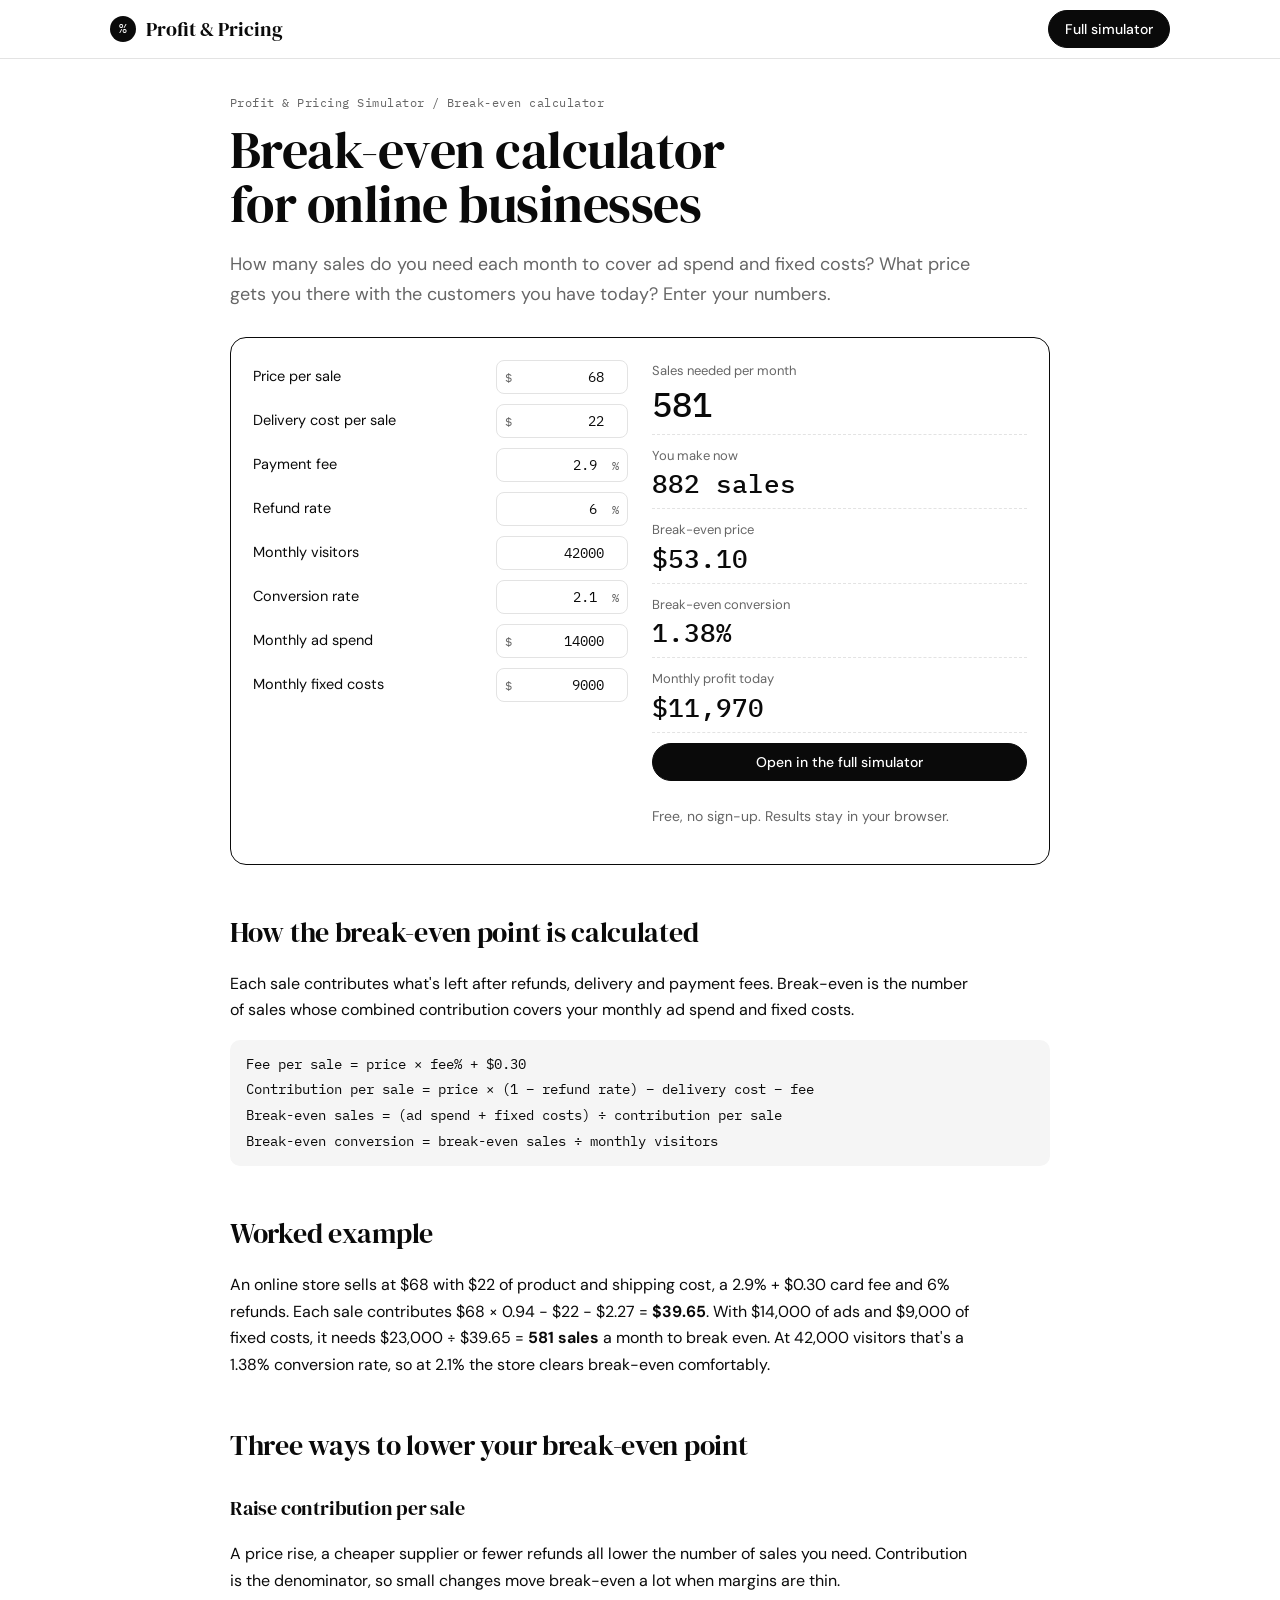
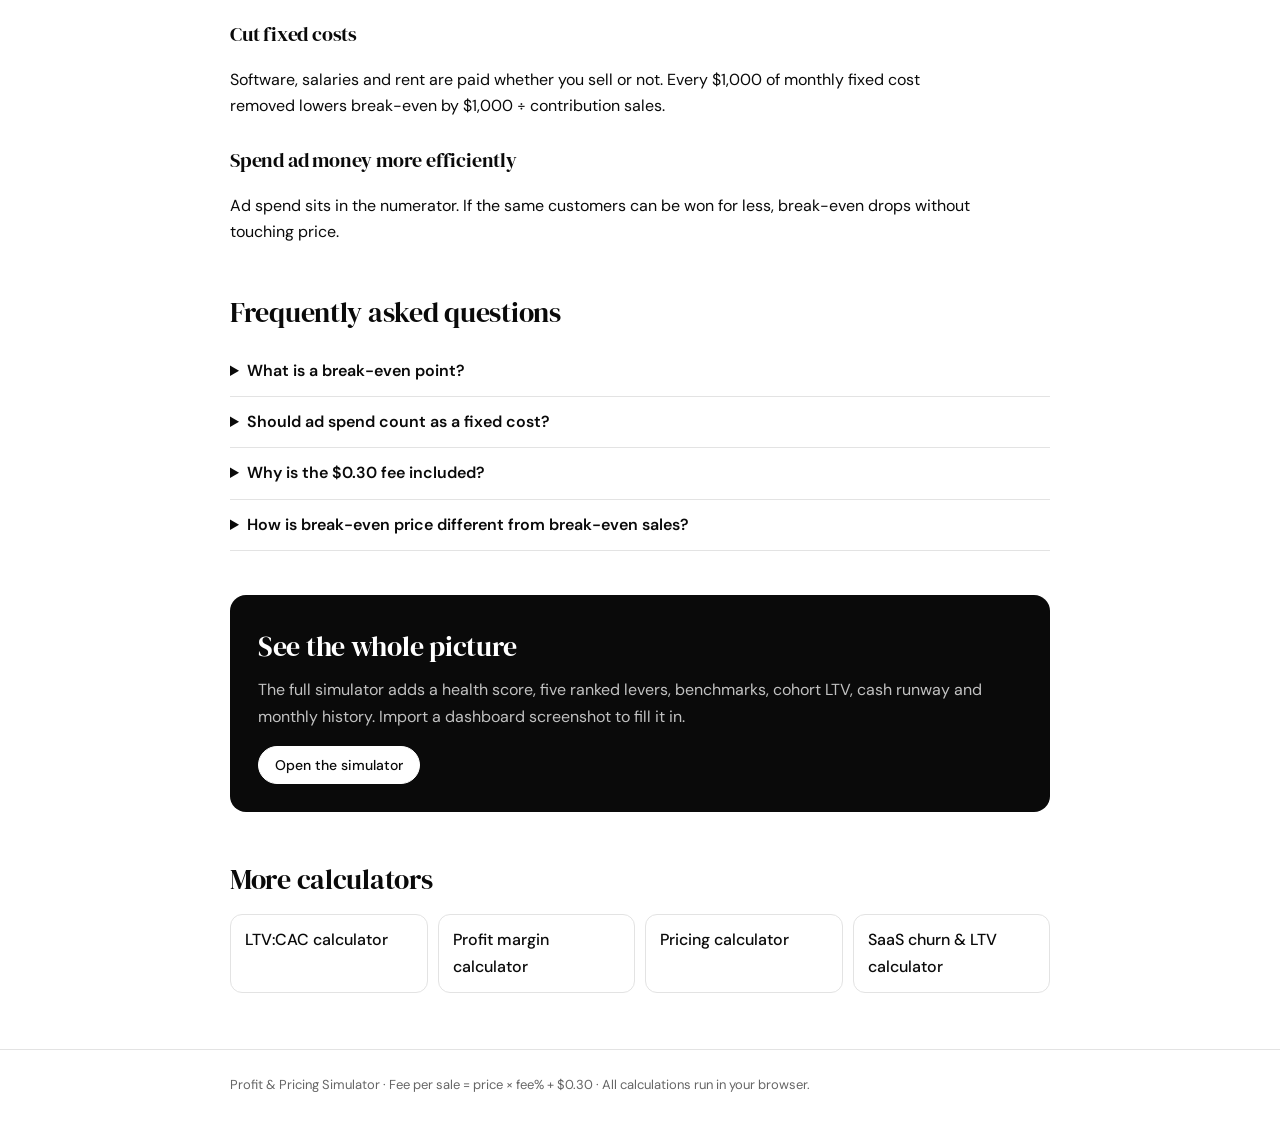
<file: break-even-calculator/index.html>
<!doctype html>
<html lang="en">
<head>
<meta charset="utf-8">
<meta name="viewport" content="width=device-width, initial-scale=1, viewport-fit=cover">
<title>Break-Even Calculator for Online Businesses | Free</title>
<meta name="description" content="Work out how many sales, what price and what conversion rate you need to break even each month, after refunds, payment fees, delivery costs and ad spend.">
<link rel="canonical" href="https://mitchmoneyy.github.io/profit-pricing-simulator/break-even-calculator/">
<meta name="theme-color" content="#0a0a0a">
<meta property="og:type" content="website"><meta property="og:url" content="https://mitchmoneyy.github.io/profit-pricing-simulator/break-even-calculator/">
<meta property="og:title" content="Break-Even Calculator for Online Businesses"><meta property="og:description" content="Work out how many sales, what price and what conversion rate you need to break even each month, after refunds, payment fees, delivery costs and ad spend.">
<meta property="og:image" content="https://mitchmoneyy.github.io/profit-pricing-simulator/og-image.png"><meta name="twitter:card" content="summary_large_image"><meta name="twitter:image" content="https://mitchmoneyy.github.io/profit-pricing-simulator/og-image.png">
<link rel="icon" href="../icon.svg" type="image/svg+xml"><link rel="apple-touch-icon" href="../apple-touch-icon.png"><link rel="manifest" href="../manifest.webmanifest">
<link rel="preconnect" href="https://fonts.googleapis.com"><link rel="preconnect" href="https://fonts.gstatic.com" crossorigin><link href="https://fonts.googleapis.com/css2?family=DM+Sans:opsz,wght@9..40,400;9..40,500;9..40,600&family=DM+Serif+Display&family=IBM+Plex+Mono:wght@400;500&display=swap" rel="stylesheet">
<link rel="stylesheet" href="../assets/pages.css">
<script type="application/ld+json">{"@context": "https://schema.org", "@type": "WebApplication", "name": "Break-even calculator for online businesses", "url": "https://mitchmoneyy.github.io/profit-pricing-simulator/break-even-calculator/", "applicationCategory": "BusinessApplication", "operatingSystem": "Any (web browser)", "isAccessibleForFree": true, "offers": {"@type": "Offer", "price": "0", "priceCurrency": "USD"}}</script>
<script type="application/ld+json">{"@context": "https://schema.org", "@type": "FAQPage", "mainEntity": [{"@type": "Question", "name": "What is a break-even point?", "acceptedAnswer": {"@type": "Answer", "text": "The level of sales at which revenue after variable costs exactly covers fixed costs and ad spend, so monthly profit is zero. Above it you make money; below it you lose money."}}, {"@type": "Question", "name": "Should ad spend count as a fixed cost?", "acceptedAnswer": {"@type": "Answer", "text": "For a monthly break-even, yes: it is a budget you commit to each month. The full simulator also shows break-even per sale, where ad spend becomes customer acquisition cost."}}, {"@type": "Question", "name": "Why is the $0.30 fee included?", "acceptedAnswer": {"@type": "Answer", "text": "Most card processors charge a percentage plus a fixed amount per transaction, commonly 2.9% + $0.30. On low prices the fixed part is a large share of the sale."}}, {"@type": "Question", "name": "How is break-even price different from break-even sales?", "acceptedAnswer": {"@type": "Answer", "text": "Break-even sales holds your price fixed and asks how many customers you need. Break-even price holds your customer count fixed and asks what price makes the month profitable."}}]}</script>
<script type="application/ld+json">{"@context": "https://schema.org", "@type": "BreadcrumbList", "itemListElement": [{"@type": "ListItem", "position": 1, "name": "Profit & Pricing Simulator", "item": "https://mitchmoneyy.github.io/profit-pricing-simulator/"}, {"@type": "ListItem", "position": 2, "name": "Break-even calculator", "item": "https://mitchmoneyy.github.io/profit-pricing-simulator/break-even-calculator/"}]}</script>
</head>
<body>
<header><div class="wrap"><a class="brand" href="../"><span class="mark">%</span>Profit &amp; Pricing</a><a class="btn" href="../#app">Full simulator</a></div></header>
<main class="wrap">
<div class="crumb"><a href="../">Profit &amp; Pricing Simulator</a> / Break-even calculator</div>
<h1>Break-even calculator for online businesses</h1>
<p class="lead">How many sales do you need each month to cover ad spend and fixed costs? What price gets you there with the customers you have today? Enter your numbers.</p>
<section class="calc" aria-label="Calculator">
<div class="fields"><label class="f"><span>Price per sale</span><span class="in"><span class=u>$</span><input type="number" inputmode="decimal" data-k="price" id="k-price" value="68" step="any" min="0"></span></label><label class="f"><span>Delivery cost per sale</span><span class="in"><span class=u>$</span><input type="number" inputmode="decimal" data-k="delivery" id="k-delivery" value="22" step="any" min="0"></span></label><label class="f"><span>Payment fee</span><span class="in"><input type="number" inputmode="decimal" data-k="feePct" id="k-feePct" value="2.9" step="any" min="0"><span class=u>%</span></span></label><label class="f"><span>Refund rate</span><span class="in"><input type="number" inputmode="decimal" data-k="refund" id="k-refund" value="6" step="any" min="0"><span class=u>%</span></span></label><label class="f"><span>Monthly visitors</span><span class="in"><input type="number" inputmode="decimal" data-k="visitors" id="k-visitors" value="42000" step="1" min="0"></span></label><label class="f"><span>Conversion rate</span><span class="in"><input type="number" inputmode="decimal" data-k="conv" id="k-conv" value="2.1" step="any" min="0"><span class=u>%</span></span></label><label class="f"><span>Monthly ad spend</span><span class="in"><span class=u>$</span><input type="number" inputmode="decimal" data-k="ad" id="k-ad" value="14000" step="any" min="0"></span></label><label class="f"><span>Monthly fixed costs</span><span class="in"><span class=u>$</span><input type="number" inputmode="decimal" data-k="fixed" id="k-fixed" value="9000" step="any" min="0"></span></label></div>
<div class="out" aria-live="polite"><div class="o main"><div class="l">Sales needed per month</div><div class="v" id="oSales">—</div></div><div class="o"><div class="l">You make now</div><div class="v" id="oNow">—</div></div><div class="o"><div class="l">Break-even price</div><div class="v" id="oPrice">—</div></div><div class="o"><div class="l">Break-even conversion</div><div class="v" id="oConv">—</div></div><div class="o"><div class="l">Monthly profit today</div><div class="v" id="oProfit">—</div></div><a class="btn" id="openFull" href="../#app">Open in the full simulator</a><p class="note">Free, no sign-up. Results stay in your browser.</p></div>
</section>
<h2>How the break-even point is calculated</h2>
<p>Each sale contributes what's left after refunds, delivery and payment fees. Break-even is the number of sales whose combined contribution covers your monthly ad spend and fixed costs.</p>
<div class="formula">Fee per sale = price × fee% + $0.30<br>Contribution per sale = price × (1 − refund rate) − delivery cost − fee<br>Break-even sales = (ad spend + fixed costs) ÷ contribution per sale<br>Break-even conversion = break-even sales ÷ monthly visitors</div>
<h2>Worked example</h2>
<p>An online store sells at $68 with $22 of product and shipping cost, a 2.9% + $0.30 card fee and 6% refunds. Each sale contributes $68 × 0.94 − $22 − $2.27 = <strong>$39.65</strong>. With $14,000 of ads and $9,000 of fixed costs, it needs $23,000 ÷ $39.65 = <strong>581 sales</strong> a month to break even. At 42,000 visitors that's a 1.38% conversion rate, so at 2.1% the store clears break-even comfortably.</p>
<h2>Three ways to lower your break-even point</h2>
<h3>Raise contribution per sale</h3><p>A price rise, a cheaper supplier or fewer refunds all lower the number of sales you need. Contribution is the denominator, so small changes move break-even a lot when margins are thin.</p>
<h3>Cut fixed costs</h3><p>Software, salaries and rent are paid whether you sell or not. Every $1,000 of monthly fixed cost removed lowers break-even by $1,000 ÷ contribution sales.</p>
<h3>Spend ad money more efficiently</h3><p>Ad spend sits in the numerator. If the same customers can be won for less, break-even drops without touching price.</p>
<h2>Frequently asked questions</h2>
<details><summary>What is a break-even point?</summary><p>The level of sales at which revenue after variable costs exactly covers fixed costs and ad spend, so monthly profit is zero. Above it you make money; below it you lose money.</p></details><details><summary>Should ad spend count as a fixed cost?</summary><p>For a monthly break-even, yes: it is a budget you commit to each month. The full simulator also shows break-even per sale, where ad spend becomes customer acquisition cost.</p></details><details><summary>Why is the $0.30 fee included?</summary><p>Most card processors charge a percentage plus a fixed amount per transaction, commonly 2.9% + $0.30. On low prices the fixed part is a large share of the sale.</p></details><details><summary>How is break-even price different from break-even sales?</summary><p>Break-even sales holds your price fixed and asks how many customers you need. Break-even price holds your customer count fixed and asks what price makes the month profitable.</p></details>
<section class="cta"><h2>See the whole picture</h2><p>The full simulator adds a health score, five ranked levers, benchmarks, cohort LTV, cash runway and monthly history. Import a dashboard screenshot to fill it in.</p><a class="btn" href="../#app">Open the simulator</a></section>
<h2>More calculators</h2>
<div class="related"><a href="../ltv-cac-calculator/">LTV:CAC calculator</a><a href="../profit-margin-calculator/">Profit margin calculator</a><a href="../pricing-calculator/">Pricing calculator</a><a href="../saas-churn-ltv-calculator/">SaaS churn & LTV calculator</a></div>
</main>
<footer><div class="wrap">Profit &amp; Pricing Simulator · Fee per sale = price × fee% + $0.30 · All calculations run in your browser.</div></footer>
<script src="../assets/pages.js"></script>
<script>Calc.start(s => { s.model = 'onetime'; const m = Calc.compute(s);
  oSales.textContent = Calc.num(Math.ceil(m.beSales)); oNow.textContent = Calc.num(m.newCust) + ' sales';
  oPrice.textContent = Calc.money(m.bePrice); oConv.textContent = isFinite(m.beSales) && s.visitors > 0 ? Calc.pct(m.beSales / s.visitors * 100, 2) : '—';
  oProfit.textContent = Calc.money(m.monthly, 0); });</script>
</body>
</html>
</file>
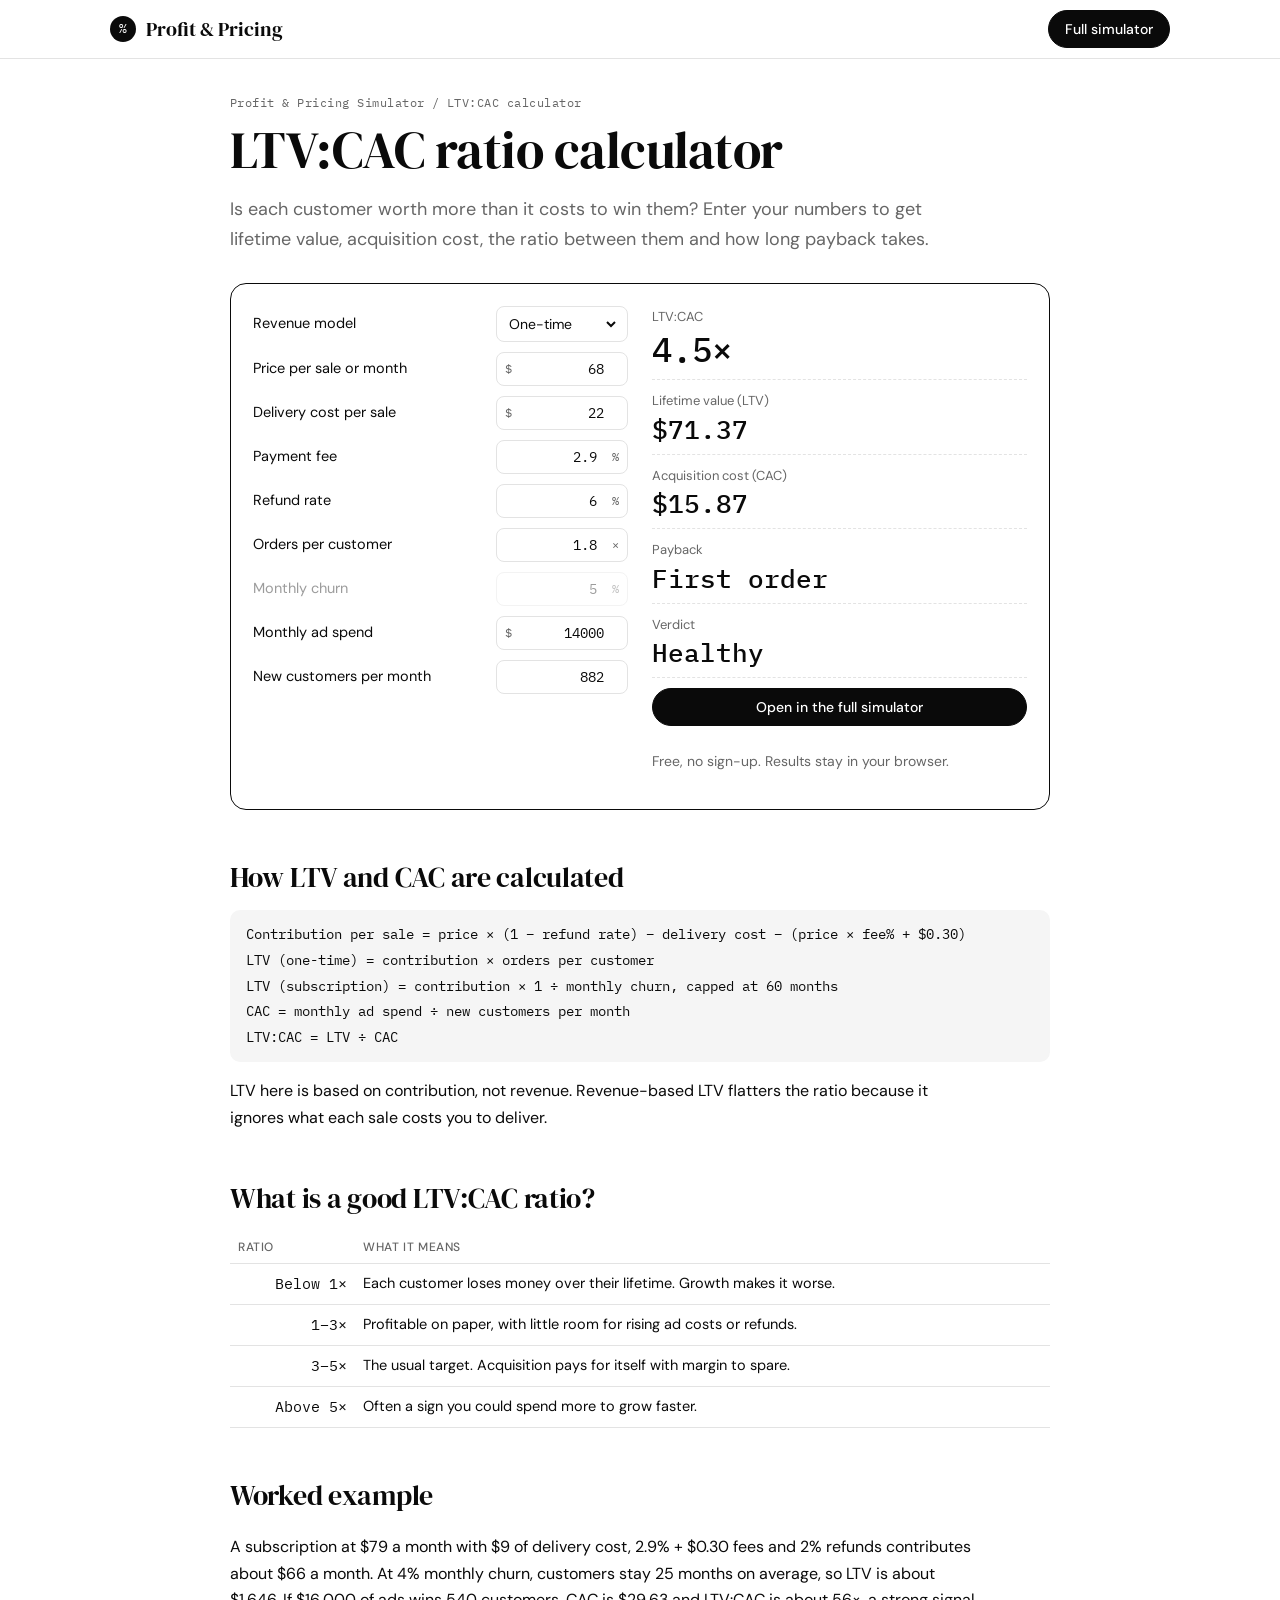
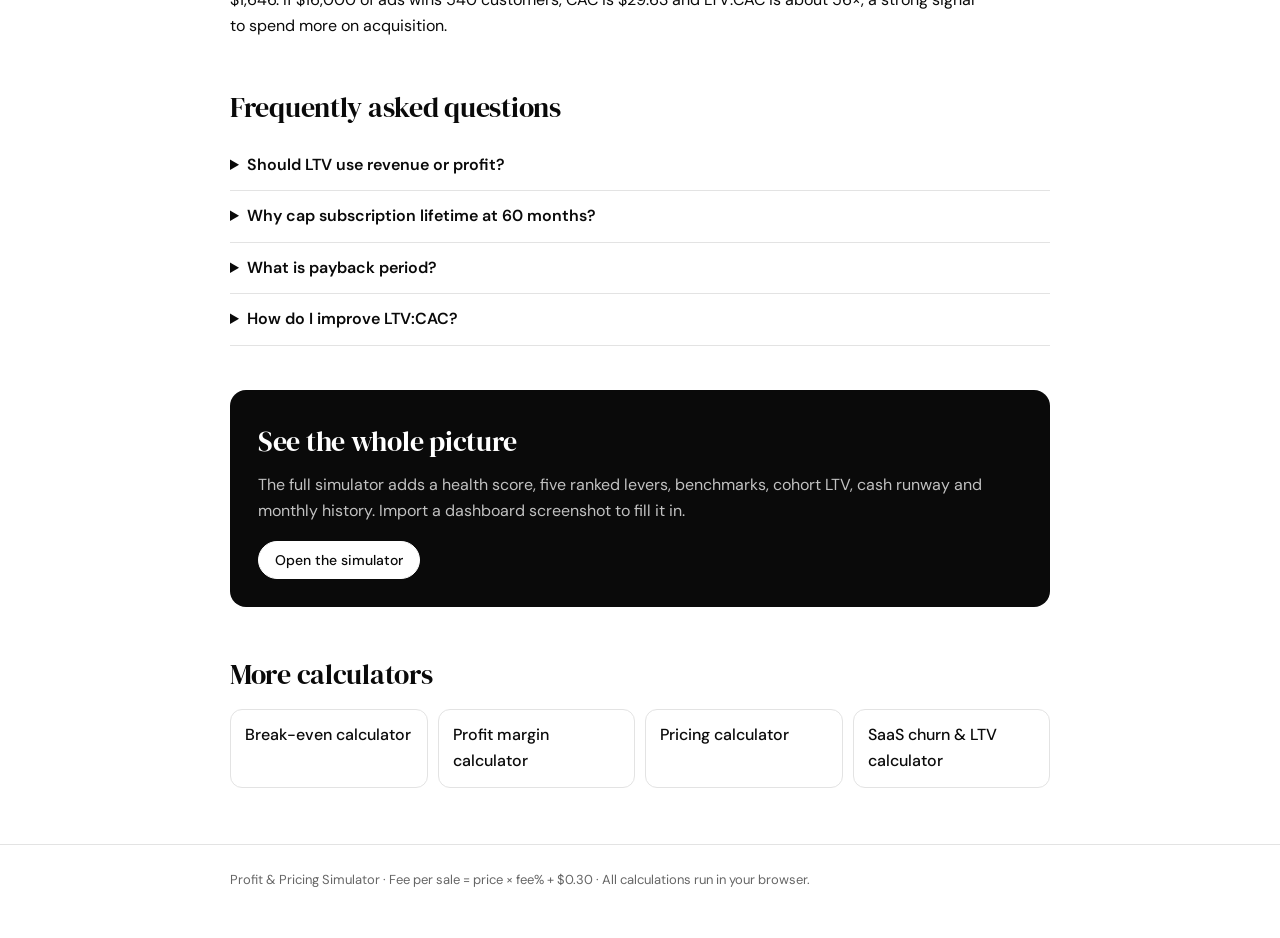
<file: ltv-cac-calculator/index.html>
<!doctype html>
<html lang="en">
<head>
<meta charset="utf-8">
<meta name="viewport" content="width=device-width, initial-scale=1, viewport-fit=cover">
<title>LTV:CAC Calculator – Customer Lifetime Value vs Acquisition Cost | Free</title>
<meta name="description" content="Calculate customer lifetime value, customer acquisition cost and the LTV:CAC ratio for one-time purchase or subscription businesses, with payback time.">
<link rel="canonical" href="https://mitchmoneyy.github.io/profit-pricing-simulator/ltv-cac-calculator/">
<meta name="theme-color" content="#0a0a0a">
<meta property="og:type" content="website"><meta property="og:url" content="https://mitchmoneyy.github.io/profit-pricing-simulator/ltv-cac-calculator/">
<meta property="og:title" content="LTV:CAC Calculator – Customer Lifetime Value vs Acquisition Cost"><meta property="og:description" content="Calculate customer lifetime value, customer acquisition cost and the LTV:CAC ratio for one-time purchase or subscription businesses, with payback time.">
<meta property="og:image" content="https://mitchmoneyy.github.io/profit-pricing-simulator/og-image.png"><meta name="twitter:card" content="summary_large_image"><meta name="twitter:image" content="https://mitchmoneyy.github.io/profit-pricing-simulator/og-image.png">
<link rel="icon" href="../icon.svg" type="image/svg+xml"><link rel="apple-touch-icon" href="../apple-touch-icon.png"><link rel="manifest" href="../manifest.webmanifest">
<link rel="preconnect" href="https://fonts.googleapis.com"><link rel="preconnect" href="https://fonts.gstatic.com" crossorigin><link href="https://fonts.googleapis.com/css2?family=DM+Sans:opsz,wght@9..40,400;9..40,500;9..40,600&family=DM+Serif+Display&family=IBM+Plex+Mono:wght@400;500&display=swap" rel="stylesheet">
<link rel="stylesheet" href="../assets/pages.css">
<script type="application/ld+json">{"@context": "https://schema.org", "@type": "WebApplication", "name": "LTV:CAC ratio calculator", "url": "https://mitchmoneyy.github.io/profit-pricing-simulator/ltv-cac-calculator/", "applicationCategory": "BusinessApplication", "operatingSystem": "Any (web browser)", "isAccessibleForFree": true, "offers": {"@type": "Offer", "price": "0", "priceCurrency": "USD"}}</script>
<script type="application/ld+json">{"@context": "https://schema.org", "@type": "FAQPage", "mainEntity": [{"@type": "Question", "name": "Should LTV use revenue or profit?", "acceptedAnswer": {"@type": "Answer", "text": "Profit, specifically contribution after refunds, delivery and fees. Using revenue overstates lifetime value, sometimes by several times for physical products."}}, {"@type": "Question", "name": "Why cap subscription lifetime at 60 months?", "acceptedAnswer": {"@type": "Answer", "text": "Very low churn gives unrealistic lifetimes (0.5% churn implies 16 years). Capping at five years keeps the estimate conservative."}}, {"@type": "Question", "name": "What is payback period?", "acceptedAnswer": {"@type": "Answer", "text": "How many orders or months of contribution it takes to earn back what you spent to acquire the customer. Shorter payback means growth needs less cash."}}, {"@type": "Question", "name": "How do I improve LTV:CAC?", "acceptedAnswer": {"@type": "Answer", "text": "Raise contribution per sale (price, delivery cost, refunds), increase repeat orders or reduce churn, or lower CAC by improving conversion on the traffic you already pay for."}}]}</script>
<script type="application/ld+json">{"@context": "https://schema.org", "@type": "BreadcrumbList", "itemListElement": [{"@type": "ListItem", "position": 1, "name": "Profit & Pricing Simulator", "item": "https://mitchmoneyy.github.io/profit-pricing-simulator/"}, {"@type": "ListItem", "position": 2, "name": "LTV:CAC calculator", "item": "https://mitchmoneyy.github.io/profit-pricing-simulator/ltv-cac-calculator/"}]}</script>
</head>
<body>
<header><div class="wrap"><a class="brand" href="../"><span class="mark">%</span>Profit &amp; Pricing</a><a class="btn" href="../#app">Full simulator</a></div></header>
<main class="wrap">
<div class="crumb"><a href="../">Profit &amp; Pricing Simulator</a> / LTV:CAC calculator</div>
<h1>LTV:CAC ratio calculator</h1>
<p class="lead">Is each customer worth more than it costs to win them? Enter your numbers to get lifetime value, acquisition cost, the ratio between them and how long payback takes.</p>
<section class="calc" aria-label="Calculator">
<div class="fields"><label class="f"><span>Revenue model</span><span class="in"><select data-k="model" id="k-model"><option value="onetime">One-time</option><option value="subscription">Subscription</option></select></span></label><label class="f"><span>Price per sale or month</span><span class="in"><span class=u>$</span><input type="number" inputmode="decimal" data-k="price" id="k-price" value="68" step="any" min="0"></span></label><label class="f"><span>Delivery cost per sale</span><span class="in"><span class=u>$</span><input type="number" inputmode="decimal" data-k="delivery" id="k-delivery" value="22" step="any" min="0"></span></label><label class="f"><span>Payment fee</span><span class="in"><input type="number" inputmode="decimal" data-k="feePct" id="k-feePct" value="2.9" step="any" min="0"><span class=u>%</span></span></label><label class="f"><span>Refund rate</span><span class="in"><input type="number" inputmode="decimal" data-k="refund" id="k-refund" value="6" step="any" min="0"><span class=u>%</span></span></label><label class="f"><span>Orders per customer</span><span class="in"><input type="number" inputmode="decimal" data-k="orders" id="k-orders" value="1.8" step="any" min="0"><span class=u>×</span></span></label><label class="f"><span>Monthly churn</span><span class="in"><input type="number" inputmode="decimal" data-k="churn" id="k-churn" value="5" step="any" min="0"><span class=u>%</span></span></label><label class="f"><span>Monthly ad spend</span><span class="in"><span class=u>$</span><input type="number" inputmode="decimal" data-k="ad" id="k-ad" value="14000" step="any" min="0"></span></label><label class="f"><span>New customers per month</span><span class="in"><input type="number" inputmode="decimal" data-k="cust" id="k-cust" value="882" step="1" min="0"></span></label></div>
<div class="out" aria-live="polite"><div class="o main"><div class="l">LTV:CAC</div><div class="v" id="oRatio">—</div></div><div class="o"><div class="l">Lifetime value (LTV)</div><div class="v" id="oLtv">—</div></div><div class="o"><div class="l">Acquisition cost (CAC)</div><div class="v" id="oCac">—</div></div><div class="o"><div class="l">Payback</div><div class="v" id="oPay">—</div></div><div class="o"><div class="l">Verdict</div><div class="v" id="oVerdict">—</div></div><a class="btn" id="openFull" href="../#app">Open in the full simulator</a><p class="note">Free, no sign-up. Results stay in your browser.</p></div>
</section>
<h2>How LTV and CAC are calculated</h2>
<div class="formula">Contribution per sale = price × (1 − refund rate) − delivery cost − (price × fee% + $0.30)<br>LTV (one-time) = contribution × orders per customer<br>LTV (subscription) = contribution × 1 ÷ monthly churn, capped at 60 months<br>CAC = monthly ad spend ÷ new customers per month<br>LTV:CAC = LTV ÷ CAC</div>
<p>LTV here is based on contribution, not revenue. Revenue-based LTV flatters the ratio because it ignores what each sale costs you to deliver.</p>
<h2>What is a good LTV:CAC ratio?</h2>
<div class="tw"><table><tr><th>Ratio</th><th>What it means</th></tr>
<tr><td class="n">Below 1×</td><td>Each customer loses money over their lifetime. Growth makes it worse.</td></tr>
<tr><td class="n">1–3×</td><td>Profitable on paper, with little room for rising ad costs or refunds.</td></tr>
<tr><td class="n">3–5×</td><td>The usual target. Acquisition pays for itself with margin to spare.</td></tr>
<tr><td class="n">Above 5×</td><td>Often a sign you could spend more to grow faster.</td></tr></table></div>
<h2>Worked example</h2>
<p>A subscription at $79 a month with $9 of delivery cost, 2.9% + $0.30 fees and 2% refunds contributes about $66 a month. At 4% monthly churn, customers stay 25 months on average, so LTV is about $1,646. If $16,000 of ads wins 540 customers, CAC is $29.63 and LTV:CAC is about 56×, a strong signal to spend more on acquisition.</p>
<h2>Frequently asked questions</h2>
<details><summary>Should LTV use revenue or profit?</summary><p>Profit, specifically contribution after refunds, delivery and fees. Using revenue overstates lifetime value, sometimes by several times for physical products.</p></details><details><summary>Why cap subscription lifetime at 60 months?</summary><p>Very low churn gives unrealistic lifetimes (0.5% churn implies 16 years). Capping at five years keeps the estimate conservative.</p></details><details><summary>What is payback period?</summary><p>How many orders or months of contribution it takes to earn back what you spent to acquire the customer. Shorter payback means growth needs less cash.</p></details><details><summary>How do I improve LTV:CAC?</summary><p>Raise contribution per sale (price, delivery cost, refunds), increase repeat orders or reduce churn, or lower CAC by improving conversion on the traffic you already pay for.</p></details>
<section class="cta"><h2>See the whole picture</h2><p>The full simulator adds a health score, five ranked levers, benchmarks, cohort LTV, cash runway and monthly history. Import a dashboard screenshot to fill it in.</p><a class="btn" href="../#app">Open the simulator</a></section>
<h2>More calculators</h2>
<div class="related"><a href="../break-even-calculator/">Break-even calculator</a><a href="../profit-margin-calculator/">Profit margin calculator</a><a href="../pricing-calculator/">Pricing calculator</a><a href="../saas-churn-ltv-calculator/">SaaS churn & LTV calculator</a></div>
</main>
<footer><div class="wrap">Profit &amp; Pricing Simulator · Fee per sale = price × fee% + $0.30 · All calculations run in your browser.</div></footer>
<script src="../assets/pages.js"></script>
<script>Calc.start(s => { const sub = s.model === 'subscription';
  document.getElementById('k-orders').closest('.f').style.opacity = sub ? .4 : 1; document.getElementById('k-churn').closest('.f').style.opacity = sub ? 1 : .4;
  s.cacDirect = s.cust > 0 ? s.ad / s.cust : Infinity; const m = Calc.compute(s);
  oRatio.textContent = Calc.x(m.ratio); oLtv.textContent = Calc.money(m.ltv); oCac.textContent = Calc.money(m.cac);
  const pay = m.contribution > 0 ? m.cac / m.contribution : Infinity;
  oPay.textContent = isFinite(pay) ? (pay <= 1 ? 'First ' + (sub ? 'month' : 'order') : Calc.num(pay, 1) + (sub ? ' months' : ' orders')) : 'Never';
  oVerdict.textContent = m.ratio < 1 ? 'Losing money per customer' : m.ratio < 3 ? 'Below the 3× rule of thumb' : m.ratio <= 6 ? 'Healthy' : 'Room to spend more on growth';
  return {state: {visitors: 42000, conv: s.cust / 420}}; });</script>
</body>
</html>
</file>
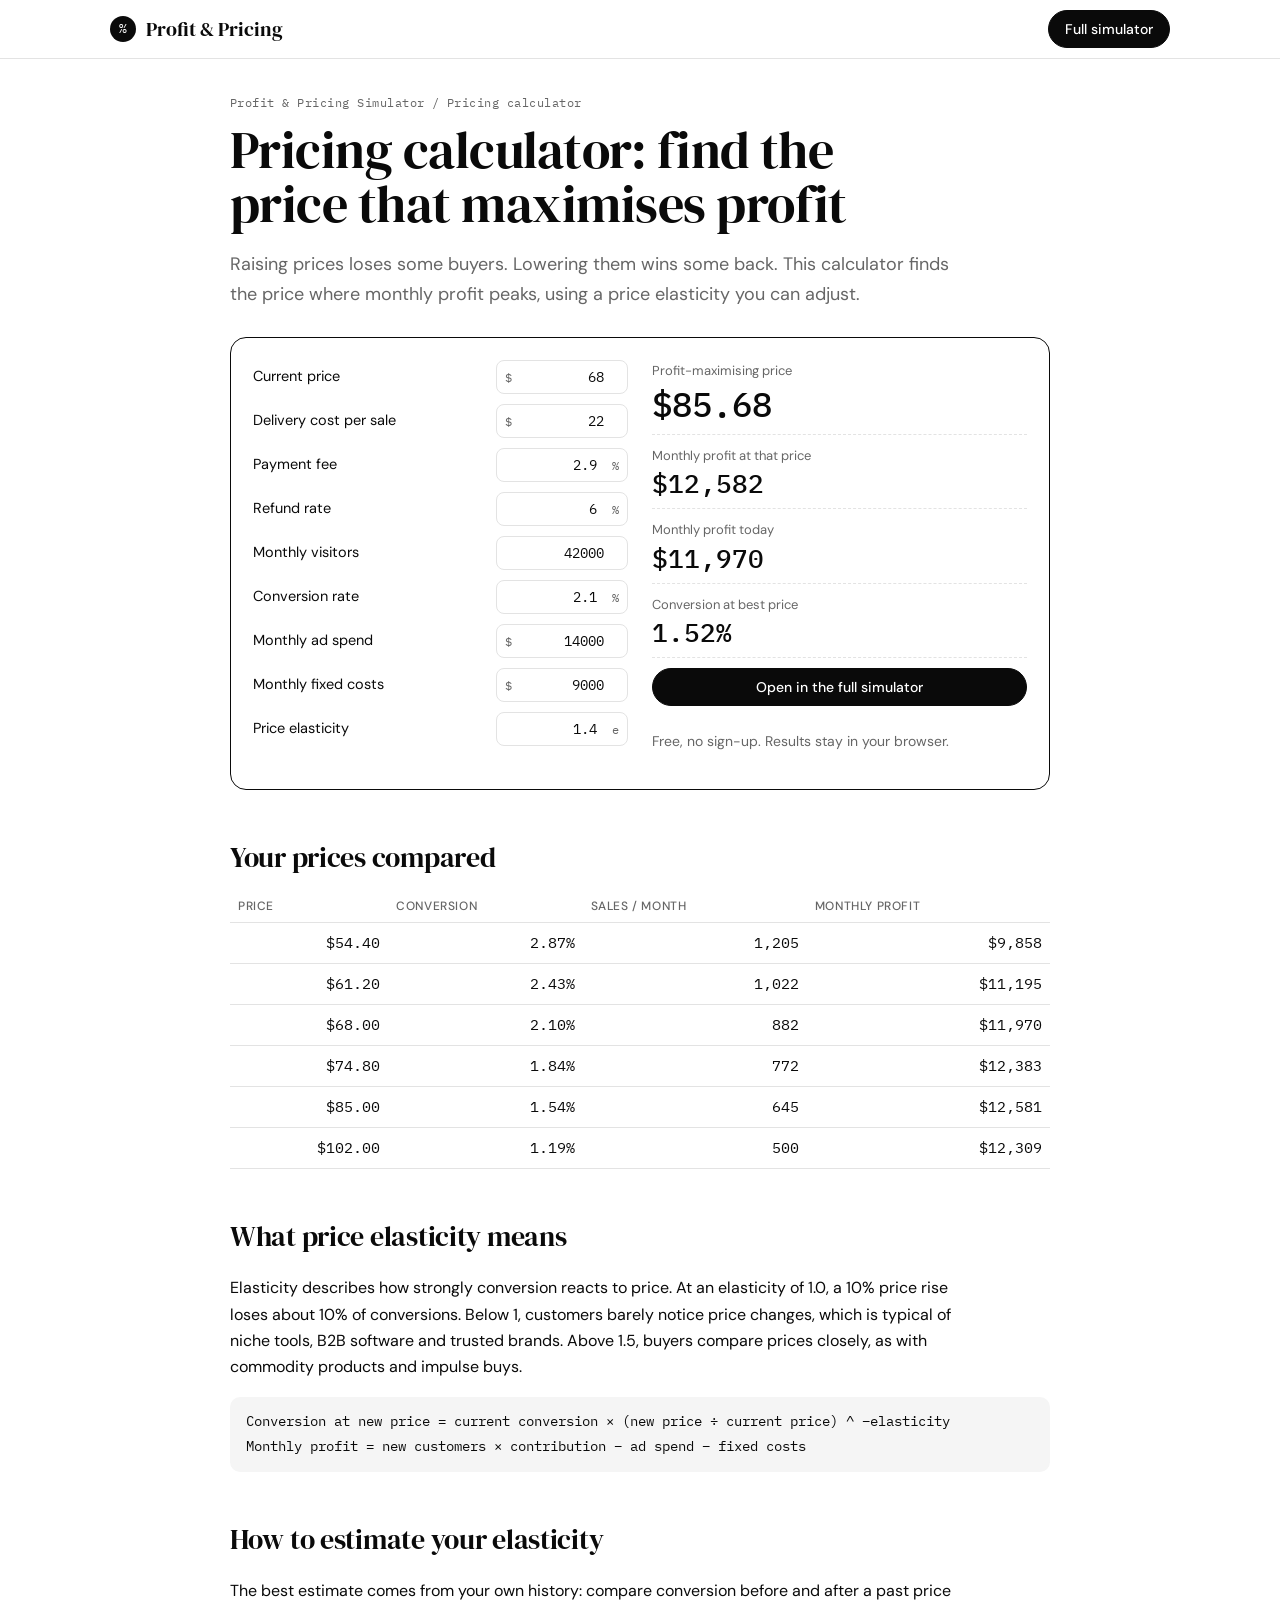
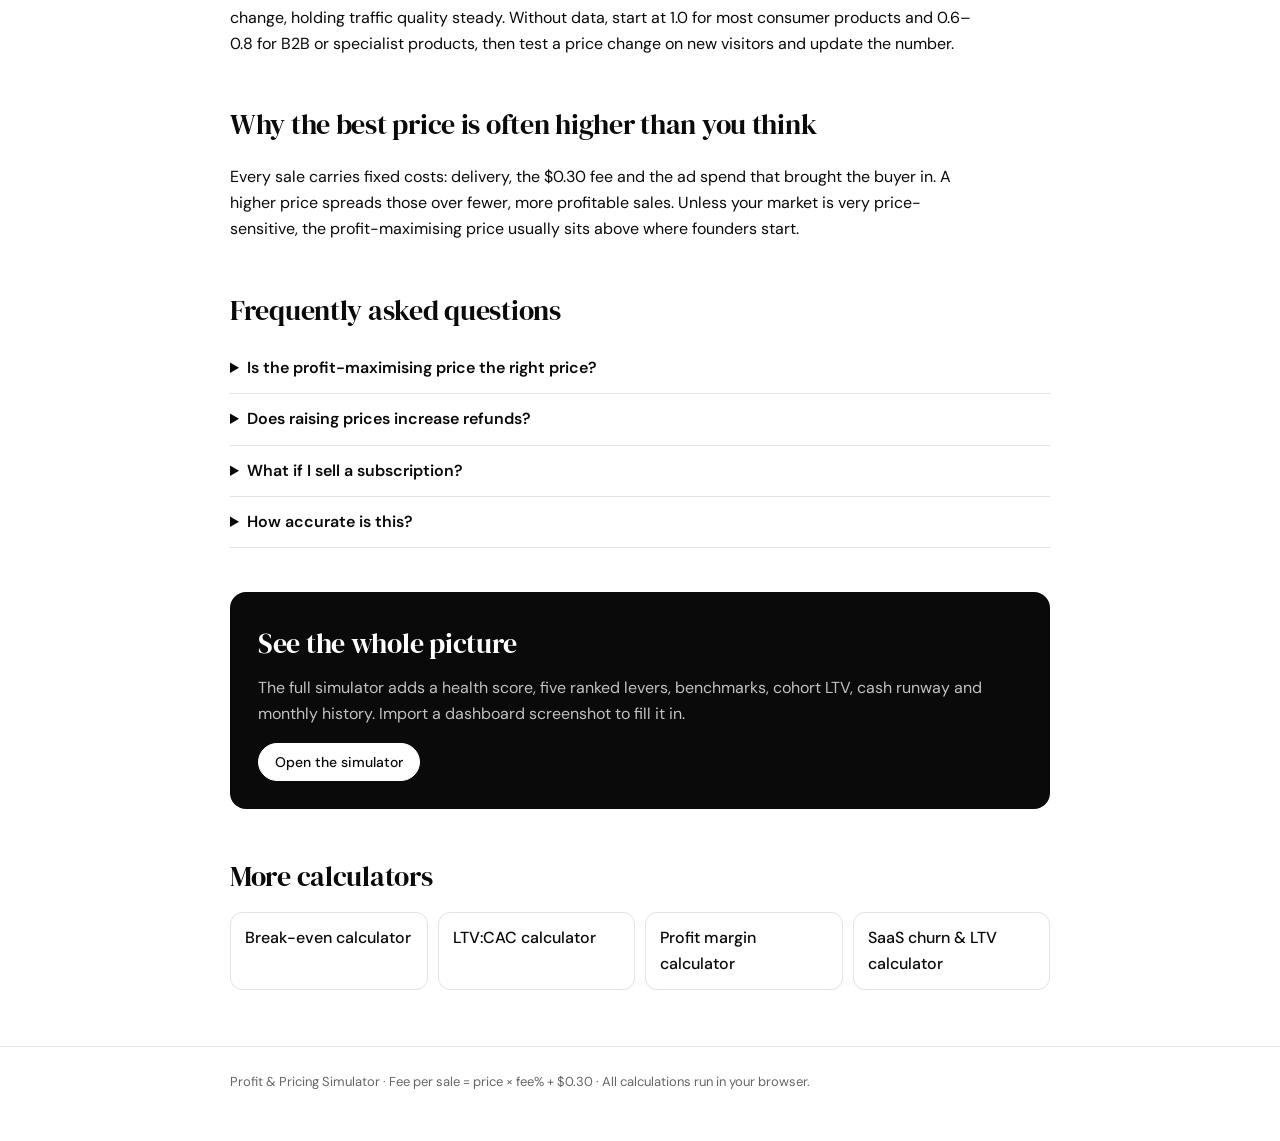
<file: pricing-calculator/index.html>
<!doctype html>
<html lang="en">
<head>
<meta charset="utf-8">
<meta name="viewport" content="width=device-width, initial-scale=1, viewport-fit=cover">
<title>Pricing Calculator – Find Your Profit-Maximising Price | Free</title>
<meta name="description" content="Find the price that maximises monthly profit, accounting for the conversions you lose when you raise prices. Uses price elasticity, refunds, fees and ad spend.">
<link rel="canonical" href="https://mitchmoneyy.github.io/profit-pricing-simulator/pricing-calculator/">
<meta name="theme-color" content="#0a0a0a">
<meta property="og:type" content="website"><meta property="og:url" content="https://mitchmoneyy.github.io/profit-pricing-simulator/pricing-calculator/">
<meta property="og:title" content="Pricing Calculator – Find Your Profit-Maximising Price"><meta property="og:description" content="Find the price that maximises monthly profit, accounting for the conversions you lose when you raise prices. Uses price elasticity, refunds, fees and ad spend.">
<meta property="og:image" content="https://mitchmoneyy.github.io/profit-pricing-simulator/og-image.png"><meta name="twitter:card" content="summary_large_image"><meta name="twitter:image" content="https://mitchmoneyy.github.io/profit-pricing-simulator/og-image.png">
<link rel="icon" href="../icon.svg" type="image/svg+xml"><link rel="apple-touch-icon" href="../apple-touch-icon.png"><link rel="manifest" href="../manifest.webmanifest">
<link rel="preconnect" href="https://fonts.googleapis.com"><link rel="preconnect" href="https://fonts.gstatic.com" crossorigin><link href="https://fonts.googleapis.com/css2?family=DM+Sans:opsz,wght@9..40,400;9..40,500;9..40,600&family=DM+Serif+Display&family=IBM+Plex+Mono:wght@400;500&display=swap" rel="stylesheet">
<link rel="stylesheet" href="../assets/pages.css">
<script type="application/ld+json">{"@context": "https://schema.org", "@type": "WebApplication", "name": "Pricing calculator: find the price that maximises profit", "url": "https://mitchmoneyy.github.io/profit-pricing-simulator/pricing-calculator/", "applicationCategory": "BusinessApplication", "operatingSystem": "Any (web browser)", "isAccessibleForFree": true, "offers": {"@type": "Offer", "price": "0", "priceCurrency": "USD"}}</script>
<script type="application/ld+json">{"@context": "https://schema.org", "@type": "FAQPage", "mainEntity": [{"@type": "Question", "name": "Is the profit-maximising price the right price?", "acceptedAnswer": {"@type": "Answer", "text": "It is the price that maximises this month's profit under your elasticity estimate. You may choose a lower price to grow faster or win market share; the calculator shows what that choice costs."}}, {"@type": "Question", "name": "Does raising prices increase refunds?", "acceptedAnswer": {"@type": "Answer", "text": "It can. If you expect higher refunds at a higher price, raise the refund rate when testing that price."}}, {"@type": "Question", "name": "What if I sell a subscription?", "acceptedAnswer": {"@type": "Answer", "text": "The same logic applies to the monthly price. In the full simulator, switch to the subscription model to also see how churn changes lifetime value."}}, {"@type": "Question", "name": "How accurate is this?", "acceptedAnswer": {"@type": "Answer", "text": "As accurate as the elasticity estimate. Treat the result as a direction and a size of opportunity, then confirm it with a real price test."}}]}</script>
<script type="application/ld+json">{"@context": "https://schema.org", "@type": "BreadcrumbList", "itemListElement": [{"@type": "ListItem", "position": 1, "name": "Profit & Pricing Simulator", "item": "https://mitchmoneyy.github.io/profit-pricing-simulator/"}, {"@type": "ListItem", "position": 2, "name": "Pricing calculator", "item": "https://mitchmoneyy.github.io/profit-pricing-simulator/pricing-calculator/"}]}</script>
</head>
<body>
<header><div class="wrap"><a class="brand" href="../"><span class="mark">%</span>Profit &amp; Pricing</a><a class="btn" href="../#app">Full simulator</a></div></header>
<main class="wrap">
<div class="crumb"><a href="../">Profit &amp; Pricing Simulator</a> / Pricing calculator</div>
<h1>Pricing calculator: find the price that maximises profit</h1>
<p class="lead">Raising prices loses some buyers. Lowering them wins some back. This calculator finds the price where monthly profit peaks, using a price elasticity you can adjust.</p>
<section class="calc" aria-label="Calculator">
<div class="fields"><label class="f"><span>Current price</span><span class="in"><span class=u>$</span><input type="number" inputmode="decimal" data-k="price" id="k-price" value="68" step="any" min="0"></span></label><label class="f"><span>Delivery cost per sale</span><span class="in"><span class=u>$</span><input type="number" inputmode="decimal" data-k="delivery" id="k-delivery" value="22" step="any" min="0"></span></label><label class="f"><span>Payment fee</span><span class="in"><input type="number" inputmode="decimal" data-k="feePct" id="k-feePct" value="2.9" step="any" min="0"><span class=u>%</span></span></label><label class="f"><span>Refund rate</span><span class="in"><input type="number" inputmode="decimal" data-k="refund" id="k-refund" value="6" step="any" min="0"><span class=u>%</span></span></label><label class="f"><span>Monthly visitors</span><span class="in"><input type="number" inputmode="decimal" data-k="visitors" id="k-visitors" value="42000" step="1" min="0"></span></label><label class="f"><span>Conversion rate</span><span class="in"><input type="number" inputmode="decimal" data-k="conv" id="k-conv" value="2.1" step="any" min="0"><span class=u>%</span></span></label><label class="f"><span>Monthly ad spend</span><span class="in"><span class=u>$</span><input type="number" inputmode="decimal" data-k="ad" id="k-ad" value="14000" step="any" min="0"></span></label><label class="f"><span>Monthly fixed costs</span><span class="in"><span class=u>$</span><input type="number" inputmode="decimal" data-k="fixed" id="k-fixed" value="9000" step="any" min="0"></span></label><label class="f"><span>Price elasticity</span><span class="in"><input type="number" inputmode="decimal" data-k="elast" id="k-elast" value="1.4" step="0.1" min="0"><span class=u>e</span></span></label></div>
<div class="out" aria-live="polite"><div class="o main"><div class="l">Profit-maximising price</div><div class="v" id="oBest">—</div></div><div class="o"><div class="l">Monthly profit at that price</div><div class="v" id="oBestP">—</div></div><div class="o"><div class="l">Monthly profit today</div><div class="v" id="oNowP">—</div></div><div class="o"><div class="l">Conversion at best price</div><div class="v" id="oBestC">—</div></div><a class="btn" id="openFull" href="../#app">Open in the full simulator</a><p class="note">Free, no sign-up. Results stay in your browser.</p></div>
</section>
<h2>Your prices compared</h2>
<div class="tw"><table><thead><tr><th>Price</th><th>Conversion</th><th>Sales / month</th><th>Monthly profit</th></tr></thead><tbody id="ptable"></tbody></table></div>
<h2>What price elasticity means</h2>
<p>Elasticity describes how strongly conversion reacts to price. At an elasticity of 1.0, a 10% price rise loses about 10% of conversions. Below 1, customers barely notice price changes, which is typical of niche tools, B2B software and trusted brands. Above 1.5, buyers compare prices closely, as with commodity products and impulse buys.</p>
<div class="formula">Conversion at new price = current conversion × (new price ÷ current price) ^ −elasticity<br>Monthly profit = new customers × contribution − ad spend − fixed costs</div>
<h2>How to estimate your elasticity</h2>
<p>The best estimate comes from your own history: compare conversion before and after a past price change, holding traffic quality steady. Without data, start at 1.0 for most consumer products and 0.6–0.8 for B2B or specialist products, then test a price change on new visitors and update the number.</p>
<h2>Why the best price is often higher than you think</h2>
<p>Every sale carries fixed costs: delivery, the $0.30 fee and the ad spend that brought the buyer in. A higher price spreads those over fewer, more profitable sales. Unless your market is very price-sensitive, the profit-maximising price usually sits above where founders start.</p>
<h2>Frequently asked questions</h2>
<details><summary>Is the profit-maximising price the right price?</summary><p>It is the price that maximises this month&#x27;s profit under your elasticity estimate. You may choose a lower price to grow faster or win market share; the calculator shows what that choice costs.</p></details><details><summary>Does raising prices increase refunds?</summary><p>It can. If you expect higher refunds at a higher price, raise the refund rate when testing that price.</p></details><details><summary>What if I sell a subscription?</summary><p>The same logic applies to the monthly price. In the full simulator, switch to the subscription model to also see how churn changes lifetime value.</p></details><details><summary>How accurate is this?</summary><p>As accurate as the elasticity estimate. Treat the result as a direction and a size of opportunity, then confirm it with a real price test.</p></details>
<section class="cta"><h2>See the whole picture</h2><p>The full simulator adds a health score, five ranked levers, benchmarks, cohort LTV, cash runway and monthly history. Import a dashboard screenshot to fill it in.</p><a class="btn" href="../#app">Open the simulator</a></section>
<h2>More calculators</h2>
<div class="related"><a href="../break-even-calculator/">Break-even calculator</a><a href="../ltv-cac-calculator/">LTV:CAC calculator</a><a href="../profit-margin-calculator/">Profit margin calculator</a><a href="../saas-churn-ltv-calculator/">SaaS churn & LTV calculator</a></div>
</main>
<footer><div class="wrap">Profit &amp; Pricing Simulator · Fee per sale = price × fee% + $0.30 · All calculations run in your browser.</div></footer>
<script src="../assets/pages.js"></script>
<script>Calc.start(s => { s.model = 'onetime'; const p0 = s.price || 1; let best = null, rows = [];
  for (let i = 0; i <= 360; i++){ const p = p0 * (0.4 + i * 0.005), cv = Math.min(100, s.conv * Math.pow(p / p0, -s.elast));
    const m = Calc.compute(Object.assign({}, s, {price: p, conv: cv})); if (!best || m.monthly > best.y) best = {p, y: m.monthly, cv}; }
  const now = Calc.compute(s);
  oBest.textContent = Calc.money(best.p); oBestP.textContent = Calc.money(best.y, 0); oNowP.textContent = Calc.money(now.monthly, 0); oBestC.textContent = Calc.pct(best.cv, 2);
  const tb = document.getElementById('ptable'); tb.innerHTML = [0.8, 0.9, 1, 1.1, 1.25, 1.5].map(k => { const p = p0 * k, cv = Math.min(100, s.conv * Math.pow(k, -s.elast)), m = Calc.compute(Object.assign({}, s, {price: p, conv: cv}));
    return `<tr><td class="n">${Calc.money(p)}</td><td class="n">${Calc.pct(cv, 2)}</td><td class="n">${Calc.num(m.newCust)}</td><td class="n">${Calc.money(m.monthly, 0)}</td></tr>`; }).join(''); });</script>
</body>
</html>
</file>
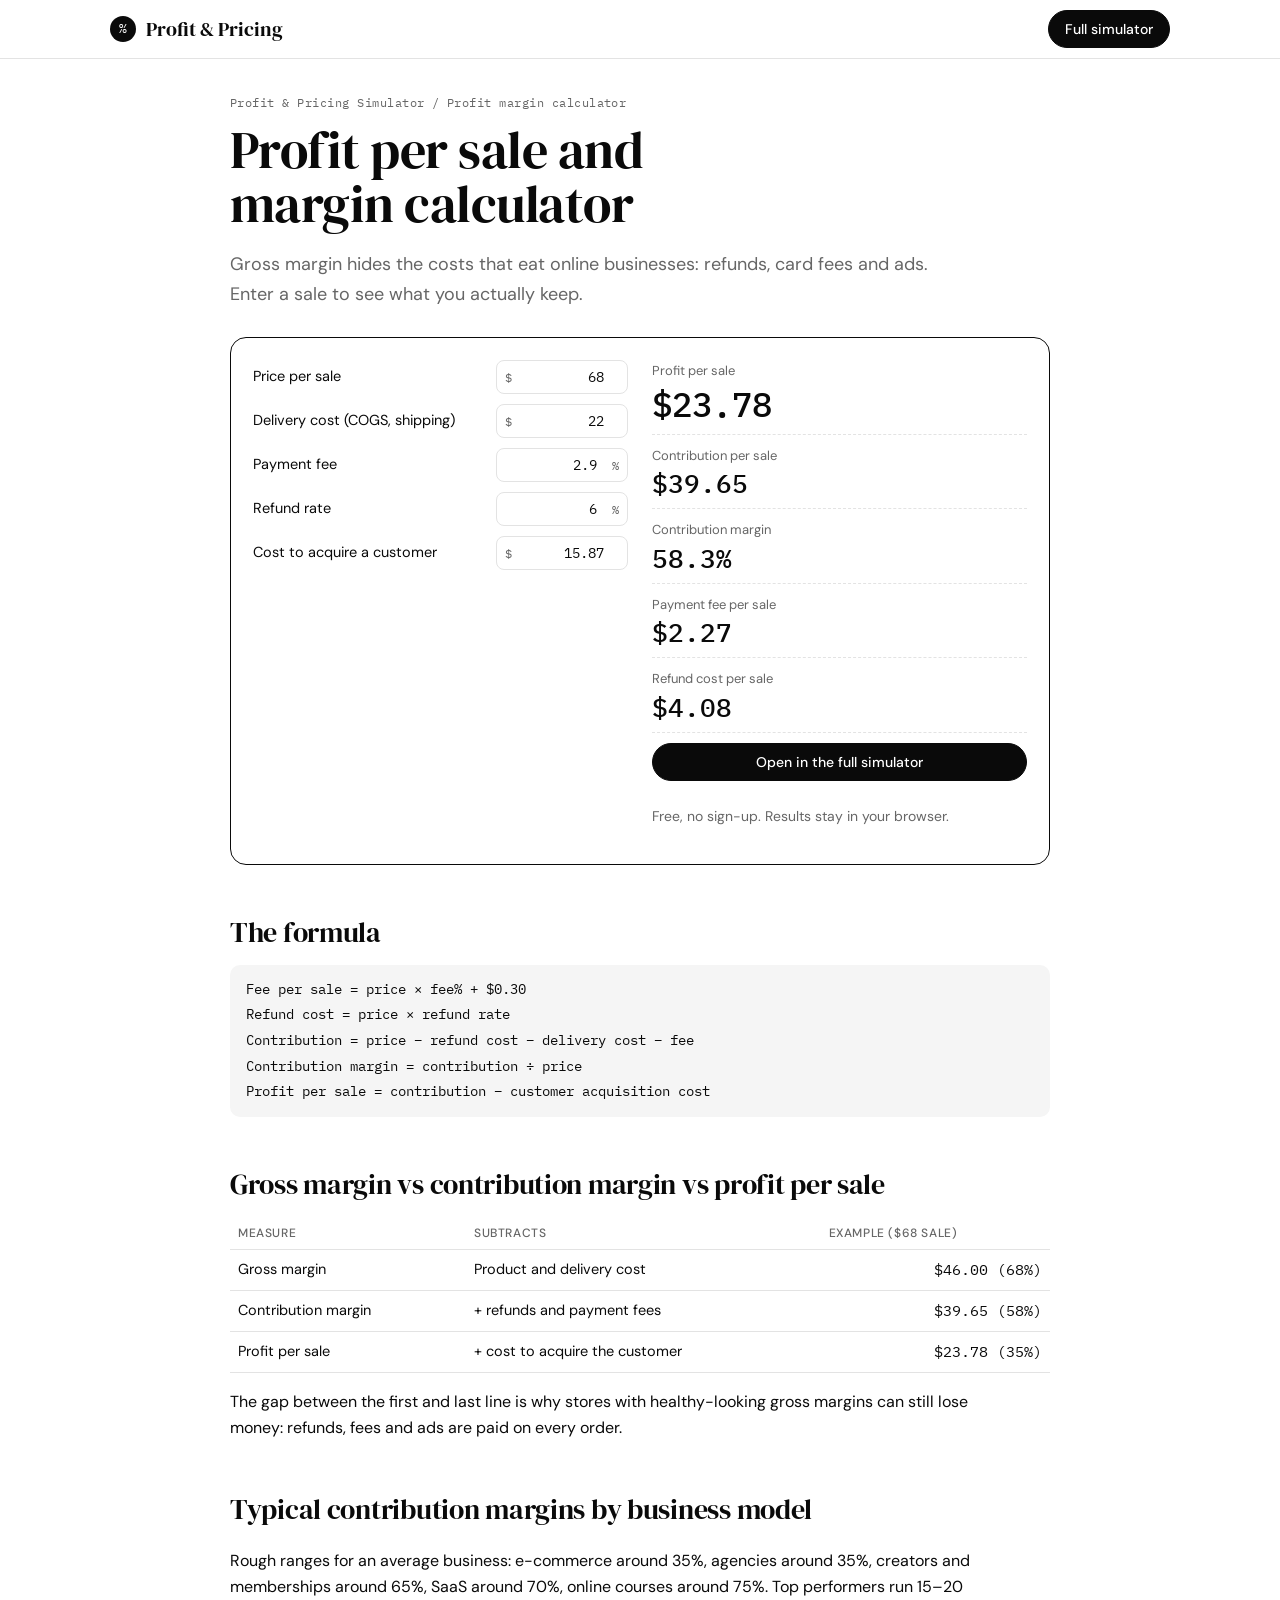
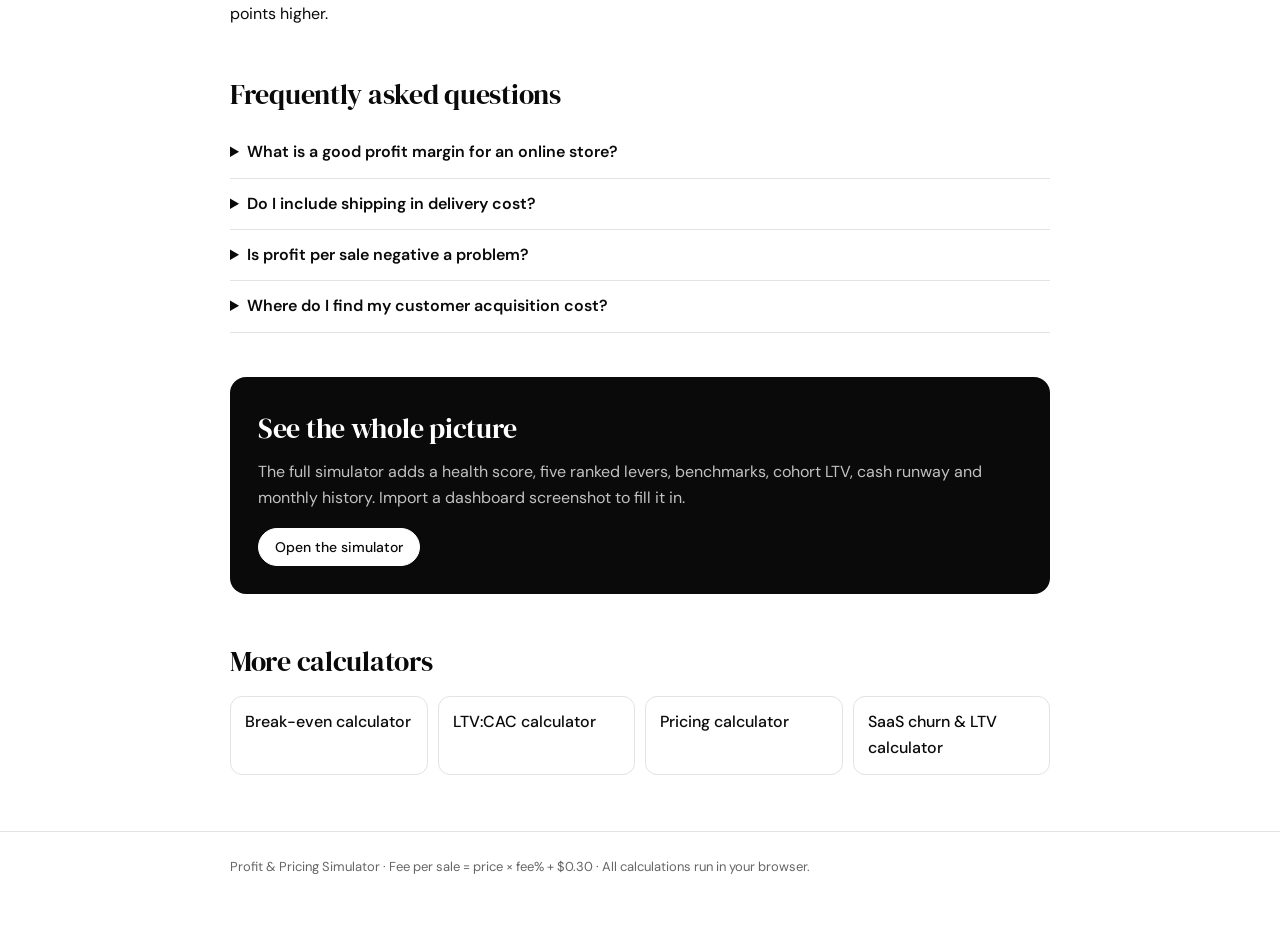
<file: profit-margin-calculator/index.html>
<!doctype html>
<html lang="en">
<head>
<meta charset="utf-8">
<meta name="viewport" content="width=device-width, initial-scale=1, viewport-fit=cover">
<title>Profit Per Sale &amp; Contribution Margin Calculator | Free</title>
<meta name="description" content="See exactly how much you keep from each sale after refunds, delivery costs, payment fees and the cost to acquire the customer. Contribution margin and profit per sale.">
<link rel="canonical" href="https://mitchmoneyy.github.io/profit-pricing-simulator/profit-margin-calculator/">
<meta name="theme-color" content="#0a0a0a">
<meta property="og:type" content="website"><meta property="og:url" content="https://mitchmoneyy.github.io/profit-pricing-simulator/profit-margin-calculator/">
<meta property="og:title" content="Profit Per Sale &amp; Contribution Margin Calculator"><meta property="og:description" content="See exactly how much you keep from each sale after refunds, delivery costs, payment fees and the cost to acquire the customer. Contribution margin and profit per sale.">
<meta property="og:image" content="https://mitchmoneyy.github.io/profit-pricing-simulator/og-image.png"><meta name="twitter:card" content="summary_large_image"><meta name="twitter:image" content="https://mitchmoneyy.github.io/profit-pricing-simulator/og-image.png">
<link rel="icon" href="../icon.svg" type="image/svg+xml"><link rel="apple-touch-icon" href="../apple-touch-icon.png"><link rel="manifest" href="../manifest.webmanifest">
<link rel="preconnect" href="https://fonts.googleapis.com"><link rel="preconnect" href="https://fonts.gstatic.com" crossorigin><link href="https://fonts.googleapis.com/css2?family=DM+Sans:opsz,wght@9..40,400;9..40,500;9..40,600&family=DM+Serif+Display&family=IBM+Plex+Mono:wght@400;500&display=swap" rel="stylesheet">
<link rel="stylesheet" href="../assets/pages.css">
<script type="application/ld+json">{"@context": "https://schema.org", "@type": "WebApplication", "name": "Profit per sale and margin calculator", "url": "https://mitchmoneyy.github.io/profit-pricing-simulator/profit-margin-calculator/", "applicationCategory": "BusinessApplication", "operatingSystem": "Any (web browser)", "isAccessibleForFree": true, "offers": {"@type": "Offer", "price": "0", "priceCurrency": "USD"}}</script>
<script type="application/ld+json">{"@context": "https://schema.org", "@type": "FAQPage", "mainEntity": [{"@type": "Question", "name": "What is a good profit margin for an online store?", "acceptedAnswer": {"@type": "Answer", "text": "It depends on the category, but a contribution margin of 40\u201355% before ads gives most stores enough room to pay for acquisition and still profit on the first order."}}, {"@type": "Question", "name": "Do I include shipping in delivery cost?", "acceptedAnswer": {"@type": "Answer", "text": "Include whatever you pay to fulfil an order: product cost, packaging, shipping you pay for, and per-order platform or app fees."}}, {"@type": "Question", "name": "Is profit per sale negative a problem?", "acceptedAnswer": {"@type": "Answer", "text": "Not always. If customers buy again or subscribe, lifetime value can cover the loss on the first order. Use the LTV:CAC calculator to check."}}, {"@type": "Question", "name": "Where do I find my customer acquisition cost?", "acceptedAnswer": {"@type": "Answer", "text": "Divide last month's ad spend by the number of new customers it brought in. Many ad dashboards show this as cost per purchase or cost per acquisition."}}]}</script>
<script type="application/ld+json">{"@context": "https://schema.org", "@type": "BreadcrumbList", "itemListElement": [{"@type": "ListItem", "position": 1, "name": "Profit & Pricing Simulator", "item": "https://mitchmoneyy.github.io/profit-pricing-simulator/"}, {"@type": "ListItem", "position": 2, "name": "Profit margin calculator", "item": "https://mitchmoneyy.github.io/profit-pricing-simulator/profit-margin-calculator/"}]}</script>
</head>
<body>
<header><div class="wrap"><a class="brand" href="../"><span class="mark">%</span>Profit &amp; Pricing</a><a class="btn" href="../#app">Full simulator</a></div></header>
<main class="wrap">
<div class="crumb"><a href="../">Profit &amp; Pricing Simulator</a> / Profit margin calculator</div>
<h1>Profit per sale and margin calculator</h1>
<p class="lead">Gross margin hides the costs that eat online businesses: refunds, card fees and ads. Enter a sale to see what you actually keep.</p>
<section class="calc" aria-label="Calculator">
<div class="fields"><label class="f"><span>Price per sale</span><span class="in"><span class=u>$</span><input type="number" inputmode="decimal" data-k="price" id="k-price" value="68" step="any" min="0"></span></label><label class="f"><span>Delivery cost (COGS, shipping)</span><span class="in"><span class=u>$</span><input type="number" inputmode="decimal" data-k="delivery" id="k-delivery" value="22" step="any" min="0"></span></label><label class="f"><span>Payment fee</span><span class="in"><input type="number" inputmode="decimal" data-k="feePct" id="k-feePct" value="2.9" step="any" min="0"><span class=u>%</span></span></label><label class="f"><span>Refund rate</span><span class="in"><input type="number" inputmode="decimal" data-k="refund" id="k-refund" value="6" step="any" min="0"><span class=u>%</span></span></label><label class="f"><span>Cost to acquire a customer</span><span class="in"><span class=u>$</span><input type="number" inputmode="decimal" data-k="cacDirect" id="k-cacDirect" value="15.87" step="any" min="0"></span></label></div>
<div class="out" aria-live="polite"><div class="o main"><div class="l">Profit per sale</div><div class="v" id="oPps">—</div></div><div class="o"><div class="l">Contribution per sale</div><div class="v" id="oContrib">—</div></div><div class="o"><div class="l">Contribution margin</div><div class="v" id="oMargin">—</div></div><div class="o"><div class="l">Payment fee per sale</div><div class="v" id="oFee">—</div></div><div class="o"><div class="l">Refund cost per sale</div><div class="v" id="oRef">—</div></div><a class="btn" id="openFull" href="../#app">Open in the full simulator</a><p class="note">Free, no sign-up. Results stay in your browser.</p></div>
</section>
<h2>The formula</h2>
<div class="formula">Fee per sale = price × fee% + $0.30<br>Refund cost = price × refund rate<br>Contribution = price − refund cost − delivery cost − fee<br>Contribution margin = contribution ÷ price<br>Profit per sale = contribution − customer acquisition cost</div>
<h2>Gross margin vs contribution margin vs profit per sale</h2>
<div class="tw"><table><tr><th>Measure</th><th>Subtracts</th><th>Example ($68 sale)</th></tr>
<tr><td>Gross margin</td><td>Product and delivery cost</td><td class="n">$46.00 (68%)</td></tr>
<tr><td>Contribution margin</td><td>+ refunds and payment fees</td><td class="n">$39.65 (58%)</td></tr>
<tr><td>Profit per sale</td><td>+ cost to acquire the customer</td><td class="n">$23.78 (35%)</td></tr></table></div>
<p>The gap between the first and last line is why stores with healthy-looking gross margins can still lose money: refunds, fees and ads are paid on every order.</p>
<h2>Typical contribution margins by business model</h2>
<p>Rough ranges for an average business: e-commerce around 35%, agencies around 35%, creators and memberships around 65%, SaaS around 70%, online courses around 75%. Top performers run 15–20 points higher.</p>
<h2>Frequently asked questions</h2>
<details><summary>What is a good profit margin for an online store?</summary><p>It depends on the category, but a contribution margin of 40–55% before ads gives most stores enough room to pay for acquisition and still profit on the first order.</p></details><details><summary>Do I include shipping in delivery cost?</summary><p>Include whatever you pay to fulfil an order: product cost, packaging, shipping you pay for, and per-order platform or app fees.</p></details><details><summary>Is profit per sale negative a problem?</summary><p>Not always. If customers buy again or subscribe, lifetime value can cover the loss on the first order. Use the LTV:CAC calculator to check.</p></details><details><summary>Where do I find my customer acquisition cost?</summary><p>Divide last month&#x27;s ad spend by the number of new customers it brought in. Many ad dashboards show this as cost per purchase or cost per acquisition.</p></details>
<section class="cta"><h2>See the whole picture</h2><p>The full simulator adds a health score, five ranked levers, benchmarks, cohort LTV, cash runway and monthly history. Import a dashboard screenshot to fill it in.</p><a class="btn" href="../#app">Open the simulator</a></section>
<h2>More calculators</h2>
<div class="related"><a href="../break-even-calculator/">Break-even calculator</a><a href="../ltv-cac-calculator/">LTV:CAC calculator</a><a href="../pricing-calculator/">Pricing calculator</a><a href="../saas-churn-ltv-calculator/">SaaS churn & LTV calculator</a></div>
</main>
<footer><div class="wrap">Profit &amp; Pricing Simulator · Fee per sale = price × fee% + $0.30 · All calculations run in your browser.</div></footer>
<script src="../assets/pages.js"></script>
<script>Calc.start(s => { s.model = 'onetime'; const m = Calc.compute(s);
  oPps.textContent = Calc.money(m.pps); oContrib.textContent = Calc.money(m.contribution); oMargin.textContent = Calc.pct(m.margin);
  oFee.textContent = Calc.money(m.fee); oRef.textContent = Calc.money(s.price * m.r);
  return {state: {ad: s.cacDirect * 882, visitors: 42000, conv: 2.1}}; });</script>
</body>
</html>
</file>
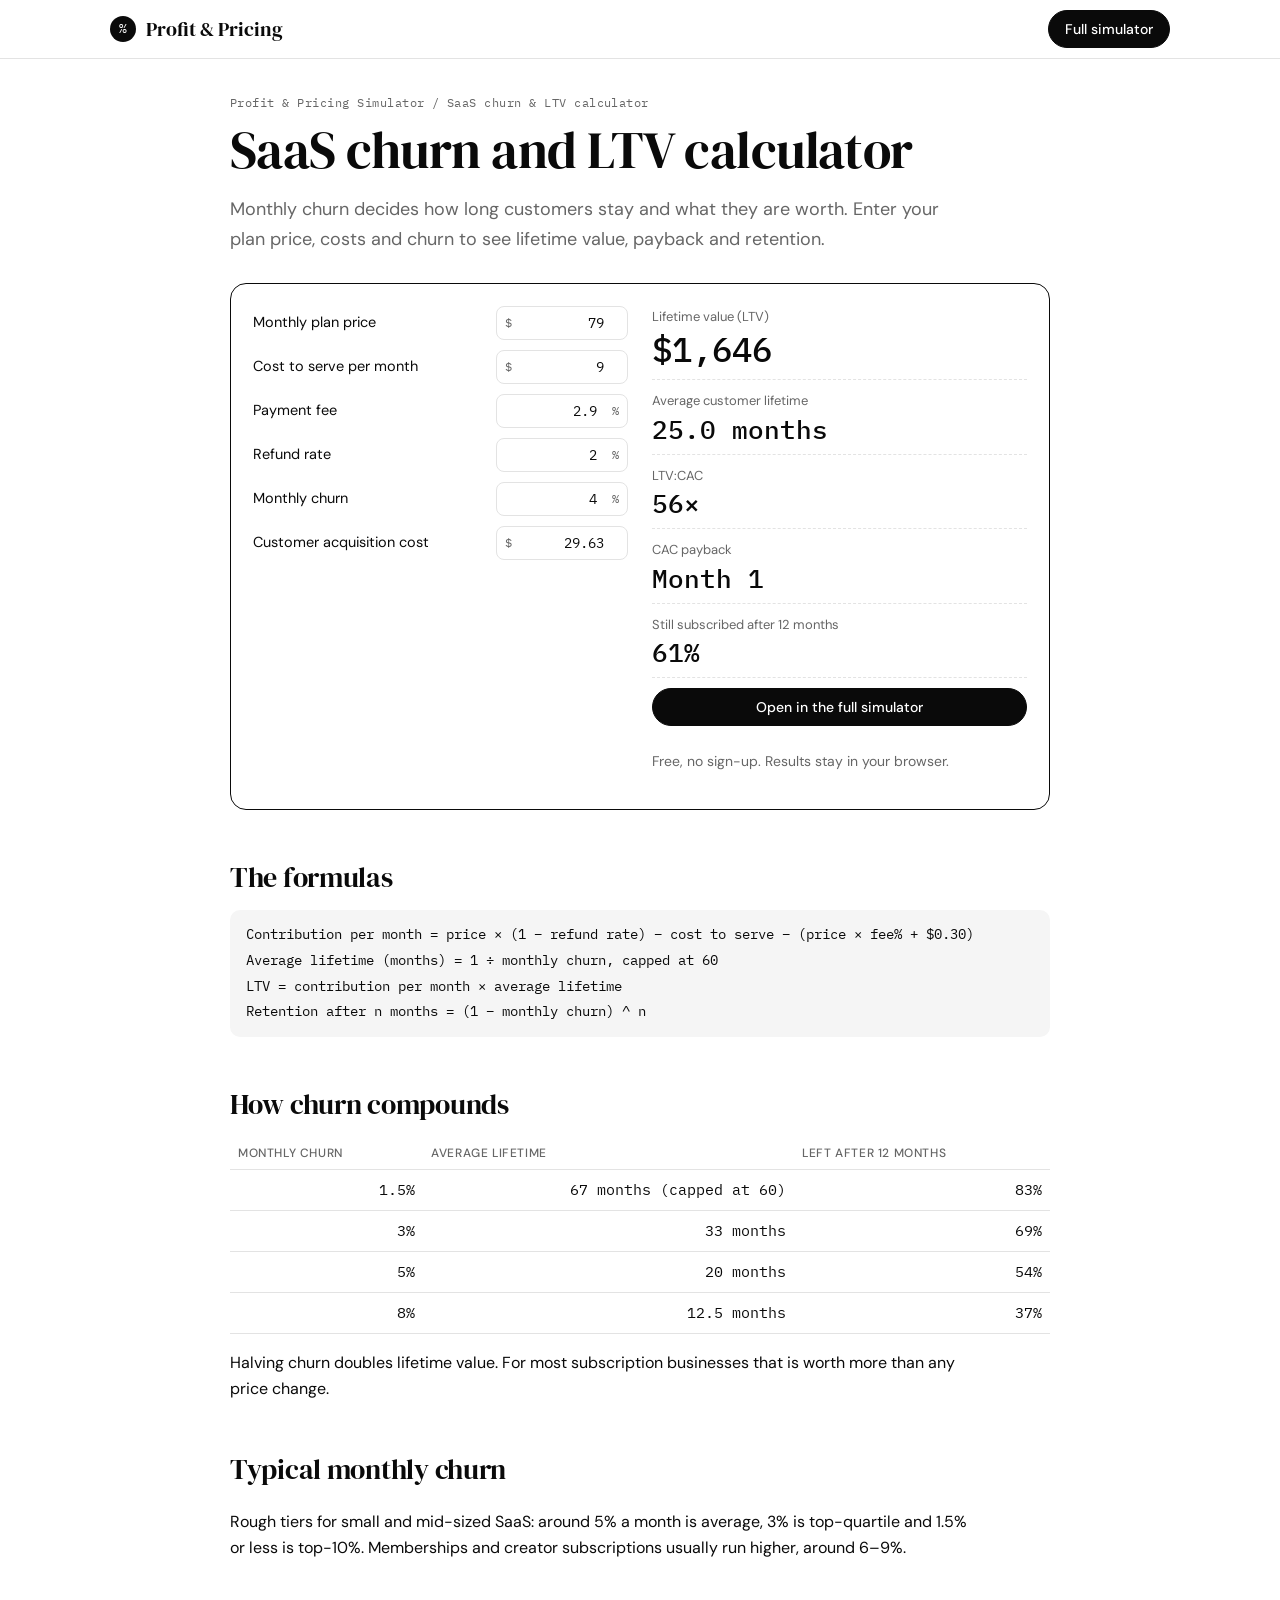
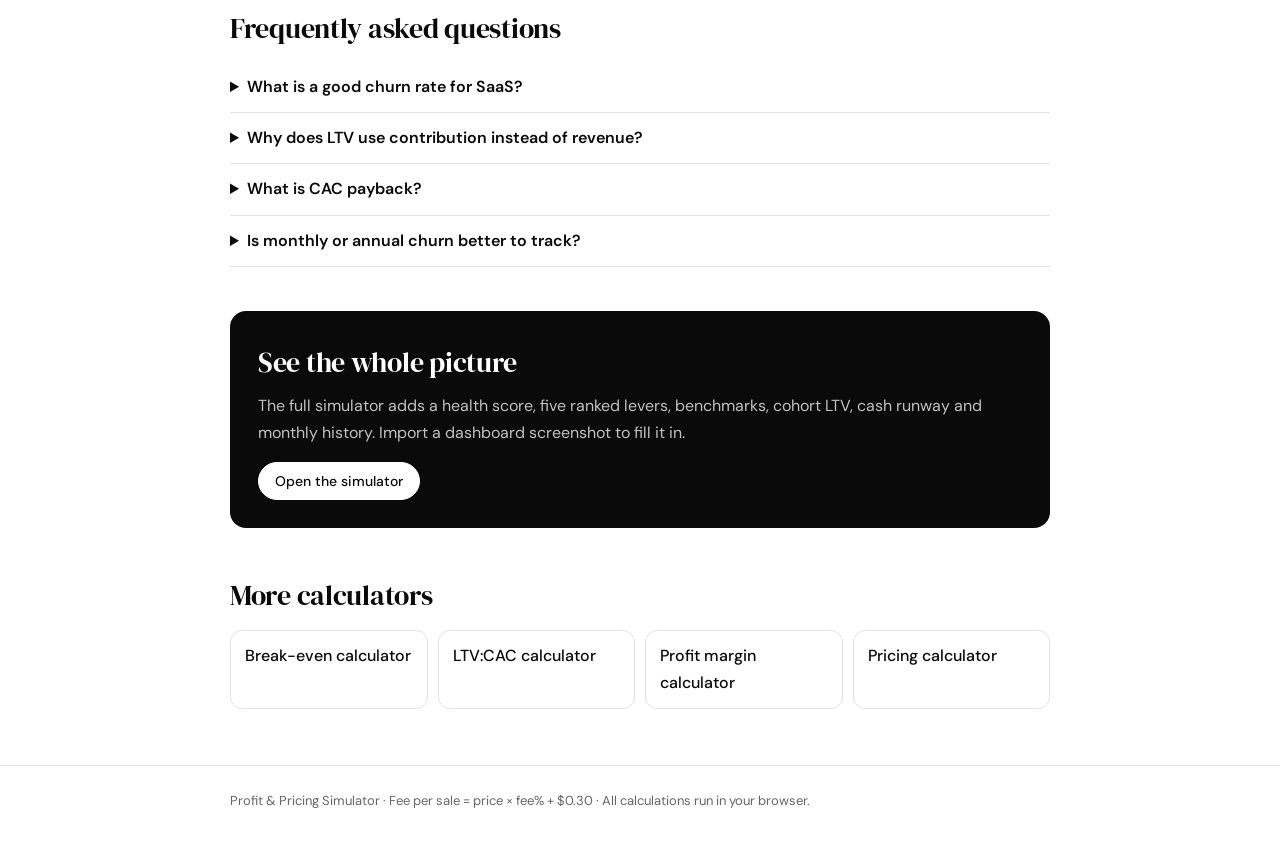
<file: saas-churn-ltv-calculator/index.html>
<!doctype html>
<html lang="en">
<head>
<meta charset="utf-8">
<meta name="viewport" content="width=device-width, initial-scale=1, viewport-fit=cover">
<title>SaaS LTV &amp; Churn Calculator – Customer Lifetime and Payback | Free</title>
<meta name="description" content="Calculate SaaS customer lifetime value from monthly churn, see average customer lifetime, CAC payback months and how many customers remain after 12 months.">
<link rel="canonical" href="https://mitchmoneyy.github.io/profit-pricing-simulator/saas-churn-ltv-calculator/">
<meta name="theme-color" content="#0a0a0a">
<meta property="og:type" content="website"><meta property="og:url" content="https://mitchmoneyy.github.io/profit-pricing-simulator/saas-churn-ltv-calculator/">
<meta property="og:title" content="SaaS LTV &amp; Churn Calculator – Customer Lifetime and Payback"><meta property="og:description" content="Calculate SaaS customer lifetime value from monthly churn, see average customer lifetime, CAC payback months and how many customers remain after 12 months.">
<meta property="og:image" content="https://mitchmoneyy.github.io/profit-pricing-simulator/og-image.png"><meta name="twitter:card" content="summary_large_image"><meta name="twitter:image" content="https://mitchmoneyy.github.io/profit-pricing-simulator/og-image.png">
<link rel="icon" href="../icon.svg" type="image/svg+xml"><link rel="apple-touch-icon" href="../apple-touch-icon.png"><link rel="manifest" href="../manifest.webmanifest">
<link rel="preconnect" href="https://fonts.googleapis.com"><link rel="preconnect" href="https://fonts.gstatic.com" crossorigin><link href="https://fonts.googleapis.com/css2?family=DM+Sans:opsz,wght@9..40,400;9..40,500;9..40,600&family=DM+Serif+Display&family=IBM+Plex+Mono:wght@400;500&display=swap" rel="stylesheet">
<link rel="stylesheet" href="../assets/pages.css">
<script type="application/ld+json">{"@context": "https://schema.org", "@type": "WebApplication", "name": "SaaS churn and LTV calculator", "url": "https://mitchmoneyy.github.io/profit-pricing-simulator/saas-churn-ltv-calculator/", "applicationCategory": "BusinessApplication", "operatingSystem": "Any (web browser)", "isAccessibleForFree": true, "offers": {"@type": "Offer", "price": "0", "priceCurrency": "USD"}}</script>
<script type="application/ld+json">{"@context": "https://schema.org", "@type": "FAQPage", "mainEntity": [{"@type": "Question", "name": "What is a good churn rate for SaaS?", "acceptedAnswer": {"@type": "Answer", "text": "For small-business SaaS, 3\u20135% monthly is common and under 2% is excellent. Enterprise products often see well under 1% monthly."}}, {"@type": "Question", "name": "Why does LTV use contribution instead of revenue?", "acceptedAnswer": {"@type": "Answer", "text": "Hosting, support and payment fees are paid every month the customer stays. Revenue-based LTV ignores them and overstates what a customer is worth."}}, {"@type": "Question", "name": "What is CAC payback?", "acceptedAnswer": {"@type": "Answer", "text": "The month in which a customer's cumulative contribution, after churn, first exceeds what you paid to acquire them. Under 12 months is a common target."}}, {"@type": "Question", "name": "Is monthly or annual churn better to track?", "acceptedAnswer": {"@type": "Answer", "text": "Track monthly for decisions, since it reacts faster. Annual retention equals (1 \u2212 monthly churn)^12."}}]}</script>
<script type="application/ld+json">{"@context": "https://schema.org", "@type": "BreadcrumbList", "itemListElement": [{"@type": "ListItem", "position": 1, "name": "Profit & Pricing Simulator", "item": "https://mitchmoneyy.github.io/profit-pricing-simulator/"}, {"@type": "ListItem", "position": 2, "name": "SaaS churn & LTV calculator", "item": "https://mitchmoneyy.github.io/profit-pricing-simulator/saas-churn-ltv-calculator/"}]}</script>
</head>
<body>
<header><div class="wrap"><a class="brand" href="../"><span class="mark">%</span>Profit &amp; Pricing</a><a class="btn" href="../#app">Full simulator</a></div></header>
<main class="wrap">
<div class="crumb"><a href="../">Profit &amp; Pricing Simulator</a> / SaaS churn & LTV calculator</div>
<h1>SaaS churn and LTV calculator</h1>
<p class="lead">Monthly churn decides how long customers stay and what they are worth. Enter your plan price, costs and churn to see lifetime value, payback and retention.</p>
<section class="calc" aria-label="Calculator">
<div class="fields"><label class="f"><span>Monthly plan price</span><span class="in"><span class=u>$</span><input type="number" inputmode="decimal" data-k="price" id="k-price" value="79" step="any" min="0"></span></label><label class="f"><span>Cost to serve per month</span><span class="in"><span class=u>$</span><input type="number" inputmode="decimal" data-k="delivery" id="k-delivery" value="9" step="any" min="0"></span></label><label class="f"><span>Payment fee</span><span class="in"><input type="number" inputmode="decimal" data-k="feePct" id="k-feePct" value="2.9" step="any" min="0"><span class=u>%</span></span></label><label class="f"><span>Refund rate</span><span class="in"><input type="number" inputmode="decimal" data-k="refund" id="k-refund" value="2" step="any" min="0"><span class=u>%</span></span></label><label class="f"><span>Monthly churn</span><span class="in"><input type="number" inputmode="decimal" data-k="churn" id="k-churn" value="4" step="any" min="0"><span class=u>%</span></span></label><label class="f"><span>Customer acquisition cost</span><span class="in"><span class=u>$</span><input type="number" inputmode="decimal" data-k="cacDirect" id="k-cacDirect" value="29.63" step="any" min="0"></span></label></div>
<div class="out" aria-live="polite"><div class="o main"><div class="l">Lifetime value (LTV)</div><div class="v" id="oLtv">—</div></div><div class="o"><div class="l">Average customer lifetime</div><div class="v" id="oLife">—</div></div><div class="o"><div class="l">LTV:CAC</div><div class="v" id="oRatio">—</div></div><div class="o"><div class="l">CAC payback</div><div class="v" id="oPay">—</div></div><div class="o"><div class="l">Still subscribed after 12 months</div><div class="v" id="oRet">—</div></div><a class="btn" id="openFull" href="../#app">Open in the full simulator</a><p class="note">Free, no sign-up. Results stay in your browser.</p></div>
</section>
<h2>The formulas</h2>
<div class="formula">Contribution per month = price × (1 − refund rate) − cost to serve − (price × fee% + $0.30)<br>Average lifetime (months) = 1 ÷ monthly churn, capped at 60<br>LTV = contribution per month × average lifetime<br>Retention after n months = (1 − monthly churn) ^ n</div>
<h2>How churn compounds</h2>
<div class="tw"><table><tr><th>Monthly churn</th><th>Average lifetime</th><th>Left after 12 months</th></tr>
<tr><td class="n">1.5%</td><td class="n">67 months (capped at 60)</td><td class="n">83%</td></tr>
<tr><td class="n">3%</td><td class="n">33 months</td><td class="n">69%</td></tr>
<tr><td class="n">5%</td><td class="n">20 months</td><td class="n">54%</td></tr>
<tr><td class="n">8%</td><td class="n">12.5 months</td><td class="n">37%</td></tr></table></div>
<p>Halving churn doubles lifetime value. For most subscription businesses that is worth more than any price change.</p>
<h2>Typical monthly churn</h2>
<p>Rough tiers for small and mid-sized SaaS: around 5% a month is average, 3% is top-quartile and 1.5% or less is top-10%. Memberships and creator subscriptions usually run higher, around 6–9%.</p>
<h2>Frequently asked questions</h2>
<details><summary>What is a good churn rate for SaaS?</summary><p>For small-business SaaS, 3–5% monthly is common and under 2% is excellent. Enterprise products often see well under 1% monthly.</p></details><details><summary>Why does LTV use contribution instead of revenue?</summary><p>Hosting, support and payment fees are paid every month the customer stays. Revenue-based LTV ignores them and overstates what a customer is worth.</p></details><details><summary>What is CAC payback?</summary><p>The month in which a customer&#x27;s cumulative contribution, after churn, first exceeds what you paid to acquire them. Under 12 months is a common target.</p></details><details><summary>Is monthly or annual churn better to track?</summary><p>Track monthly for decisions, since it reacts faster. Annual retention equals (1 − monthly churn)^12.</p></details>
<section class="cta"><h2>See the whole picture</h2><p>The full simulator adds a health score, five ranked levers, benchmarks, cohort LTV, cash runway and monthly history. Import a dashboard screenshot to fill it in.</p><a class="btn" href="../#app">Open the simulator</a></section>
<h2>More calculators</h2>
<div class="related"><a href="../break-even-calculator/">Break-even calculator</a><a href="../ltv-cac-calculator/">LTV:CAC calculator</a><a href="../profit-margin-calculator/">Profit margin calculator</a><a href="../pricing-calculator/">Pricing calculator</a></div>
</main>
<footer><div class="wrap">Profit &amp; Pricing Simulator · Fee per sale = price × fee% + $0.30 · All calculations run in your browser.</div></footer>
<script src="../assets/pages.js"></script>
<script>Calc.start(s => { s.model = 'subscription'; const m = Calc.compute(s), c = s.churn / 100;
  oLtv.textContent = Calc.money(m.ltv); oLife.textContent = Calc.num(m.life, 1) + ' months'; oRatio.textContent = Calc.x(m.ratio);
  let pay = null, tot = 0; for (let k = 0; k < 120; k++){ tot += m.contribution * Math.pow(1 - c, k); if (tot >= m.cac){ pay = k + 1; break; } }
  oPay.textContent = pay ? 'Month ' + pay : 'More than 10 years'; oRet.textContent = Calc.pct(Math.pow(1 - c, 12) * 100, 0);
  return {state: {ad: s.cacDirect * 540, visitors: 30000, conv: 1.8}}; }, 'saas');</script>
</body>
</html>
</file>
<file: assets/pages.css>
:root{--bg:#fff;--fg:#0a0a0a;--muted:#666;--line:#e3e3e3;--soft:#f5f5f5;--card:#fff;--btn-bg:#0a0a0a;--btn-fg:#fff;
--serif:'DM Serif Display',Georgia,serif;--sans:'DM Sans',system-ui,-apple-system,Segoe UI,sans-serif;--mono:'IBM Plex Mono',ui-monospace,Menlo,monospace;color-scheme:light}
@media (prefers-color-scheme:dark){:root:not([data-theme="light"]){--bg:#0d0d0d;--fg:#e8e8e8;--muted:#9a9a9a;--line:#2a2a2a;--soft:#161616;--card:#121212;--btn-bg:#e8e8e8;--btn-fg:#0d0d0d;color-scheme:dark}}
:root[data-theme="dark"]{--bg:#0d0d0d;--fg:#e8e8e8;--muted:#9a9a9a;--line:#2a2a2a;--soft:#161616;--card:#121212;--btn-bg:#e8e8e8;--btn-fg:#0d0d0d;color-scheme:dark}
*{box-sizing:border-box}[hidden]{display:none!important}
body{margin:0;background:var(--bg);color:var(--fg);font:16px/1.65 var(--sans);-webkit-font-smoothing:antialiased}
a{color:inherit}
.wrap{max-width:860px;margin:0 auto;padding-left:max(20px,env(safe-area-inset-left,0px));padding-right:max(20px,env(safe-area-inset-right,0px))}
header{border-bottom:1px solid var(--line)}
header .wrap{display:flex;justify-content:space-between;align-items:center;height:58px;gap:12px;max-width:1100px}
.brand{display:flex;align-items:center;gap:10px;font-family:var(--serif);font-size:20px;text-decoration:none;white-space:nowrap}
.mark{width:26px;height:26px;border-radius:50%;background:var(--fg);color:var(--bg);display:grid;place-items:center;font-family:var(--mono);font-size:13px}
.btn{display:inline-flex;align-items:center;justify-content:center;border:1px solid var(--btn-bg);background:var(--btn-bg);color:var(--btn-fg);padding:9px 16px;border-radius:999px;font:500 14px var(--sans);text-decoration:none;cursor:pointer;white-space:nowrap}
.btn.ghost{background:transparent;color:var(--fg);border-color:var(--line)}
.btn:focus-visible,input:focus-visible,select:focus-visible{outline:2px solid var(--fg);outline-offset:2px}
.crumb{font-family:var(--mono);font-size:12px;color:var(--muted);margin-top:34px;letter-spacing:.04em}
.crumb a{text-decoration:none}
h1,h2,h3{font-family:var(--serif);font-weight:400;letter-spacing:-.01em;text-wrap:balance;margin:0}
h1{font-size:clamp(34px,5vw,52px);line-height:1.05;margin:10px 0 14px}
h2{font-size:28px;margin:44px 0 10px}
h3{font-size:20px;margin:24px 0 6px}
.lead{font-size:18px;color:var(--muted);max-width:62ch}
p,li{max-width:68ch}
.calc{border:1px solid var(--fg);border-radius:16px;padding:22px;margin:28px 0;display:grid;grid-template-columns:minmax(0,1fr) minmax(0,1fr);gap:24px}
.fields{display:flex;flex-direction:column;gap:10px}
.f{display:flex;justify-content:space-between;align-items:center;gap:10px;font-size:14.5px}
.f .in{display:flex;align-items:center;border:1px solid var(--line);border-radius:8px;padding:0 8px;width:132px;flex:none;background:var(--card)}
.f .in:focus-within{border-color:var(--fg)}
.f input,.f select{border:0;background:transparent;font:14px var(--mono);padding:7px 0;width:100%;text-align:right;color:inherit;min-width:0}
.f select{text-align:left;font-family:var(--sans)}
.f .u{font:12px var(--mono);color:var(--muted)}
.out{display:flex;flex-direction:column;gap:10px}
.o{border-bottom:1px dashed var(--line);padding-bottom:8px}
.o .l{font-size:13px;color:var(--muted)}
.o .v{font:500 26px var(--mono);font-variant-numeric:tabular-nums}
.o.main .v{font-size:34px}
.note{font-size:14px;color:var(--muted)}
.formula{font:13.5px/1.9 var(--mono);background:var(--soft);border-radius:10px;padding:12px 16px;overflow-x:auto;white-space:nowrap}
table{border-collapse:collapse;width:100%;font-size:14.5px}
.tw{overflow-x:auto}
th,td{text-align:left;padding:8px;border-bottom:1px solid var(--line)}
th{font:500 12px var(--sans);text-transform:uppercase;letter-spacing:.05em;color:var(--muted)}
td.n{text-align:right;font-family:var(--mono);white-space:nowrap}
details{border-bottom:1px solid var(--line);padding:12px 0}
summary{cursor:pointer;font-weight:600}
details p{color:var(--muted);margin:8px 0 0}
.cta{background:var(--fg);color:var(--bg);border-radius:16px;padding:28px;margin:44px 0}
.cta h2{margin:0 0 8px}
.cta p{opacity:.75;margin:0 0 16px}
.cta .btn{background:var(--bg);color:var(--fg);border-color:var(--bg)}
.related{display:grid;grid-template-columns:repeat(auto-fit,minmax(180px,1fr));gap:10px;margin-top:12px}
.related a{border:1px solid var(--line);border-radius:12px;padding:12px 14px;text-decoration:none;font-weight:500}
.related a:hover{border-color:var(--fg)}
footer{border-top:1px solid var(--line);margin-top:56px;padding:24px 0 48px;color:var(--muted);font-size:13px}
@media (max-width:700px){.calc{grid-template-columns:minmax(0,1fr)}.wrap{padding-left:max(16px,env(safe-area-inset-left,0px));padding-right:max(16px,env(safe-area-inset-right,0px))}}
@media (max-width:400px){header .btn{padding:7px 12px;font-size:13px}.brand{font-size:18px}.calc{padding:16px}.f .in{width:108px}.f{font-size:14px}}
@media (prefers-reduced-motion:reduce){*{transition:none!important}}
</file>
